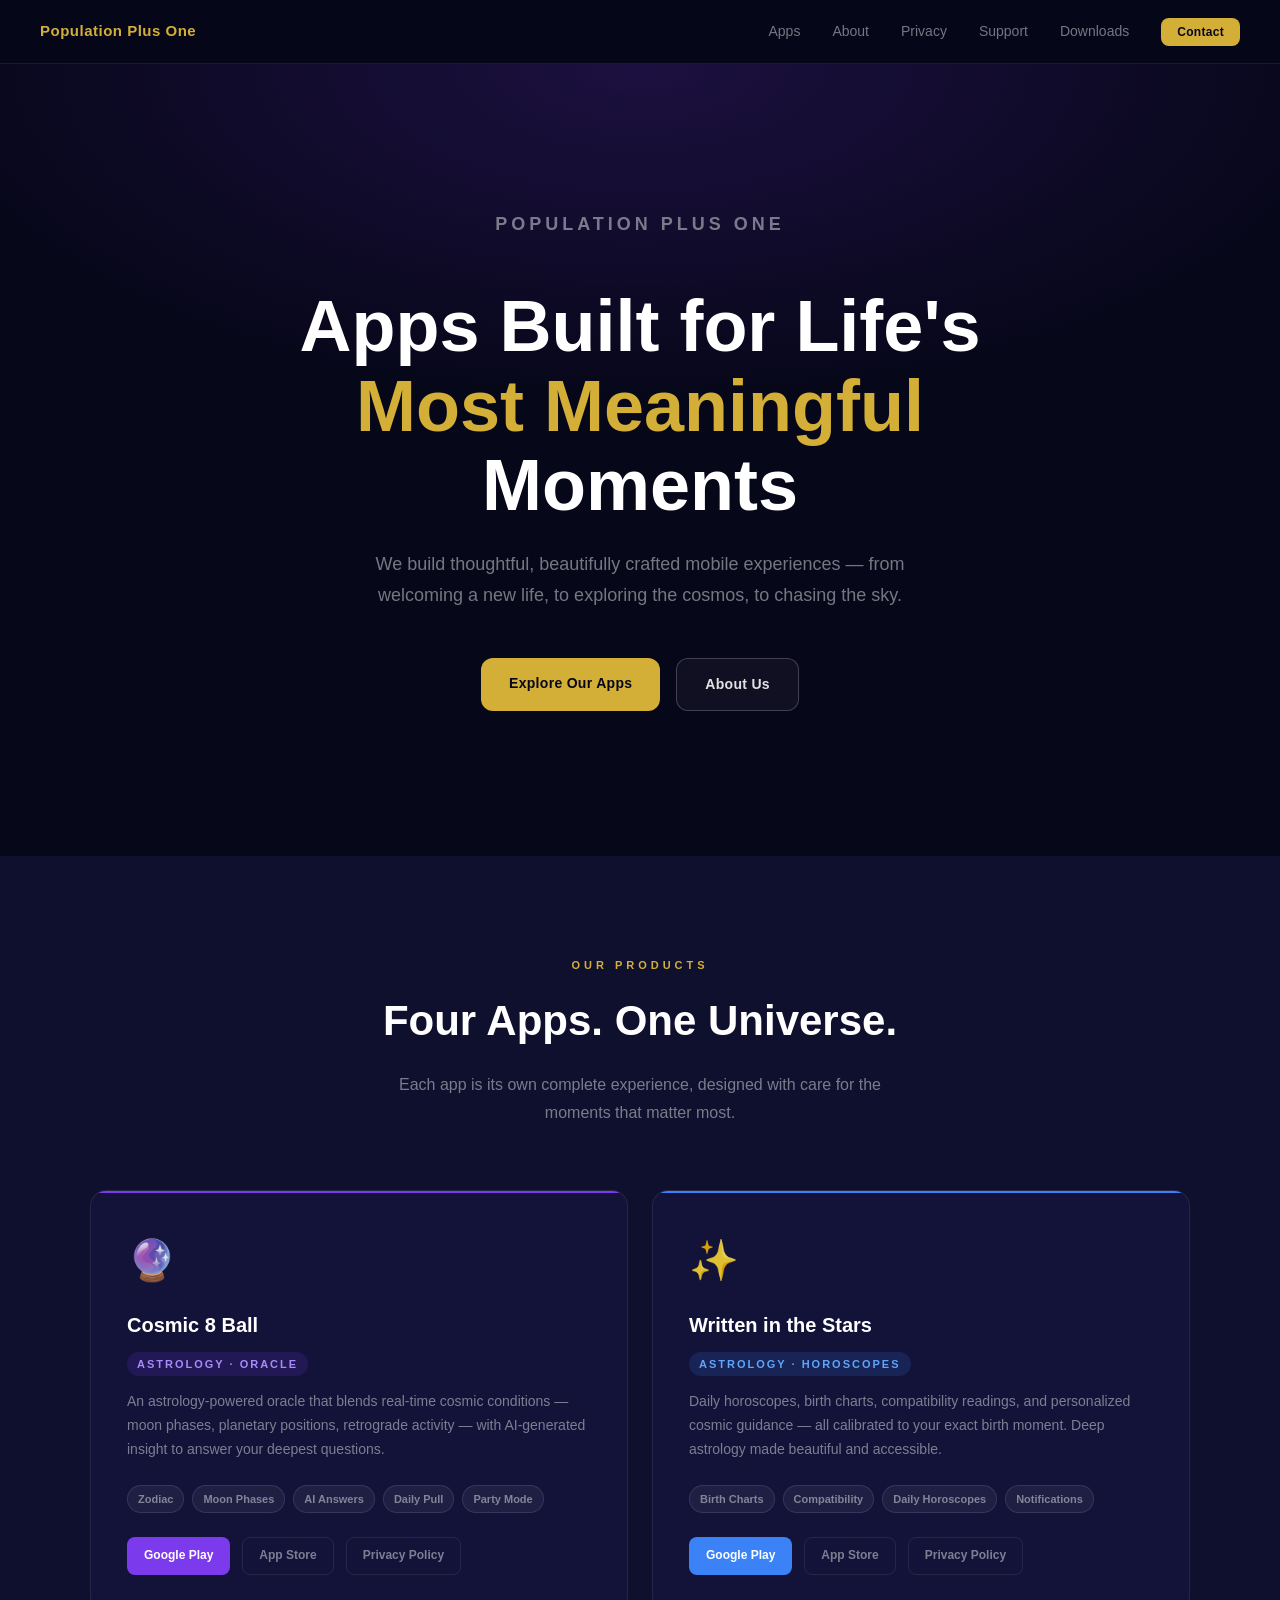
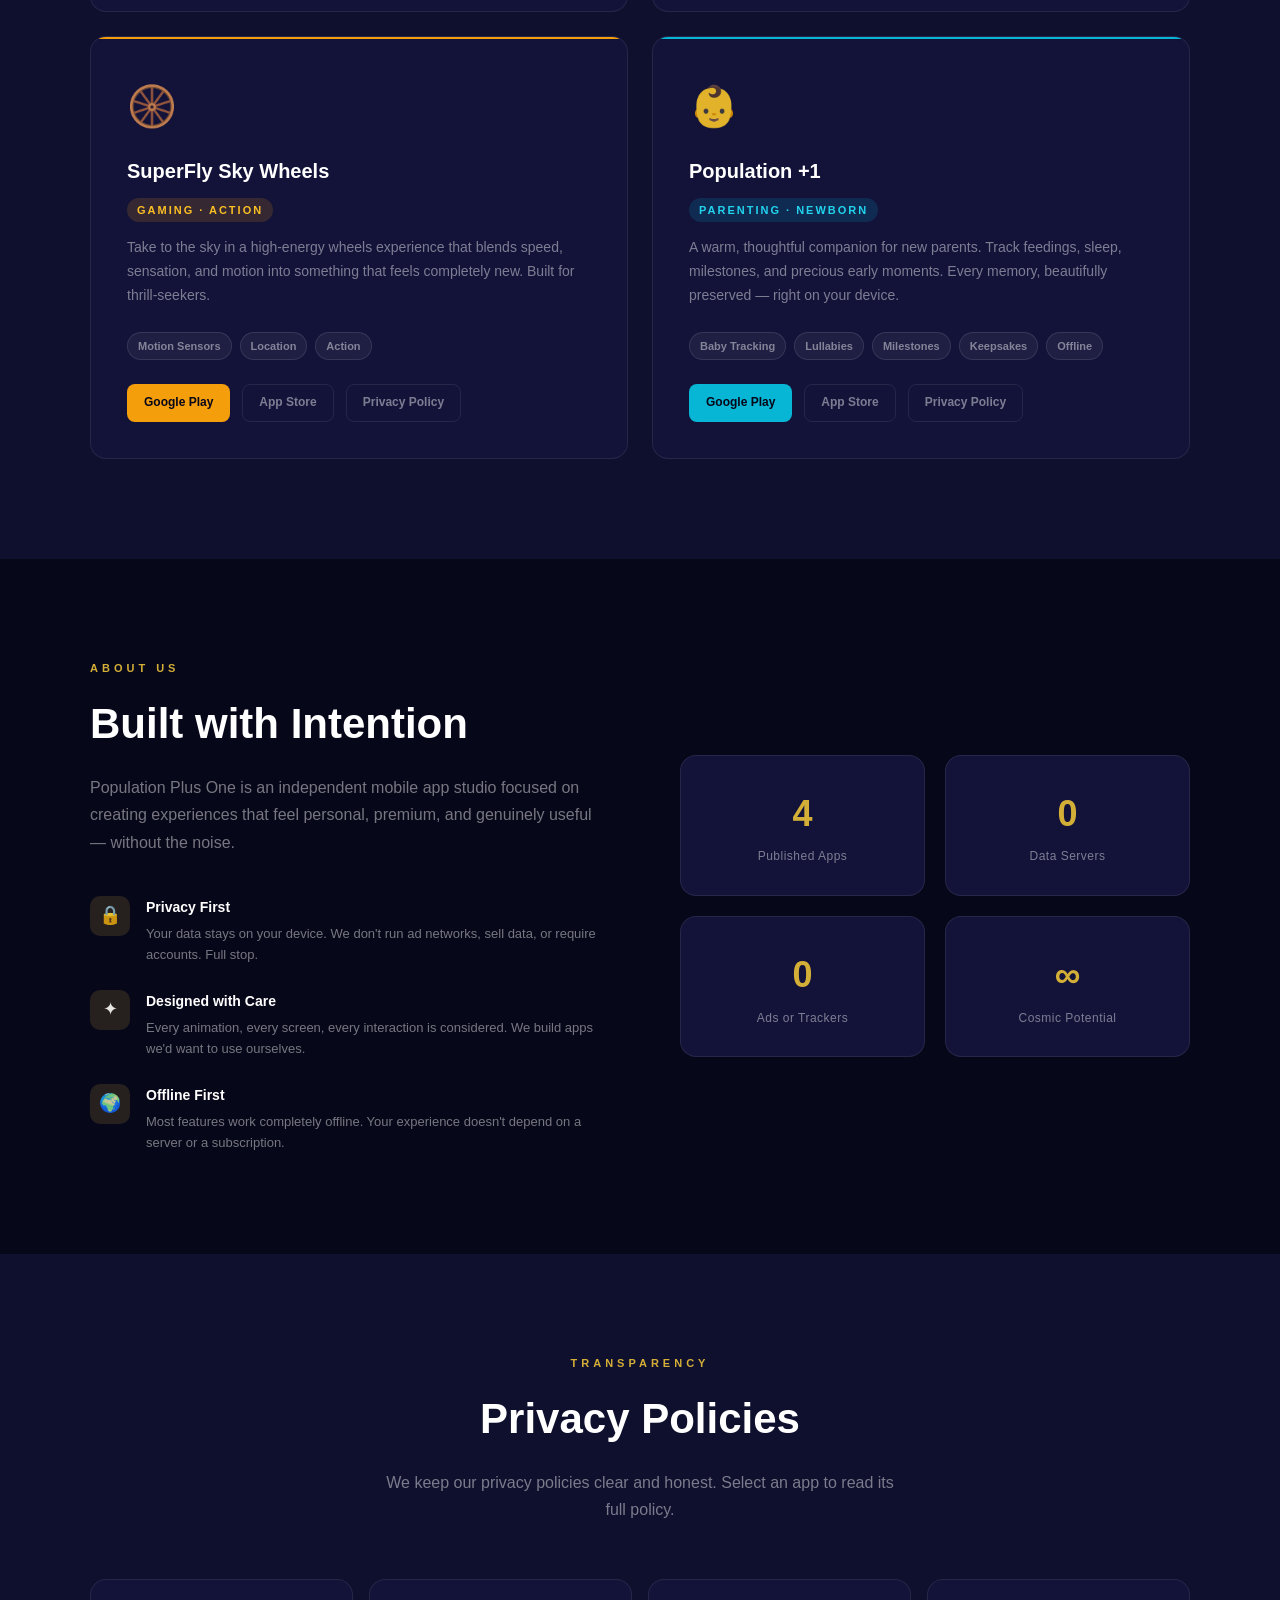
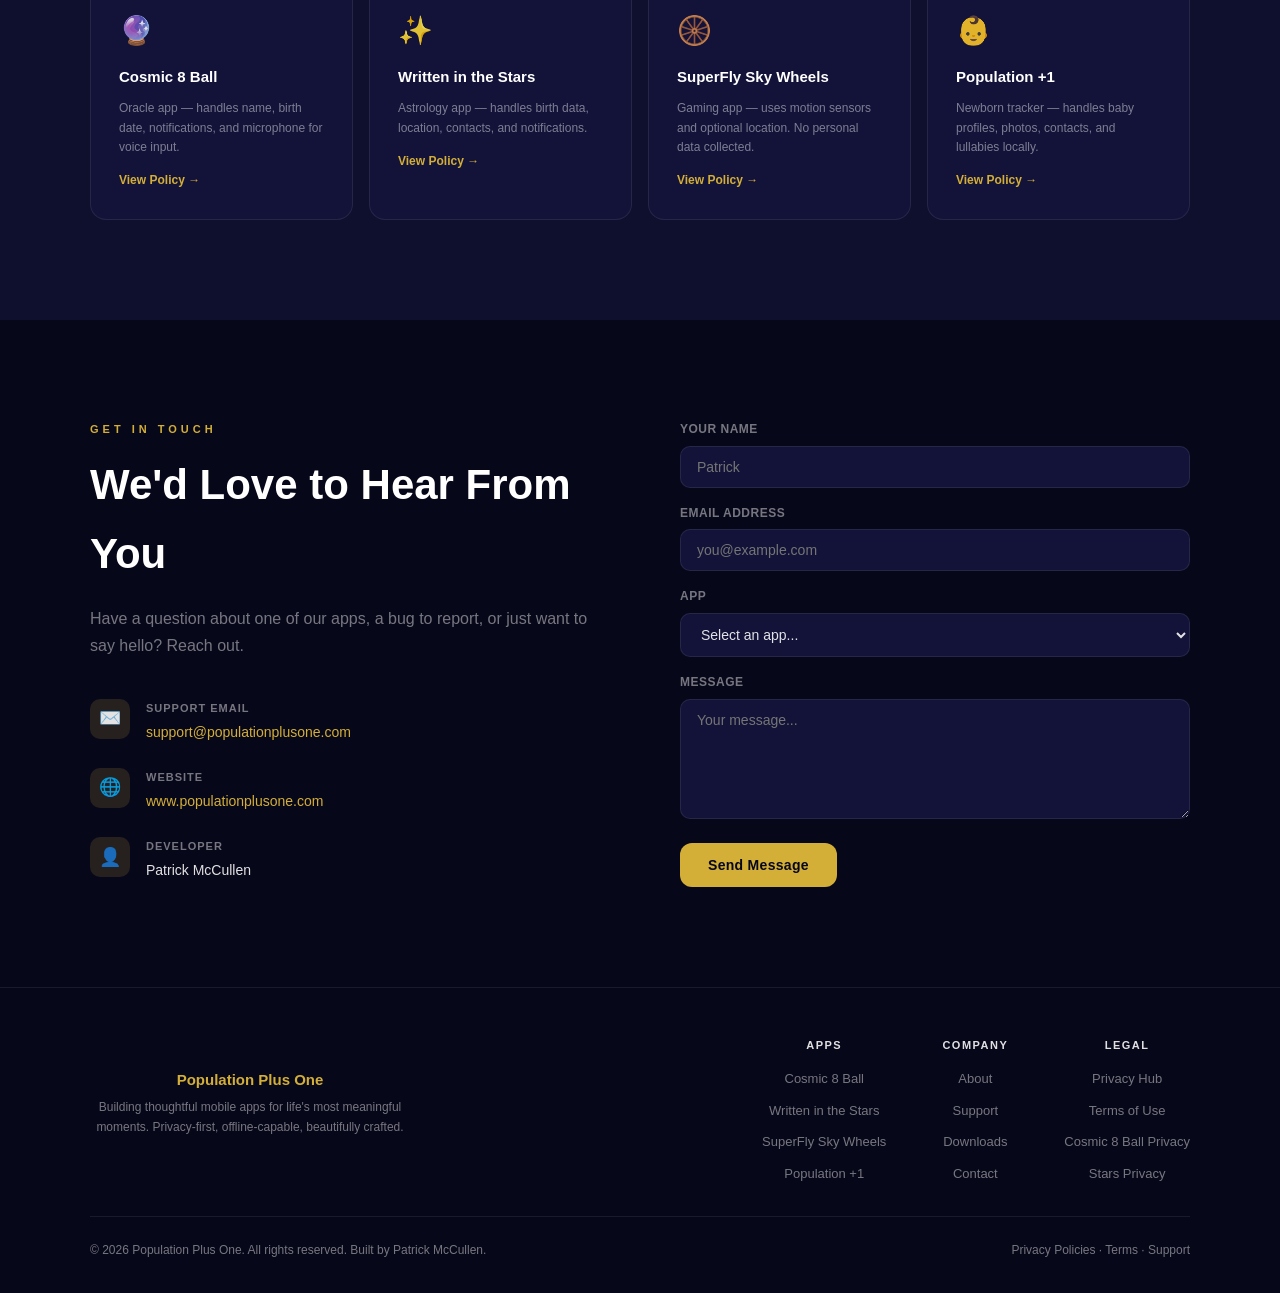
<file: index.html>
<!DOCTYPE html>
<html lang="en">
<head>
    <meta charset="UTF-8">
    <meta name="viewport" content="width=device-width, initial-scale=1.0">
    <title>Population Plus One — Mobile Apps for Life's Moments</title>
    <meta name="description" content="Population Plus One builds thoughtful mobile apps for life's most meaningful moments — from newborns to the cosmos.">
    <meta name="author" content="Patrick McCullen">
    <link rel="stylesheet" href="site.css">
    <style>
        *, *::before, *::after { box-sizing: border-box; margin: 0; padding: 0; }

        :root {
            --bg:          #07071a;
            --surface:     #0f0f2e;
            --card:        #13133a;
            --border:      rgba(255,255,255,0.08);
            --gold:        #d4af37;
            --gold-dim:    rgba(212,175,55,0.15);
            --purple:      #7c3aed;
            --purple-dim:  rgba(124,58,237,0.15);
            --text:        rgba(255,255,255,0.88);
            --muted:       rgba(255,255,255,0.45);
            --radius:      16px;
        }

        html { scroll-behavior: smooth; }

        body {
            font-family: -apple-system, BlinkMacSystemFont, 'Segoe UI', Roboto, sans-serif;
            background: var(--bg);
            color: var(--text);
            line-height: 1.65;
        }

        /* ── NAV ── */
        nav {
            position: sticky; top: 0; z-index: 100;
            display: flex; justify-content: space-between; align-items: center;
            padding: 0 40px; height: 64px;
            background: rgba(7,7,26,0.92);
            backdrop-filter: blur(12px);
            border-bottom: 1px solid var(--border);
        }
        .nav-logo { font-size: 15px; font-weight: 700; color: var(--gold); letter-spacing: 0.5px; }
        .nav-links { display: flex; gap: 32px; list-style: none; }
        .nav-links a { color: var(--muted); text-decoration: none; font-size: 14px; transition: color 0.2s; }
        .nav-links a:hover { color: var(--text); }

        /* ── HERO ── */
        .hero {
            min-height: 88vh;
            display: flex; flex-direction: column; align-items: center; justify-content: center;
            text-align: center; padding: 80px 24px;
            background: radial-gradient(ellipse 80% 60% at 50% 0%, rgba(124,58,237,0.18) 0%, transparent 70%);
        }
        .hero-eyebrow {
            font-size: 11px; font-weight: 700; letter-spacing: 4px; text-transform: uppercase;
            color: var(--gold); margin-bottom: 20px;
        }
        .hero h1 {
            font-size: clamp(36px, 6vw, 72px); font-weight: 800; line-height: 1.1;
            color: #fff; max-width: 800px; margin-bottom: 24px;
        }
        .hero h1 span { color: var(--gold); }
        .hero p {
            font-size: 18px; color: var(--muted); max-width: 560px; margin-bottom: 48px; line-height: 1.7;
        }
        .hero-cta {
            display: inline-flex; gap: 16px; flex-wrap: wrap; justify-content: center;
        }
        .btn {
            display: inline-block; padding: 14px 28px; border-radius: 12px;
            font-size: 14px; font-weight: 700; text-decoration: none; transition: all 0.2s; letter-spacing: 0.3px;
        }
        .btn-primary { background: var(--gold); color: #07071a; }
        .btn-primary:hover { background: #e8c547; transform: translateY(-1px); }
        .btn-ghost {
            border: 1px solid rgba(255,255,255,0.2); color: var(--text);
            background: rgba(255,255,255,0.04);
        }
        .btn-ghost:hover { border-color: rgba(255,255,255,0.4); background: rgba(255,255,255,0.08); }

        /* ── SECTION ── */
        section { padding: 100px 24px; }
        .container { max-width: 1100px; margin: 0 auto; }
        .section-label {
            font-size: 11px; font-weight: 700; letter-spacing: 4px; text-transform: uppercase;
            color: var(--gold); margin-bottom: 12px;
        }
        .section-title { font-size: clamp(28px, 4vw, 42px); font-weight: 800; color: #fff; margin-bottom: 16px; }
        .section-sub { font-size: 16px; color: var(--muted); max-width: 520px; line-height: 1.7; }

        /* ── APP CARDS ── */
        #apps { background: var(--surface); }
        .apps-header { text-align: center; margin-bottom: 64px; }
        .apps-header .section-sub { margin: 0 auto; }
        .app-grid {
            display: grid; grid-template-columns: repeat(auto-fill, minmax(480px, 1fr)); gap: 24px;
        }
        .app-card {
            background: var(--card); border-radius: var(--radius);
            border: 1px solid var(--border); padding: 36px;
            transition: border-color 0.25s, transform 0.2s;
            position: relative; overflow: hidden;
        }
        .app-card::before {
            content: ''; position: absolute; top: 0; left: 0; right: 0; height: 2px;
            background: var(--card-accent, var(--gold));
        }
        .app-card:hover { border-color: rgba(255,255,255,0.16); transform: translateY(-2px); }
        .app-icon { font-size: 40px; margin-bottom: 16px; }
        .app-name { font-size: 20px; font-weight: 800; color: #fff; margin-bottom: 8px; }
        .app-category {
            display: inline-block; font-size: 11px; font-weight: 700; letter-spacing: 2px;
            text-transform: uppercase; padding: 3px 10px; border-radius: 20px;
            background: var(--gold-dim); color: var(--gold); margin-bottom: 14px;
        }
        .app-desc { font-size: 14px; color: var(--muted); line-height: 1.7; margin-bottom: 24px; }
        .app-tags { display: flex; gap: 8px; flex-wrap: wrap; margin-bottom: 24px; }
        .tag {
            font-size: 11px; font-weight: 600; padding: 4px 10px; border-radius: 20px;
            background: rgba(255,255,255,0.05); border: 1px solid rgba(255,255,255,0.1); color: var(--muted);
        }
        .app-links { display: flex; gap: 12px; flex-wrap: wrap; }
        .app-link {
            font-size: 12px; font-weight: 700; text-decoration: none; padding: 8px 16px;
            border-radius: 8px; border: 1px solid var(--border); color: var(--muted);
            transition: all 0.2s;
        }
        .app-link:hover { color: var(--text); border-color: rgba(255,255,255,0.25); }
        .app-link.primary {
            background: var(--card-accent, var(--gold)); border-color: transparent;
            color: #07071a;
        }
        .app-link.primary:hover { opacity: 0.88; }

        /* App accent colors */
        .app-cosmic   { --card-accent: #7c3aed; }
        .app-stars    { --card-accent: #3b82f6; }
        .app-wheels   { --card-accent: #f59e0b; }
        .app-plusone  { --card-accent: #06b6d4; }
        .app-cosmic .app-category   { background: rgba(124,58,237,0.15); color: #a78bfa; }
        .app-stars .app-category    { background: rgba(59,130,246,0.15); color: #60a5fa; }
        .app-wheels .app-category   { background: rgba(245,158,11,0.15); color: #fbbf24; }
        .app-plusone .app-category  { background: rgba(6,182,212,0.15); color: #22d3ee; }
        .app-cosmic .app-link.primary   { background: #7c3aed; color: #fff; }
        .app-stars .app-link.primary    { background: #3b82f6; color: #fff; }
        .app-wheels .app-link.primary   { background: #f59e0b; color: #07071a; }
        .app-plusone .app-link.primary  { background: #06b6d4; color: #07071a; }

        /* ── ABOUT ── */
        .about-grid { display: grid; grid-template-columns: 1fr 1fr; gap: 80px; align-items: center; }
        .about-values { display: flex; flex-direction: column; gap: 24px; margin-top: 40px; }
        .value-item { display: flex; gap: 16px; align-items: flex-start; }
        .value-icon {
            width: 40px; height: 40px; border-radius: 10px;
            background: var(--gold-dim); display: flex; align-items: center; justify-content: center;
            font-size: 18px; flex-shrink: 0;
        }
        .value-title { font-size: 14px; font-weight: 700; color: #fff; margin-bottom: 4px; }
        .value-desc { font-size: 13px; color: var(--muted); }
        .about-stat-grid { display: grid; grid-template-columns: 1fr 1fr; gap: 20px; }
        .stat-card {
            background: var(--card); border: 1px solid var(--border); border-radius: var(--radius);
            padding: 28px; text-align: center;
        }
        .stat-num { font-size: 36px; font-weight: 800; color: var(--gold); }
        .stat-label { font-size: 12px; color: var(--muted); margin-top: 4px; letter-spacing: 0.5px; }

        /* ── PRIVACY ── */
        #privacy { background: var(--surface); }
        .privacy-header { text-align: center; margin-bottom: 56px; }
        .privacy-header .section-sub { margin: 0 auto; }
        .privacy-grid { display: grid; grid-template-columns: repeat(auto-fill, minmax(240px, 1fr)); gap: 16px; }
        .privacy-card {
            background: var(--card); border: 1px solid var(--border); border-radius: var(--radius);
            padding: 28px; text-decoration: none; color: var(--text);
            transition: all 0.2s; display: flex; flex-direction: column; gap: 10px;
        }
        .privacy-card:hover { border-color: rgba(255,255,255,0.2); transform: translateY(-2px); }
        .privacy-card-icon { font-size: 28px; }
        .privacy-card-name { font-size: 15px; font-weight: 700; color: #fff; }
        .privacy-card-desc { font-size: 12px; color: var(--muted); line-height: 1.6; }
        .privacy-card-link {
            display: inline-flex; align-items: center; gap: 4px;
            font-size: 12px; font-weight: 700; color: var(--gold); margin-top: 4px;
        }

        /* ── CONTACT ── */
        .contact-grid { display: grid; grid-template-columns: 1fr 1fr; gap: 80px; align-items: start; }
        .contact-form { display: flex; flex-direction: column; gap: 16px; }
        .form-group label { display: block; font-size: 12px; font-weight: 700; color: var(--muted); margin-bottom: 6px; letter-spacing: 0.5px; text-transform: uppercase; }
        .form-group input, .form-group textarea, .form-group select {
            width: 100%; background: var(--card); border: 1px solid var(--border);
            border-radius: 10px; padding: 12px 16px; color: var(--text);
            font-size: 14px; font-family: inherit; outline: none; transition: border-color 0.2s;
        }
        .form-group input:focus, .form-group textarea:focus, .form-group select:focus {
            border-color: rgba(212,175,55,0.5);
        }
        .form-group textarea { min-height: 120px; resize: vertical; }
        .contact-info { display: flex; flex-direction: column; gap: 24px; }
        .contact-item { display: flex; gap: 16px; align-items: flex-start; }
        .contact-item-icon {
            width: 40px; height: 40px; border-radius: 10px; background: var(--gold-dim);
            display: flex; align-items: center; justify-content: center; font-size: 18px; flex-shrink: 0;
        }
        .contact-item-label { font-size: 11px; font-weight: 700; color: var(--muted); text-transform: uppercase; letter-spacing: 1px; margin-bottom: 4px; }
        .contact-item-value { font-size: 14px; color: var(--text); }
        .contact-item-value a { color: var(--gold); text-decoration: none; }

        /* ── FOOTER ── */
        footer {
            border-top: 1px solid var(--border); padding: 40px 24px;
            text-align: center; color: var(--muted); font-size: 13px;
        }
        footer a { color: var(--muted); text-decoration: none; }
        footer a:hover { color: var(--text); }
        .footer-inner { max-width: 1100px; margin: 0 auto; display: flex; justify-content: space-between; align-items: center; flex-wrap: wrap; gap: 16px; }
        .footer-links { display: flex; gap: 24px; }

        /* ── RESPONSIVE ── */
        @media (max-width: 768px) {
            nav { padding: 0 20px; }
            .nav-links { display: none; }
            .app-grid { grid-template-columns: 1fr; }
            .about-grid, .contact-grid { grid-template-columns: 1fr; gap: 48px; }
            .about-stat-grid { grid-template-columns: 1fr 1fr; }
            .hero p { font-size: 16px; }
        }
    </style>
</head>
<body>

<!-- NAV -->
<nav class="site-nav">
    <a href="/" class="nav-logo">Population Plus One</a>
    <ul class="nav-links">
        <li><a href="apps/">Apps</a></li>
        <li><a href="about/">About</a></li>
        <li><a href="privacy/">Privacy</a></li>
        <li><a href="support/">Support</a></li>
        <li><a href="downloads/">Downloads</a></li>
        <li><a href="mailto:support@populationplusone.com" class="nav-cta">Contact</a></li>
    </ul>
</nav>

<!-- HERO -->
<section class="hero">
    <p class="hero-eyebrow">Population Plus One</p>
    <h1>Apps Built for Life's <span>Most Meaningful</span> Moments</h1>
    <p>We build thoughtful, beautifully crafted mobile experiences — from welcoming a new life, to exploring the cosmos, to chasing the sky.</p>
    <div class="hero-cta">
        <a href="#apps" class="btn btn-primary">Explore Our Apps</a>
        <a href="#about" class="btn btn-ghost">About Us</a>
    </div>
</section>

<!-- APPS -->
<section id="apps">
    <div class="container">
        <div class="apps-header">
            <p class="section-label">Our Products</p>
            <h2 class="section-title">Four Apps. One Universe.</h2>
            <p class="section-sub">Each app is its own complete experience, designed with care for the moments that matter most.</p>
        </div>
        <div class="app-grid">

            <!-- Cosmic 8 Ball -->
            <div class="app-card app-cosmic">
                <div class="app-icon">🔮</div>
                <div class="app-name">Cosmic 8 Ball</div>
                <span class="app-category">Astrology · Oracle</span>
                <p class="app-desc">An astrology-powered oracle that blends real-time cosmic conditions — moon phases, planetary positions, retrograde activity — with AI-generated insight to answer your deepest questions.</p>
                <div class="app-tags">
                    <span class="tag">Zodiac</span>
                    <span class="tag">Moon Phases</span>
                    <span class="tag">AI Answers</span>
                    <span class="tag">Daily Pull</span>
                    <span class="tag">Party Mode</span>
                </div>
                <div class="app-links">
                    <a href="https://play.google.com/store" class="app-link primary">Google Play</a>
                    <a href="https://apps.apple.com" class="app-link">App Store</a>
                    <a href="privacy/cosmic-8-ball.html" class="app-link">Privacy Policy</a>
                </div>
            </div>

            <!-- Written in the Stars -->
            <div class="app-card app-stars">
                <div class="app-icon">✨</div>
                <div class="app-name">Written in the Stars</div>
                <span class="app-category">Astrology · Horoscopes</span>
                <p class="app-desc">Daily horoscopes, birth charts, compatibility readings, and personalized cosmic guidance — all calibrated to your exact birth moment. Deep astrology made beautiful and accessible.</p>
                <div class="app-tags">
                    <span class="tag">Birth Charts</span>
                    <span class="tag">Compatibility</span>
                    <span class="tag">Daily Horoscopes</span>
                    <span class="tag">Notifications</span>
                </div>
                <div class="app-links">
                    <a href="https://play.google.com/store/apps/details?id=com.newearthling.writteninthestars" class="app-link primary">Google Play</a>
                    <a href="https://apps.apple.com" class="app-link">App Store</a>
                    <a href="privacy/written-in-the-stars.html" class="app-link">Privacy Policy</a>
                </div>
            </div>

            <!-- SuperFly Sky Wheels -->
            <div class="app-card app-wheels">
                <div class="app-icon">🛞</div>
                <div class="app-name">SuperFly Sky Wheels</div>
                <span class="app-category">Gaming · Action</span>
                <p class="app-desc">Take to the sky in a high-energy wheels experience that blends speed, sensation, and motion into something that feels completely new. Built for thrill-seekers.</p>
                <div class="app-tags">
                    <span class="tag">Motion Sensors</span>
                    <span class="tag">Location</span>
                    <span class="tag">Action</span>
                </div>
                <div class="app-links">
                    <a href="https://play.google.com/store" class="app-link primary">Google Play</a>
                    <a href="https://apps.apple.com" class="app-link">App Store</a>
                    <a href="privacy/superfly-sky-wheels.html" class="app-link">Privacy Policy</a>
                </div>
            </div>

            <!-- Population +1 -->
            <div class="app-card app-plusone">
                <div class="app-icon">👶</div>
                <div class="app-name">Population +1</div>
                <span class="app-category">Parenting · Newborn</span>
                <p class="app-desc">A warm, thoughtful companion for new parents. Track feedings, sleep, milestones, and precious early moments. Every memory, beautifully preserved — right on your device.</p>
                <div class="app-tags">
                    <span class="tag">Baby Tracking</span>
                    <span class="tag">Lullabies</span>
                    <span class="tag">Milestones</span>
                    <span class="tag">Keepsakes</span>
                    <span class="tag">Offline</span>
                </div>
                <div class="app-links">
                    <a href="https://play.google.com/store" class="app-link primary">Google Play</a>
                    <a href="https://apps.apple.com" class="app-link">App Store</a>
                    <a href="privacy/population-plus-one.html" class="app-link">Privacy Policy</a>
                </div>
            </div>

        </div>
    </div>
</section>

<!-- ABOUT -->
<section id="about">
    <div class="container">
        <div class="about-grid">
            <div>
                <p class="section-label">About Us</p>
                <h2 class="section-title">Built with Intention</h2>
                <p class="section-sub">Population Plus One is an independent mobile app studio focused on creating experiences that feel personal, premium, and genuinely useful — without the noise.</p>
                <div class="about-values">
                    <div class="value-item">
                        <div class="value-icon">🔒</div>
                        <div>
                            <div class="value-title">Privacy First</div>
                            <div class="value-desc">Your data stays on your device. We don't run ad networks, sell data, or require accounts. Full stop.</div>
                        </div>
                    </div>
                    <div class="value-item">
                        <div class="value-icon">✦</div>
                        <div>
                            <div class="value-title">Designed with Care</div>
                            <div class="value-desc">Every animation, every screen, every interaction is considered. We build apps we'd want to use ourselves.</div>
                        </div>
                    </div>
                    <div class="value-item">
                        <div class="value-icon">🌍</div>
                        <div>
                            <div class="value-title">Offline First</div>
                            <div class="value-desc">Most features work completely offline. Your experience doesn't depend on a server or a subscription.</div>
                        </div>
                    </div>
                </div>
            </div>
            <div class="about-stat-grid">
                <div class="stat-card">
                    <div class="stat-num">4</div>
                    <div class="stat-label">Published Apps</div>
                </div>
                <div class="stat-card">
                    <div class="stat-num">0</div>
                    <div class="stat-label">Data Servers</div>
                </div>
                <div class="stat-card">
                    <div class="stat-num">0</div>
                    <div class="stat-label">Ads or Trackers</div>
                </div>
                <div class="stat-card">
                    <div class="stat-num">∞</div>
                    <div class="stat-label">Cosmic Potential</div>
                </div>
            </div>
        </div>
    </div>
</section>

<!-- PRIVACY -->
<section id="privacy">
    <div class="container">
        <div class="privacy-header">
            <p class="section-label">Transparency</p>
            <h2 class="section-title">Privacy Policies</h2>
            <p class="section-sub">We keep our privacy policies clear and honest. Select an app to read its full policy.</p>
        </div>
        <div class="privacy-grid">
            <a href="privacy/cosmic-8-ball.html" class="privacy-card">
                <div class="privacy-card-icon">🔮</div>
                <div class="privacy-card-name">Cosmic 8 Ball</div>
                <div class="privacy-card-desc">Oracle app — handles name, birth date, notifications, and microphone for voice input.</div>
                <div class="privacy-card-link">View Policy →</div>
            </a>
            <a href="privacy/written-in-the-stars.html" class="privacy-card">
                <div class="privacy-card-icon">✨</div>
                <div class="privacy-card-name">Written in the Stars</div>
                <div class="privacy-card-desc">Astrology app — handles birth data, location, contacts, and notifications.</div>
                <div class="privacy-card-link">View Policy →</div>
            </a>
            <a href="privacy/superfly-sky-wheels.html" class="privacy-card">
                <div class="privacy-card-icon">🛞</div>
                <div class="privacy-card-name">SuperFly Sky Wheels</div>
                <div class="privacy-card-desc">Gaming app — uses motion sensors and optional location. No personal data collected.</div>
                <div class="privacy-card-link">View Policy →</div>
            </a>
            <a href="privacy/population-plus-one.html" class="privacy-card">
                <div class="privacy-card-icon">👶</div>
                <div class="privacy-card-name">Population +1</div>
                <div class="privacy-card-desc">Newborn tracker — handles baby profiles, photos, contacts, and lullabies locally.</div>
                <div class="privacy-card-link">View Policy →</div>
            </a>
        </div>
    </div>
</section>

<!-- CONTACT -->
<section id="contact">
    <div class="container">
        <div class="contact-grid">
            <div>
                <p class="section-label">Get in Touch</p>
                <h2 class="section-title">We'd Love to Hear From You</h2>
                <p class="section-sub">Have a question about one of our apps, a bug to report, or just want to say hello? Reach out.</p>
                <div class="contact-info" style="margin-top:40px;">
                    <div class="contact-item">
                        <div class="contact-item-icon">✉️</div>
                        <div>
                            <div class="contact-item-label">Support Email</div>
                            <div class="contact-item-value"><a href="mailto:support@populationplusone.com">support@populationplusone.com</a></div>
                        </div>
                    </div>
                    <div class="contact-item">
                        <div class="contact-item-icon">🌐</div>
                        <div>
                            <div class="contact-item-label">Website</div>
                            <div class="contact-item-value"><a href="https://www.populationplusone.com">www.populationplusone.com</a></div>
                        </div>
                    </div>
                    <div class="contact-item">
                        <div class="contact-item-icon">👤</div>
                        <div>
                            <div class="contact-item-label">Developer</div>
                            <div class="contact-item-value">Patrick McCullen</div>
                        </div>
                    </div>
                </div>
            </div>
            <form class="contact-form" onsubmit="return false;">
                <div class="form-group">
                    <label>Your Name</label>
                    <input type="text" placeholder="Patrick" />
                </div>
                <div class="form-group">
                    <label>Email Address</label>
                    <input type="email" placeholder="you@example.com" />
                </div>
                <div class="form-group">
                    <label>App</label>
                    <select>
                        <option value="">Select an app...</option>
                        <option>Cosmic 8 Ball</option>
                        <option>Written in the Stars</option>
                        <option>SuperFly Sky Wheels</option>
                        <option>Population +1</option>
                        <option>General / Other</option>
                    </select>
                </div>
                <div class="form-group">
                    <label>Message</label>
                    <textarea placeholder="Your message..."></textarea>
                </div>
                <button type="submit" class="btn btn-primary" style="align-self:flex-start;">Send Message</button>
            </form>
        </div>
    </div>
</section>

<!-- FOOTER -->
<footer class="site-footer">
    <div class="footer-inner">
        <div>
            <div class="footer-brand">
                <div class="footer-brand-name">Population Plus One</div>
                <div class="footer-brand-desc">Building thoughtful mobile apps for life's most meaningful moments. Privacy-first, offline-capable, beautifully crafted.</div>
            </div>
        </div>
        <div class="footer-cols">
            <div class="footer-col">
                <div class="footer-col-title">Apps</div>
                <ul>
                    <li><a href="apps/#cosmic">Cosmic 8 Ball</a></li>
                    <li><a href="apps/#stars">Written in the Stars</a></li>
                    <li><a href="apps/#wheels">SuperFly Sky Wheels</a></li>
                    <li><a href="apps/#plusone">Population +1</a></li>
                </ul>
            </div>
            <div class="footer-col">
                <div class="footer-col-title">Company</div>
                <ul>
                    <li><a href="about/">About</a></li>
                    <li><a href="support/">Support</a></li>
                    <li><a href="downloads/">Downloads</a></li>
                    <li><a href="mailto:support@populationplusone.com">Contact</a></li>
                </ul>
            </div>
            <div class="footer-col">
                <div class="footer-col-title">Legal</div>
                <ul>
                    <li><a href="privacy/">Privacy Hub</a></li>
                    <li><a href="terms/">Terms of Use</a></li>
                    <li><a href="privacy/cosmic-8-ball.html">Cosmic 8 Ball Privacy</a></li>
                    <li><a href="privacy/written-in-the-stars.html">Stars Privacy</a></li>
                </ul>
            </div>
        </div>
    </div>
    <div class="footer-bottom">
        <span>© 2026 Population Plus One. All rights reserved. Built by Patrick McCullen.</span>
        <span><a href="privacy/">Privacy Policies</a> · <a href="terms/">Terms</a> · <a href="support/">Support</a></span>
    </div>
</footer>

</body>
</html>
</file>
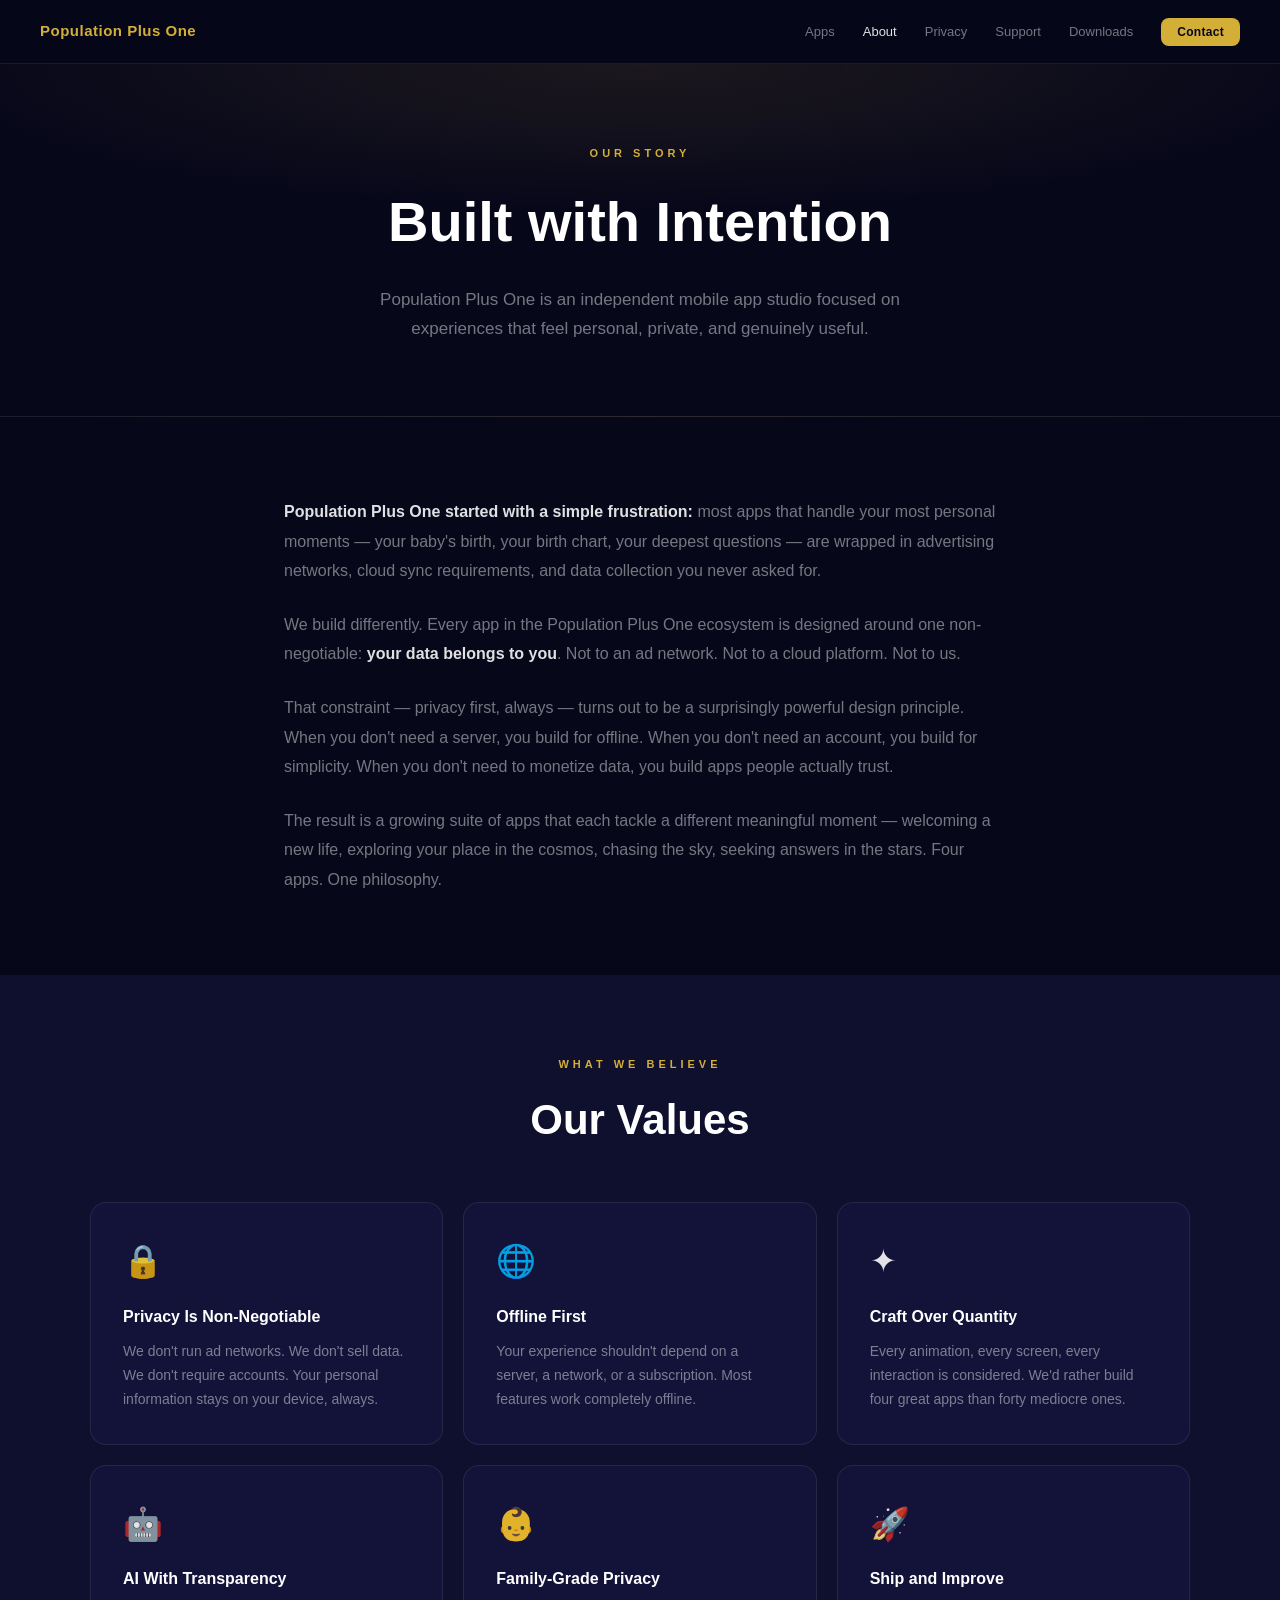
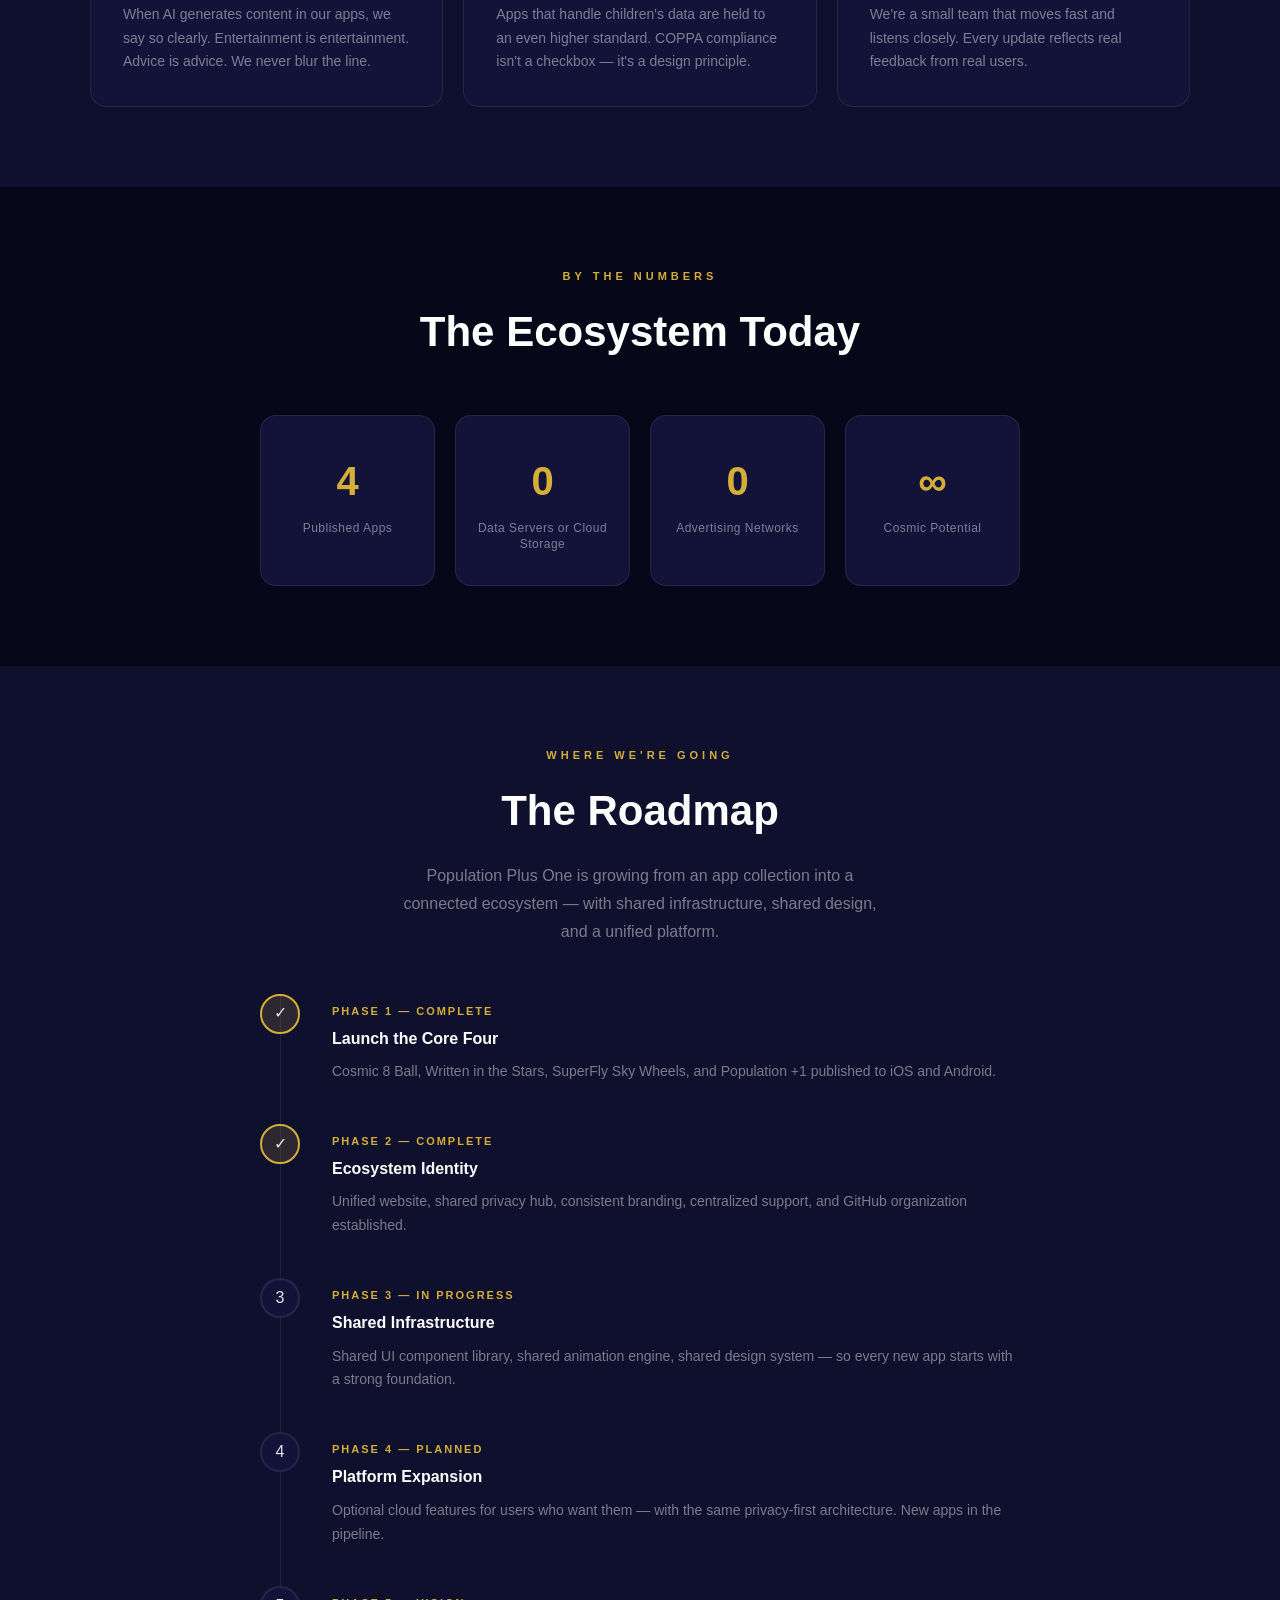
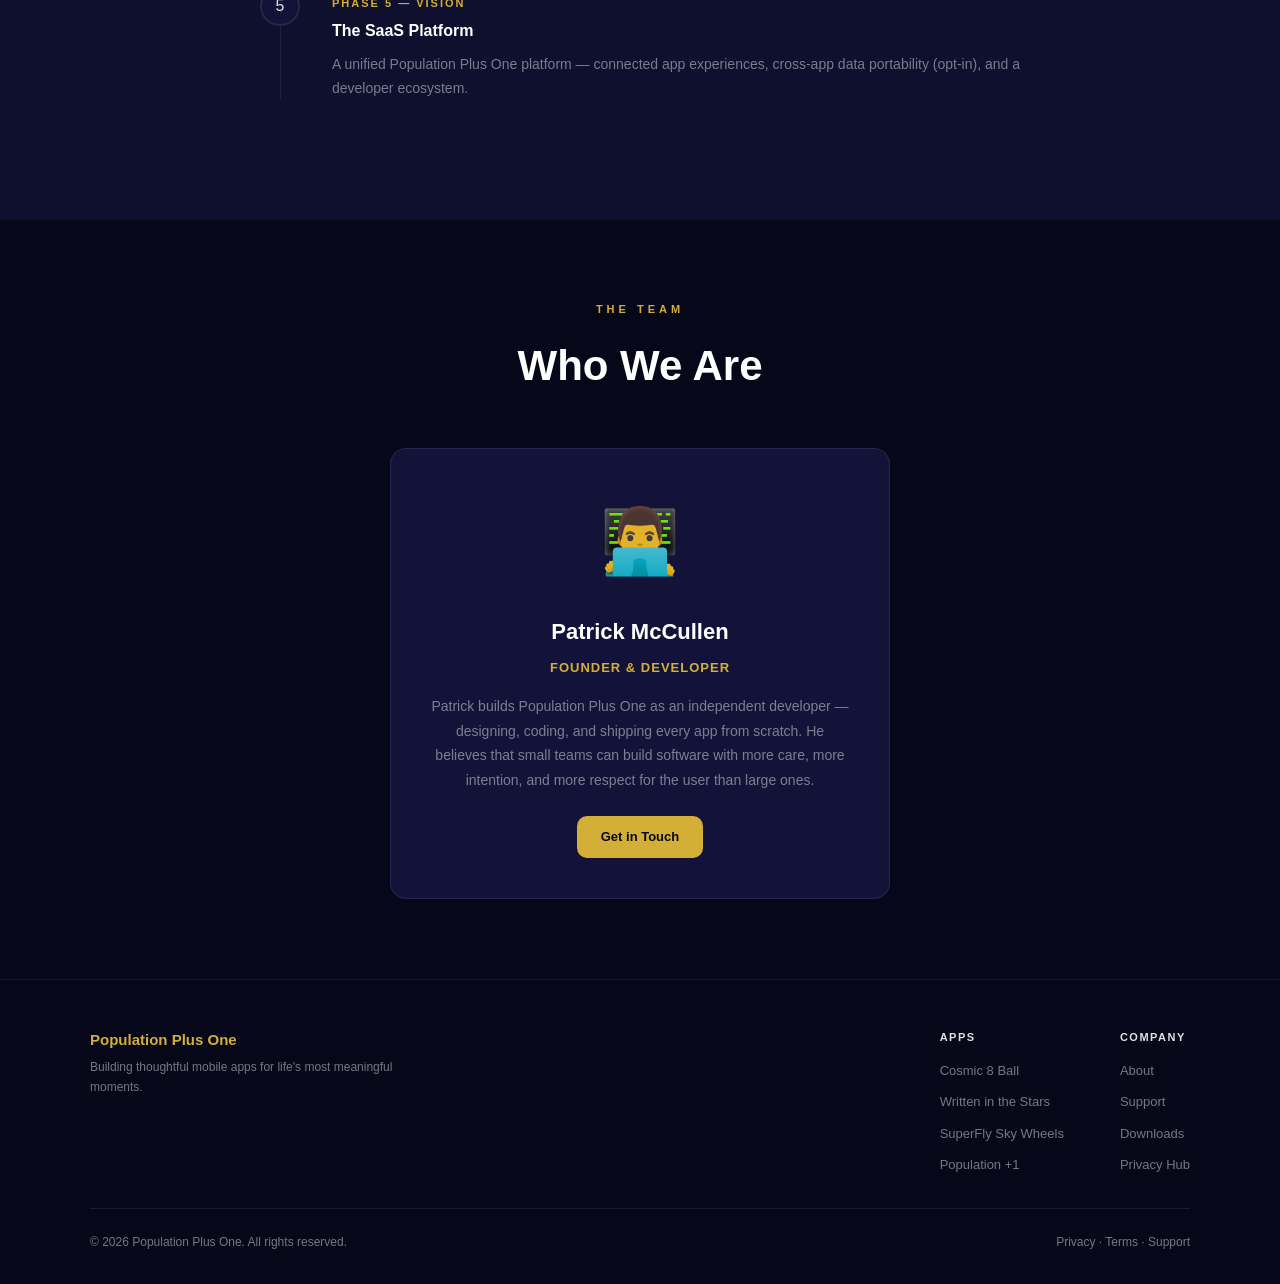
<file: about/index.html>
<!DOCTYPE html>
<html lang="en">
<head>
<meta charset="UTF-8">
<meta name="viewport" content="width=device-width, initial-scale=1.0">
<title>About — Population Plus One</title>
<meta name="description" content="Population Plus One is an independent mobile app studio building privacy-first apps for life's most meaningful moments.">
<link rel="stylesheet" href="../site.css">
<style>
    .about-hero {
        padding: 80px 24px 72px; text-align: center;
        background: radial-gradient(ellipse 80% 60% at 50% 0%, rgba(212,175,55,0.1) 0%, transparent 70%);
        border-bottom: 1px solid var(--border);
    }
    .story-section { max-width: 760px; margin: 0 auto; padding: 80px 24px; }
    .story-section p { font-size: 16px; color: var(--muted); line-height: 1.85; margin-bottom: 24px; }
    .story-section p:last-child { margin-bottom: 0; }
    .story-section .highlight { color: var(--text); font-weight: 600; }

    .values-section { padding: 80px 24px; background: var(--surface); }
    .values-grid {
        max-width: 1100px; margin: 48px auto 0;
        display: grid; grid-template-columns: repeat(auto-fill, minmax(280px, 1fr)); gap: 20px;
    }
    .value-card {
        background: var(--card); border: 1px solid var(--border);
        border-radius: var(--radius); padding: 32px;
    }
    .value-card-icon { font-size: 32px; margin-bottom: 16px; display: block; }
    .value-card-title { font-size: 16px; font-weight: 800; color: #fff; margin-bottom: 10px; }
    .value-card-desc { font-size: 14px; color: var(--muted); line-height: 1.7; }

    .stats-section { padding: 80px 24px; }
    .stats-grid {
        max-width: 760px; margin: 48px auto 0;
        display: grid; grid-template-columns: repeat(4, 1fr); gap: 20px;
    }
    .stat-block {
        background: var(--card); border: 1px solid var(--border);
        border-radius: var(--radius); padding: 32px 20px; text-align: center;
    }
    .stat-block .stat-num { font-size: 40px; font-weight: 800; color: var(--gold); }
    .stat-block .stat-label { font-size: 12px; color: var(--muted); margin-top: 6px; letter-spacing: 0.5px; line-height: 1.4; }

    .vision-section { padding: 80px 24px; background: var(--surface); }
    .vision-content { max-width: 760px; margin: 0 auto; }
    .vision-content .timeline { margin-top: 48px; position: relative; }
    .timeline::before {
        content: ''; position: absolute; left: 20px; top: 0; bottom: 0; width: 1px;
        background: var(--border);
    }
    .timeline-item { display: flex; gap: 32px; margin-bottom: 40px; position: relative; }
    .timeline-dot {
        width: 40px; height: 40px; border-radius: 50%; flex-shrink: 0;
        background: var(--card); border: 2px solid var(--border);
        display: flex; align-items: center; justify-content: center; font-size: 16px;
        position: relative; z-index: 1;
    }
    .timeline-dot.active { border-color: var(--gold); background: var(--gold-dim); }
    .timeline-body { padding-top: 8px; }
    .timeline-phase { font-size: 11px; font-weight: 700; text-transform: uppercase; letter-spacing: 2px; color: var(--gold); margin-bottom: 6px; }
    .timeline-title { font-size: 16px; font-weight: 700; color: #fff; margin-bottom: 8px; }
    .timeline-desc { font-size: 14px; color: var(--muted); line-height: 1.7; }

    .team-section { padding: 80px 24px; }
    .team-card {
        max-width: 500px; margin: 48px auto 0;
        background: var(--card); border: 1px solid var(--border);
        border-radius: var(--radius); padding: 40px; text-align: center;
    }
    .team-avatar { font-size: 64px; margin-bottom: 20px; display: block; }
    .team-name { font-size: 22px; font-weight: 800; color: #fff; margin-bottom: 6px; }
    .team-role { font-size: 13px; color: var(--gold); font-weight: 700; letter-spacing: 1px; text-transform: uppercase; margin-bottom: 16px; }
    .team-bio { font-size: 14px; color: var(--muted); line-height: 1.75; margin-bottom: 24px; }
    .team-contact a {
        display: inline-block; padding: 10px 24px; border-radius: 10px;
        background: var(--gold); color: #07071a; font-size: 13px; font-weight: 700;
        text-decoration: none; transition: opacity 0.2s;
    }
    .team-contact a:hover { opacity: 0.85; }

    @media (max-width: 768px) {
        .stats-grid { grid-template-columns: repeat(2, 1fr); }
        .timeline::before { left: 16px; }
    }
</style>
</head>
<body>

<nav class="site-nav">
    <a href="../" class="nav-logo">Population Plus One</a>
    <ul class="nav-links">
        <li><a href="../apps/">Apps</a></li>
        <li><a href="../about/" class="active">About</a></li>
        <li><a href="../privacy/">Privacy</a></li>
        <li><a href="../support/">Support</a></li>
        <li><a href="../downloads/">Downloads</a></li>
        <li><a href="mailto:support@populationplusone.com" class="nav-cta">Contact</a></li>
    </ul>
</nav>

<div class="about-hero">
    <span class="page-eyebrow">Our Story</span>
    <h1 class="section-title" style="font-size:clamp(32px,5vw,56px); margin-bottom:16px;">Built with Intention</h1>
    <p class="section-sub" style="max-width:540px; margin:0 auto; font-size:17px;">
        Population Plus One is an independent mobile app studio focused on experiences that feel personal, private, and genuinely useful.
    </p>
</div>

<div class="story-section">
    <p>
        <span class="highlight">Population Plus One started with a simple frustration:</span> most apps that handle your most personal moments — your baby's birth, your birth chart, your deepest questions — are wrapped in advertising networks, cloud sync requirements, and data collection you never asked for.
    </p>
    <p>
        We build differently. Every app in the Population Plus One ecosystem is designed around one non-negotiable: <span class="highlight">your data belongs to you</span>. Not to an ad network. Not to a cloud platform. Not to us.
    </p>
    <p>
        That constraint — privacy first, always — turns out to be a surprisingly powerful design principle. When you don't need a server, you build for offline. When you don't need an account, you build for simplicity. When you don't need to monetize data, you build apps people actually trust.
    </p>
    <p>
        The result is a growing suite of apps that each tackle a different meaningful moment — welcoming a new life, exploring your place in the cosmos, chasing the sky, seeking answers in the stars. Four apps. One philosophy.
    </p>
</div>

<section class="values-section">
    <div class="container">
        <div class="section-header-center">
            <p class="section-label">What We Believe</p>
            <h2 class="section-title">Our Values</h2>
        </div>
        <div class="values-grid">
            <div class="value-card">
                <span class="value-card-icon">🔒</span>
                <div class="value-card-title">Privacy Is Non-Negotiable</div>
                <div class="value-card-desc">We don't run ad networks. We don't sell data. We don't require accounts. Your personal information stays on your device, always.</div>
            </div>
            <div class="value-card">
                <span class="value-card-icon">🌐</span>
                <div class="value-card-title">Offline First</div>
                <div class="value-card-desc">Your experience shouldn't depend on a server, a network, or a subscription. Most features work completely offline.</div>
            </div>
            <div class="value-card">
                <span class="value-card-icon">✦</span>
                <div class="value-card-title">Craft Over Quantity</div>
                <div class="value-card-desc">Every animation, every screen, every interaction is considered. We'd rather build four great apps than forty mediocre ones.</div>
            </div>
            <div class="value-card">
                <span class="value-card-icon">🤖</span>
                <div class="value-card-title">AI With Transparency</div>
                <div class="value-card-desc">When AI generates content in our apps, we say so clearly. Entertainment is entertainment. Advice is advice. We never blur the line.</div>
            </div>
            <div class="value-card">
                <span class="value-card-icon">👶</span>
                <div class="value-card-title">Family-Grade Privacy</div>
                <div class="value-card-desc">Apps that handle children's data are held to an even higher standard. COPPA compliance isn't a checkbox — it's a design principle.</div>
            </div>
            <div class="value-card">
                <span class="value-card-icon">🚀</span>
                <div class="value-card-title">Ship and Improve</div>
                <div class="value-card-desc">We're a small team that moves fast and listens closely. Every update reflects real feedback from real users.</div>
            </div>
        </div>
    </div>
</section>

<section class="stats-section">
    <div class="container section-header-center">
        <p class="section-label">By the Numbers</p>
        <h2 class="section-title">The Ecosystem Today</h2>
    </div>
    <div class="stats-grid">
        <div class="stat-block">
            <div class="stat-num">4</div>
            <div class="stat-label">Published Apps</div>
        </div>
        <div class="stat-block">
            <div class="stat-num">0</div>
            <div class="stat-label">Data Servers or Cloud Storage</div>
        </div>
        <div class="stat-block">
            <div class="stat-num">0</div>
            <div class="stat-label">Advertising Networks</div>
        </div>
        <div class="stat-block">
            <div class="stat-num">∞</div>
            <div class="stat-label">Cosmic Potential</div>
        </div>
    </div>
</section>

<section class="vision-section">
    <div class="vision-content">
        <div class="container section-header-center">
            <p class="section-label" style="text-align:center;">Where We're Going</p>
            <h2 class="section-title" style="text-align:center;">The Roadmap</h2>
            <p class="section-sub" style="text-align:center; max-width:480px; margin:0 auto;">Population Plus One is growing from an app collection into a connected ecosystem — with shared infrastructure, shared design, and a unified platform.</p>
        </div>
        <div class="timeline">
            <div class="timeline-item">
                <div class="timeline-dot active">✓</div>
                <div class="timeline-body">
                    <div class="timeline-phase">Phase 1 — Complete</div>
                    <div class="timeline-title">Launch the Core Four</div>
                    <div class="timeline-desc">Cosmic 8 Ball, Written in the Stars, SuperFly Sky Wheels, and Population +1 published to iOS and Android.</div>
                </div>
            </div>
            <div class="timeline-item">
                <div class="timeline-dot active">✓</div>
                <div class="timeline-body">
                    <div class="timeline-phase">Phase 2 — Complete</div>
                    <div class="timeline-title">Ecosystem Identity</div>
                    <div class="timeline-desc">Unified website, shared privacy hub, consistent branding, centralized support, and GitHub organization established.</div>
                </div>
            </div>
            <div class="timeline-item">
                <div class="timeline-dot">3</div>
                <div class="timeline-body">
                    <div class="timeline-phase">Phase 3 — In Progress</div>
                    <div class="timeline-title">Shared Infrastructure</div>
                    <div class="timeline-desc">Shared UI component library, shared animation engine, shared design system — so every new app starts with a strong foundation.</div>
                </div>
            </div>
            <div class="timeline-item">
                <div class="timeline-dot">4</div>
                <div class="timeline-body">
                    <div class="timeline-phase">Phase 4 — Planned</div>
                    <div class="timeline-title">Platform Expansion</div>
                    <div class="timeline-desc">Optional cloud features for users who want them — with the same privacy-first architecture. New apps in the pipeline.</div>
                </div>
            </div>
            <div class="timeline-item">
                <div class="timeline-dot">5</div>
                <div class="timeline-body">
                    <div class="timeline-phase">Phase 5 — Vision</div>
                    <div class="timeline-title">The SaaS Platform</div>
                    <div class="timeline-desc">A unified Population Plus One platform — connected app experiences, cross-app data portability (opt-in), and a developer ecosystem.</div>
                </div>
            </div>
        </div>
    </div>
</section>

<section class="team-section">
    <div class="container section-header-center">
        <p class="section-label">The Team</p>
        <h2 class="section-title">Who We Are</h2>
    </div>
    <div class="team-card">
        <span class="team-avatar">👨‍💻</span>
        <div class="team-name">Patrick McCullen</div>
        <div class="team-role">Founder &amp; Developer</div>
        <div class="team-bio">
            Patrick builds Population Plus One as an independent developer — designing, coding, and shipping every app from scratch. He believes that small teams can build software with more care, more intention, and more respect for the user than large ones.
        </div>
        <div class="team-contact">
            <a href="mailto:support@populationplusone.com">Get in Touch</a>
        </div>
    </div>
</section>

<footer class="site-footer">
    <div class="footer-inner">
        <div>
            <div class="footer-brand">
                <div class="footer-brand-name">Population Plus One</div>
                <div class="footer-brand-desc">Building thoughtful mobile apps for life's most meaningful moments.</div>
            </div>
        </div>
        <div class="footer-cols">
            <div class="footer-col">
                <div class="footer-col-title">Apps</div>
                <ul>
                    <li><a href="../apps/#cosmic">Cosmic 8 Ball</a></li>
                    <li><a href="../apps/#stars">Written in the Stars</a></li>
                    <li><a href="../apps/#wheels">SuperFly Sky Wheels</a></li>
                    <li><a href="../apps/#plusone">Population +1</a></li>
                </ul>
            </div>
            <div class="footer-col">
                <div class="footer-col-title">Company</div>
                <ul>
                    <li><a href="../about/">About</a></li>
                    <li><a href="../support/">Support</a></li>
                    <li><a href="../downloads/">Downloads</a></li>
                    <li><a href="../privacy/">Privacy Hub</a></li>
                </ul>
            </div>
        </div>
    </div>
    <div class="footer-bottom">
        <span>© 2026 Population Plus One. All rights reserved.</span>
        <span><a href="../privacy/">Privacy</a> · <a href="../terms/">Terms</a> · <a href="../support/">Support</a></span>
    </div>
</footer>

</body>
</html>
</file>
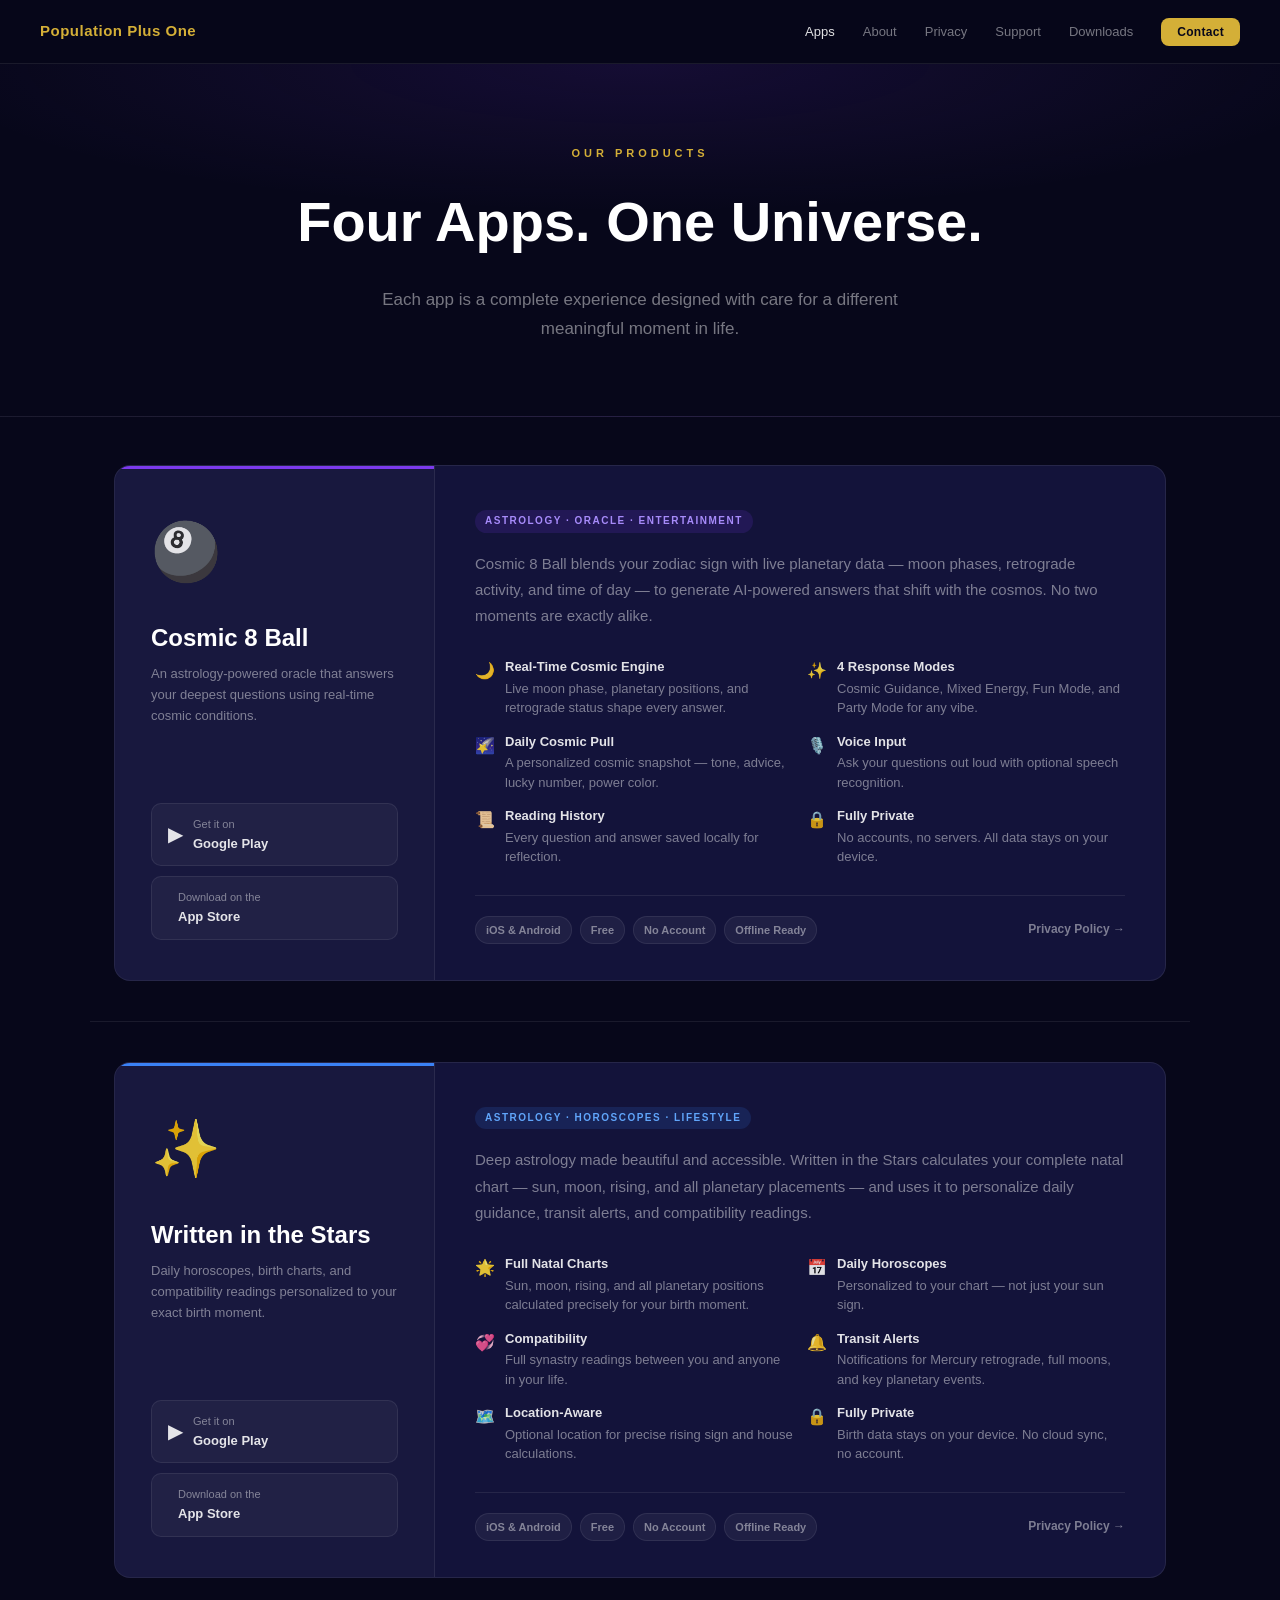
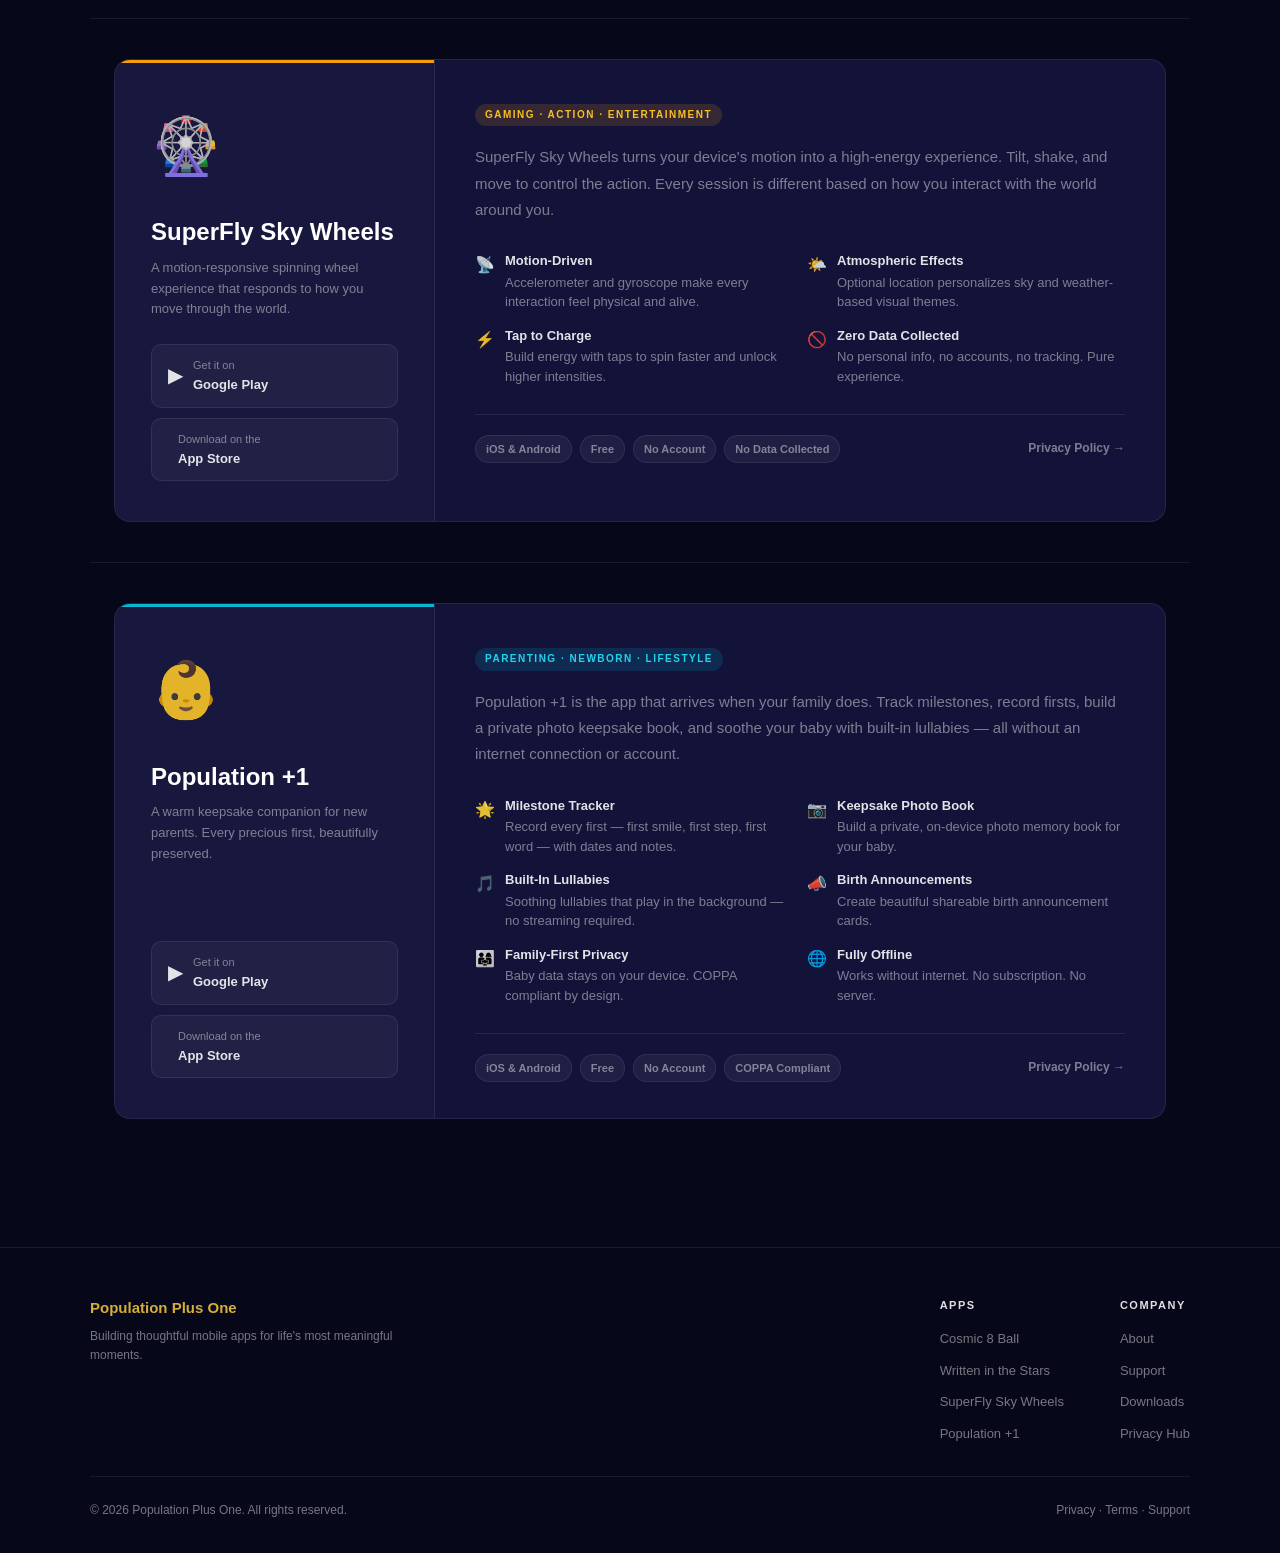
<file: apps/index.html>
<!DOCTYPE html>
<html lang="en">
<head>
<meta charset="UTF-8">
<meta name="viewport" content="width=device-width, initial-scale=1.0">
<title>Our Apps — Population Plus One</title>
<meta name="description" content="Four thoughtfully crafted mobile apps from Population Plus One — each one built for a different meaningful moment.">
<link rel="stylesheet" href="../site.css">
<style>
    .apps-hero {
        padding: 80px 24px 72px; text-align: center;
        background: radial-gradient(ellipse 80% 60% at 50% 0%, rgba(124,58,237,0.12) 0%, transparent 70%);
        border-bottom: 1px solid var(--border);
    }
    .filter-bar {
        max-width: 1100px; margin: 0 auto 48px; padding: 0 24px;
        display: flex; gap: 10px; flex-wrap: wrap; justify-content: center;
    }
    .filter-chip {
        font-size: 12px; font-weight: 700; letter-spacing: 0.5px; padding: 7px 18px;
        border-radius: 20px; border: 1px solid var(--border); background: var(--card);
        color: var(--muted); cursor: pointer; text-decoration: none; transition: all 0.2s;
    }
    .filter-chip:hover, .filter-chip.active { color: var(--text); border-color: rgba(255,255,255,0.25); }

    /* Full app cards */
    .full-app-grid {
        max-width: 1100px; margin: 0 auto; padding: 0 24px;
        display: flex; flex-direction: column; gap: 48px;
    }
    .full-app-card {
        background: var(--card); border: 1px solid var(--border);
        border-radius: var(--radius); overflow: hidden;
        display: grid; grid-template-columns: 320px 1fr; min-height: 320px;
        transition: border-color 0.2s;
    }
    .full-app-card:hover { border-color: rgba(255,255,255,0.14); }
    .full-app-sidebar {
        padding: 40px 36px; background: rgba(255,255,255,0.02);
        border-right: 1px solid var(--border);
        display: flex; flex-direction: column; justify-content: space-between;
        position: relative; overflow: hidden;
    }
    .full-app-sidebar::before {
        content: ''; position: absolute; top: 0; left: 0; right: 0; height: 3px;
        background: var(--card-accent);
    }
    .full-app-icon { font-size: 56px; margin-bottom: 20px; display: block; }
    .full-app-name { font-size: 24px; font-weight: 800; color: #fff; margin-bottom: 6px; }
    .full-app-tagline { font-size: 13px; color: var(--muted); line-height: 1.6; margin-bottom: 24px; }
    .full-app-store-btns { display: flex; flex-direction: column; gap: 10px; }
    .store-btn {
        display: flex; align-items: center; gap: 10px;
        padding: 11px 16px; border-radius: 10px; text-decoration: none;
        border: 1px solid var(--border); background: rgba(255,255,255,0.04);
        transition: all 0.2s; color: var(--text);
    }
    .store-btn:hover { border-color: rgba(255,255,255,0.2); background: rgba(255,255,255,0.07); }
    .store-btn-icon { font-size: 20px; }
    .store-btn-text { font-size: 11px; color: var(--muted); }
    .store-btn-name { font-size: 13px; font-weight: 700; color: var(--text); }

    .full-app-body { padding: 40px 40px 36px; }
    .full-app-category { margin-bottom: 18px; }
    .full-app-desc { font-size: 15px; color: var(--muted); line-height: 1.75; margin-bottom: 28px; }
    .features-grid {
        display: grid; grid-template-columns: 1fr 1fr; gap: 14px; margin-bottom: 28px;
    }
    .feature-item { display: flex; gap: 10px; align-items: flex-start; }
    .feature-icon { font-size: 16px; margin-top: 1px; flex-shrink: 0; }
    .feature-text { font-size: 13px; color: var(--muted); line-height: 1.5; }
    .feature-text strong { color: var(--text); display: block; font-size: 13px; margin-bottom: 2px; }
    .full-app-footer {
        display: flex; align-items: center; justify-content: space-between;
        padding-top: 20px; border-top: 1px solid var(--border); flex-wrap: wrap; gap: 12px;
    }
    .app-meta-chips { display: flex; gap: 8px; flex-wrap: wrap; }
    .meta-chip {
        font-size: 11px; font-weight: 600; padding: 4px 10px; border-radius: 20px;
        background: rgba(255,255,255,0.05); border: 1px solid rgba(255,255,255,0.08); color: var(--muted);
    }
    .app-policy-link {
        font-size: 12px; font-weight: 700; color: var(--muted); text-decoration: none; transition: color 0.2s;
    }
    .app-policy-link:hover { color: var(--text); }

    .divider-section { height: 1px; background: var(--border); max-width: 1100px; margin: 0 auto; }

    @media (max-width: 900px) {
        .full-app-card { grid-template-columns: 1fr; }
        .full-app-sidebar { border-right: none; border-bottom: 1px solid var(--border); padding: 32px; }
        .full-app-store-btns { flex-direction: row; }
        .full-app-body { padding: 28px; }
        .features-grid { grid-template-columns: 1fr; }
    }
</style>
</head>
<body>

<nav class="site-nav">
    <a href="../" class="nav-logo">Population Plus One</a>
    <ul class="nav-links">
        <li><a href="../apps/" class="active">Apps</a></li>
        <li><a href="../about/">About</a></li>
        <li><a href="../privacy/">Privacy</a></li>
        <li><a href="../support/">Support</a></li>
        <li><a href="../downloads/">Downloads</a></li>
        <li><a href="mailto:support@populationplusone.com" class="nav-cta">Contact</a></li>
    </ul>
</nav>

<div class="apps-hero">
    <span class="page-eyebrow">Our Products</span>
    <h1 class="section-title" style="font-size: clamp(32px,5vw,56px); margin-bottom:16px;">Four Apps. One Universe.</h1>
    <p class="section-sub" style="max-width:520px; margin:0 auto; font-size:17px;">
        Each app is a complete experience designed with care for a different meaningful moment in life.
    </p>
</div>

<div style="padding: 48px 0;">

    <!-- Cosmic 8 Ball -->
    <div class="full-app-grid" style="margin-bottom:0;">
        <div class="full-app-card app-cosmic" id="cosmic" style="--card-accent:#7c3aed;">
            <div class="full-app-sidebar">
                <div>
                    <span class="full-app-icon">🎱</span>
                    <div class="full-app-name">Cosmic 8 Ball</div>
                    <div class="full-app-tagline">An astrology-powered oracle that answers your deepest questions using real-time cosmic conditions.</div>
                </div>
                <div class="full-app-store-btns">
                    <a href="https://play.google.com/store/apps/details?id=com.newearthling.cosmic8ball" class="store-btn" target="_blank" rel="noopener">
                        <span class="store-btn-icon">▶</span>
                        <div><div class="store-btn-text">Get it on</div><div class="store-btn-name">Google Play</div></div>
                    </a>
                    <a href="https://apps.apple.com" class="store-btn" target="_blank" rel="noopener">
                        <span class="store-btn-icon"></span>
                        <div><div class="store-btn-text">Download on the</div><div class="store-btn-name">App Store</div></div>
                    </a>
                </div>
            </div>
            <div class="full-app-body">
                <div class="full-app-category">
                    <span class="badge badge-cosmic">Astrology · Oracle · Entertainment</span>
                </div>
                <p class="full-app-desc">
                    Cosmic 8 Ball blends your zodiac sign with live planetary data — moon phases, retrograde activity, and time of day — to generate AI-powered answers that shift with the cosmos. No two moments are exactly alike.
                </p>
                <div class="features-grid">
                    <div class="feature-item">
                        <span class="feature-icon">🌙</span>
                        <div class="feature-text"><strong>Real-Time Cosmic Engine</strong>Live moon phase, planetary positions, and retrograde status shape every answer.</div>
                    </div>
                    <div class="feature-item">
                        <span class="feature-icon">✨</span>
                        <div class="feature-text"><strong>4 Response Modes</strong>Cosmic Guidance, Mixed Energy, Fun Mode, and Party Mode for any vibe.</div>
                    </div>
                    <div class="feature-item">
                        <span class="feature-icon">🌠</span>
                        <div class="feature-text"><strong>Daily Cosmic Pull</strong>A personalized cosmic snapshot — tone, advice, lucky number, power color.</div>
                    </div>
                    <div class="feature-item">
                        <span class="feature-icon">🎙️</span>
                        <div class="feature-text"><strong>Voice Input</strong>Ask your questions out loud with optional speech recognition.</div>
                    </div>
                    <div class="feature-item">
                        <span class="feature-icon">📜</span>
                        <div class="feature-text"><strong>Reading History</strong>Every question and answer saved locally for reflection.</div>
                    </div>
                    <div class="feature-item">
                        <span class="feature-icon">🔒</span>
                        <div class="feature-text"><strong>Fully Private</strong>No accounts, no servers. All data stays on your device.</div>
                    </div>
                </div>
                <div class="full-app-footer">
                    <div class="app-meta-chips">
                        <span class="meta-chip">iOS &amp; Android</span>
                        <span class="meta-chip">Free</span>
                        <span class="meta-chip">No Account</span>
                        <span class="meta-chip">Offline Ready</span>
                    </div>
                    <a href="../privacy/cosmic-8-ball.html" class="app-policy-link">Privacy Policy →</a>
                </div>
            </div>
        </div>
    </div>

    <div style="height:40px;"></div>
    <div class="divider-section"></div>
    <div style="height:40px;"></div>

    <!-- Written in the Stars -->
    <div class="full-app-grid" style="margin-bottom:0;">
        <div class="full-app-card" id="stars" style="--card-accent:#3b82f6;">
            <div class="full-app-sidebar">
                <div>
                    <span class="full-app-icon">✨</span>
                    <div class="full-app-name">Written in the Stars</div>
                    <div class="full-app-tagline">Daily horoscopes, birth charts, and compatibility readings personalized to your exact birth moment.</div>
                </div>
                <div class="full-app-store-btns">
                    <a href="https://play.google.com/store/apps/details?id=com.newearthling.writteninthestars" class="store-btn" target="_blank" rel="noopener">
                        <span class="store-btn-icon">▶</span>
                        <div><div class="store-btn-text">Get it on</div><div class="store-btn-name">Google Play</div></div>
                    </a>
                    <a href="https://apps.apple.com" class="store-btn" target="_blank" rel="noopener">
                        <span class="store-btn-icon"></span>
                        <div><div class="store-btn-text">Download on the</div><div class="store-btn-name">App Store</div></div>
                    </a>
                </div>
            </div>
            <div class="full-app-body">
                <div class="full-app-category">
                    <span class="badge badge-stars">Astrology · Horoscopes · Lifestyle</span>
                </div>
                <p class="full-app-desc">
                    Deep astrology made beautiful and accessible. Written in the Stars calculates your complete natal chart — sun, moon, rising, and all planetary placements — and uses it to personalize daily guidance, transit alerts, and compatibility readings.
                </p>
                <div class="features-grid">
                    <div class="feature-item">
                        <span class="feature-icon">🌟</span>
                        <div class="feature-text"><strong>Full Natal Charts</strong>Sun, moon, rising, and all planetary positions calculated precisely for your birth moment.</div>
                    </div>
                    <div class="feature-item">
                        <span class="feature-icon">📅</span>
                        <div class="feature-text"><strong>Daily Horoscopes</strong>Personalized to your chart — not just your sun sign.</div>
                    </div>
                    <div class="feature-item">
                        <span class="feature-icon">💞</span>
                        <div class="feature-text"><strong>Compatibility</strong>Full synastry readings between you and anyone in your life.</div>
                    </div>
                    <div class="feature-item">
                        <span class="feature-icon">🔔</span>
                        <div class="feature-text"><strong>Transit Alerts</strong>Notifications for Mercury retrograde, full moons, and key planetary events.</div>
                    </div>
                    <div class="feature-item">
                        <span class="feature-icon">🗺️</span>
                        <div class="feature-text"><strong>Location-Aware</strong>Optional location for precise rising sign and house calculations.</div>
                    </div>
                    <div class="feature-item">
                        <span class="feature-icon">🔒</span>
                        <div class="feature-text"><strong>Fully Private</strong>Birth data stays on your device. No cloud sync, no account.</div>
                    </div>
                </div>
                <div class="full-app-footer">
                    <div class="app-meta-chips">
                        <span class="meta-chip">iOS &amp; Android</span>
                        <span class="meta-chip">Free</span>
                        <span class="meta-chip">No Account</span>
                        <span class="meta-chip">Offline Ready</span>
                    </div>
                    <a href="../privacy/written-in-the-stars.html" class="app-policy-link">Privacy Policy →</a>
                </div>
            </div>
        </div>
    </div>

    <div style="height:40px;"></div>
    <div class="divider-section"></div>
    <div style="height:40px;"></div>

    <!-- SuperFly Sky Wheels -->
    <div class="full-app-grid" style="margin-bottom:0;">
        <div class="full-app-card" id="wheels" style="--card-accent:#f59e0b;">
            <div class="full-app-sidebar">
                <div>
                    <span class="full-app-icon">🎡</span>
                    <div class="full-app-name">SuperFly Sky Wheels</div>
                    <div class="full-app-tagline">A motion-responsive spinning wheel experience that responds to how you move through the world.</div>
                </div>
                <div class="full-app-store-btns">
                    <a href="https://play.google.com/store/apps/details?id=com.newearthling.SuperFlySkyWheels" class="store-btn" target="_blank" rel="noopener">
                        <span class="store-btn-icon">▶</span>
                        <div><div class="store-btn-text">Get it on</div><div class="store-btn-name">Google Play</div></div>
                    </a>
                    <a href="https://apps.apple.com" class="store-btn" target="_blank" rel="noopener">
                        <span class="store-btn-icon"></span>
                        <div><div class="store-btn-text">Download on the</div><div class="store-btn-name">App Store</div></div>
                    </a>
                </div>
            </div>
            <div class="full-app-body">
                <div class="full-app-category">
                    <span class="badge badge-wheels">Gaming · Action · Entertainment</span>
                </div>
                <p class="full-app-desc">
                    SuperFly Sky Wheels turns your device's motion into a high-energy experience. Tilt, shake, and move to control the action. Every session is different based on how you interact with the world around you.
                </p>
                <div class="features-grid">
                    <div class="feature-item">
                        <span class="feature-icon">📡</span>
                        <div class="feature-text"><strong>Motion-Driven</strong>Accelerometer and gyroscope make every interaction feel physical and alive.</div>
                    </div>
                    <div class="feature-item">
                        <span class="feature-icon">🌤️</span>
                        <div class="feature-text"><strong>Atmospheric Effects</strong>Optional location personalizes sky and weather-based visual themes.</div>
                    </div>
                    <div class="feature-item">
                        <span class="feature-icon">⚡</span>
                        <div class="feature-text"><strong>Tap to Charge</strong>Build energy with taps to spin faster and unlock higher intensities.</div>
                    </div>
                    <div class="feature-item">
                        <span class="feature-icon">🚫</span>
                        <div class="feature-text"><strong>Zero Data Collected</strong>No personal info, no accounts, no tracking. Pure experience.</div>
                    </div>
                </div>
                <div class="full-app-footer">
                    <div class="app-meta-chips">
                        <span class="meta-chip">iOS &amp; Android</span>
                        <span class="meta-chip">Free</span>
                        <span class="meta-chip">No Account</span>
                        <span class="meta-chip">No Data Collected</span>
                    </div>
                    <a href="../privacy/superfly-sky-wheels.html" class="app-policy-link">Privacy Policy →</a>
                </div>
            </div>
        </div>
    </div>

    <div style="height:40px;"></div>
    <div class="divider-section"></div>
    <div style="height:40px;"></div>

    <!-- Population +1 -->
    <div class="full-app-grid" style="margin-bottom:0;">
        <div class="full-app-card" id="plusone" style="--card-accent:#06b6d4;">
            <div class="full-app-sidebar">
                <div>
                    <span class="full-app-icon">👶</span>
                    <div class="full-app-name">Population +1</div>
                    <div class="full-app-tagline">A warm keepsake companion for new parents. Every precious first, beautifully preserved.</div>
                </div>
                <div class="full-app-store-btns">
                    <a href="https://play.google.com/store/apps/details?id=com.newearthling.NewbornApp" class="store-btn" target="_blank" rel="noopener">
                        <span class="store-btn-icon">▶</span>
                        <div><div class="store-btn-text">Get it on</div><div class="store-btn-name">Google Play</div></div>
                    </a>
                    <a href="https://apps.apple.com" class="store-btn" target="_blank" rel="noopener">
                        <span class="store-btn-icon"></span>
                        <div><div class="store-btn-text">Download on the</div><div class="store-btn-name">App Store</div></div>
                    </a>
                </div>
            </div>
            <div class="full-app-body">
                <div class="full-app-category">
                    <span class="badge badge-plusone">Parenting · Newborn · Lifestyle</span>
                </div>
                <p class="full-app-desc">
                    Population +1 is the app that arrives when your family does. Track milestones, record firsts, build a private photo keepsake book, and soothe your baby with built-in lullabies — all without an internet connection or account.
                </p>
                <div class="features-grid">
                    <div class="feature-item">
                        <span class="feature-icon">🌟</span>
                        <div class="feature-text"><strong>Milestone Tracker</strong>Record every first — first smile, first step, first word — with dates and notes.</div>
                    </div>
                    <div class="feature-item">
                        <span class="feature-icon">📷</span>
                        <div class="feature-text"><strong>Keepsake Photo Book</strong>Build a private, on-device photo memory book for your baby.</div>
                    </div>
                    <div class="feature-item">
                        <span class="feature-icon">🎵</span>
                        <div class="feature-text"><strong>Built-In Lullabies</strong>Soothing lullabies that play in the background — no streaming required.</div>
                    </div>
                    <div class="feature-item">
                        <span class="feature-icon">📣</span>
                        <div class="feature-text"><strong>Birth Announcements</strong>Create beautiful shareable birth announcement cards.</div>
                    </div>
                    <div class="feature-item">
                        <span class="feature-icon">👨‍👩‍👧</span>
                        <div class="feature-text"><strong>Family-First Privacy</strong>Baby data stays on your device. COPPA compliant by design.</div>
                    </div>
                    <div class="feature-item">
                        <span class="feature-icon">🌐</span>
                        <div class="feature-text"><strong>Fully Offline</strong>Works without internet. No subscription. No server.</div>
                    </div>
                </div>
                <div class="full-app-footer">
                    <div class="app-meta-chips">
                        <span class="meta-chip">iOS &amp; Android</span>
                        <span class="meta-chip">Free</span>
                        <span class="meta-chip">No Account</span>
                        <span class="meta-chip">COPPA Compliant</span>
                    </div>
                    <a href="../privacy/population-plus-one.html" class="app-policy-link">Privacy Policy →</a>
                </div>
            </div>
        </div>
    </div>

    <div style="height:80px;"></div>
</div>

<footer class="site-footer">
    <div class="footer-inner">
        <div>
            <div class="footer-brand">
                <div class="footer-brand-name">Population Plus One</div>
                <div class="footer-brand-desc">Building thoughtful mobile apps for life's most meaningful moments.</div>
            </div>
        </div>
        <div class="footer-cols">
            <div class="footer-col">
                <div class="footer-col-title">Apps</div>
                <ul>
                    <li><a href="#cosmic">Cosmic 8 Ball</a></li>
                    <li><a href="#stars">Written in the Stars</a></li>
                    <li><a href="#wheels">SuperFly Sky Wheels</a></li>
                    <li><a href="#plusone">Population +1</a></li>
                </ul>
            </div>
            <div class="footer-col">
                <div class="footer-col-title">Company</div>
                <ul>
                    <li><a href="../about/">About</a></li>
                    <li><a href="../support/">Support</a></li>
                    <li><a href="../downloads/">Downloads</a></li>
                    <li><a href="../privacy/">Privacy Hub</a></li>
                </ul>
            </div>
        </div>
    </div>
    <div class="footer-bottom">
        <span>© 2026 Population Plus One. All rights reserved.</span>
        <span><a href="../privacy/">Privacy</a> · <a href="../terms/">Terms</a> · <a href="../support/">Support</a></span>
    </div>
</footer>

</body>
</html>
</file>
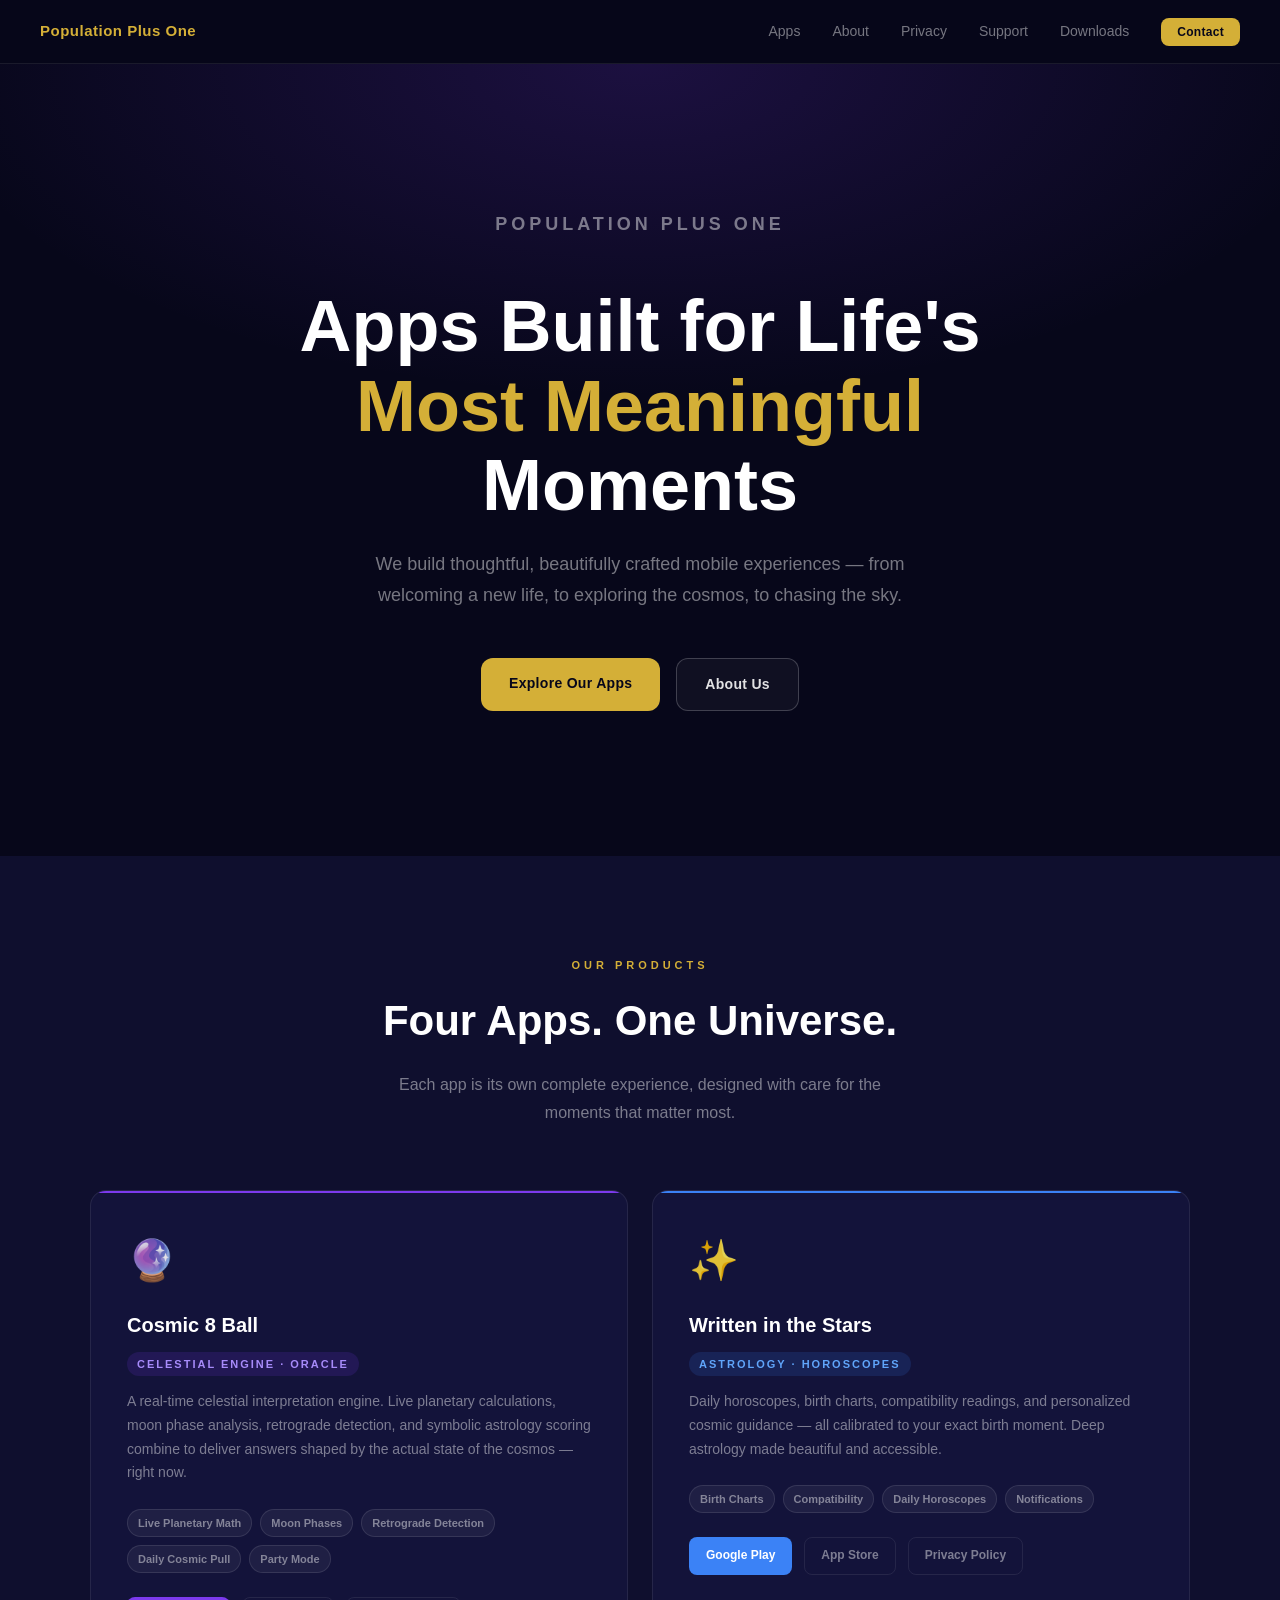
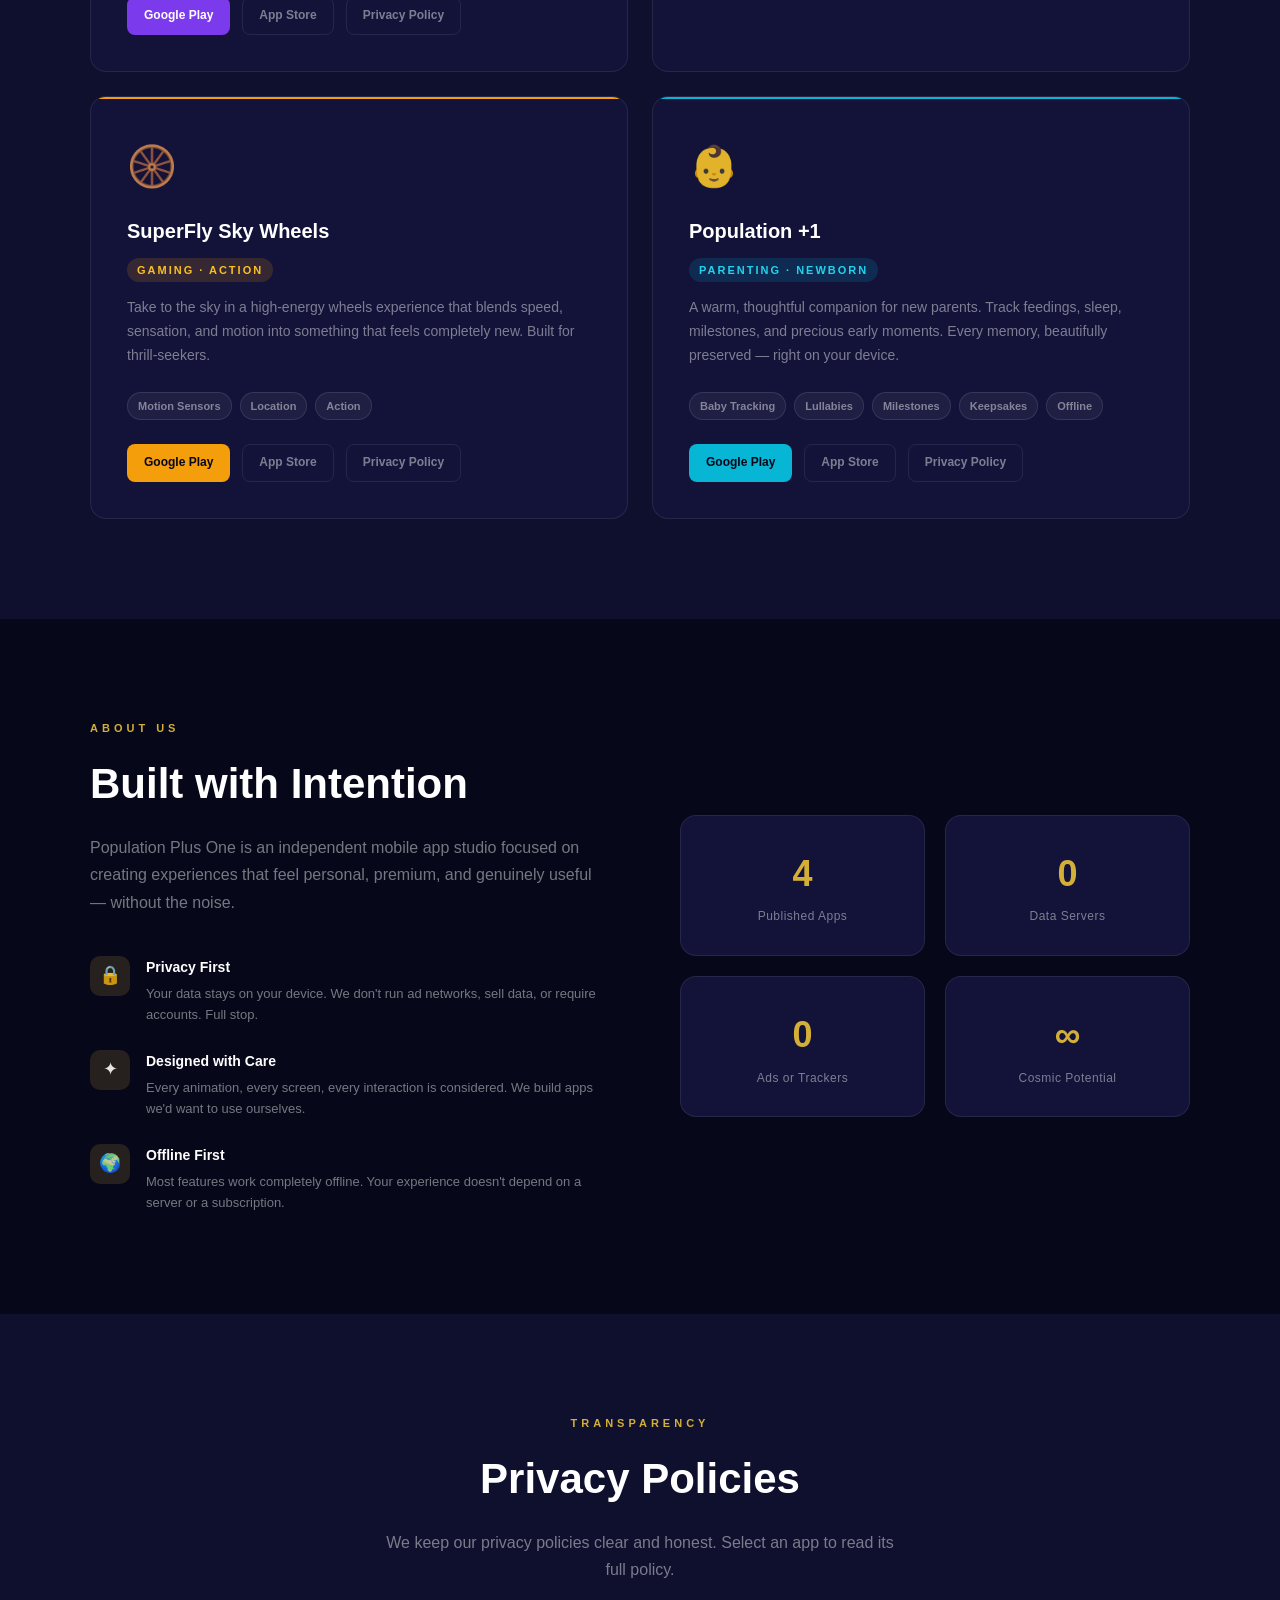
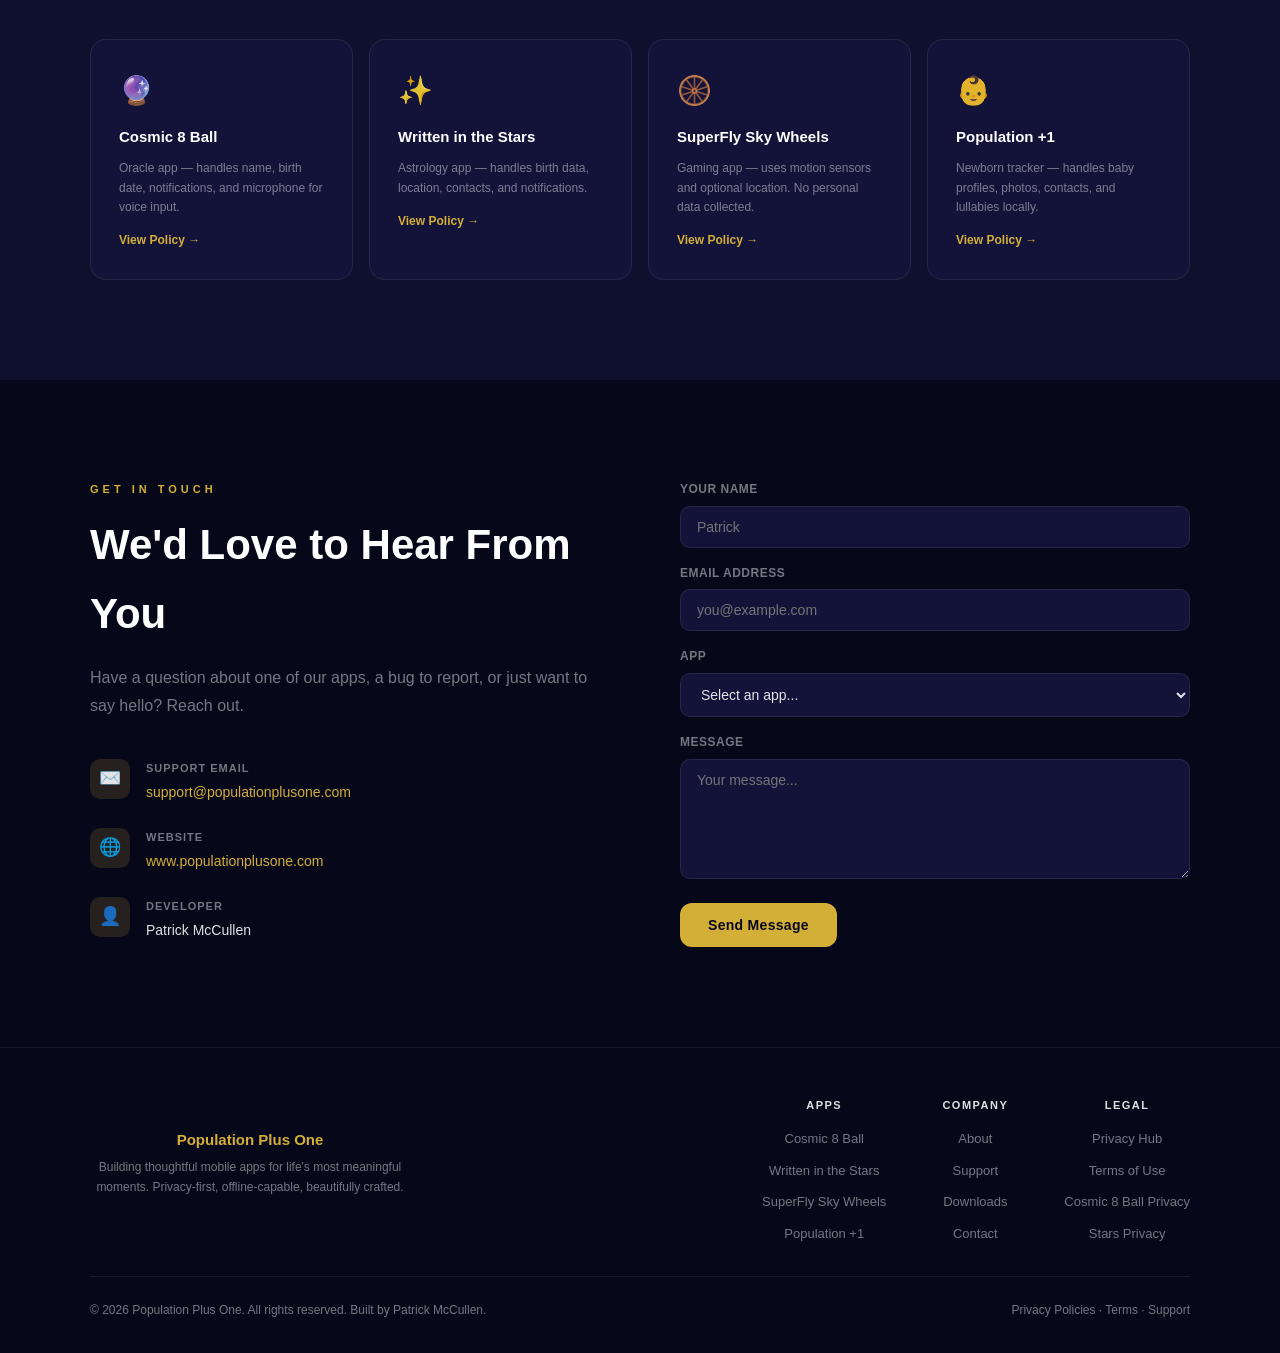
<file: docs/index.html>
<!DOCTYPE html>
<html lang="en">
<head>
    <meta charset="UTF-8">
    <meta name="viewport" content="width=device-width, initial-scale=1.0">
    <title>Population Plus One — Mobile Apps for Life's Moments</title>
    <meta name="description" content="Population Plus One builds thoughtful mobile apps for life's most meaningful moments — from newborns to the cosmos.">
    <meta name="author" content="Patrick McCullen">
    <link rel="stylesheet" href="site.css">
    <style>
        *, *::before, *::after { box-sizing: border-box; margin: 0; padding: 0; }

        :root {
            --bg:          #07071a;
            --surface:     #0f0f2e;
            --card:        #13133a;
            --border:      rgba(255,255,255,0.08);
            --gold:        #d4af37;
            --gold-dim:    rgba(212,175,55,0.15);
            --purple:      #7c3aed;
            --purple-dim:  rgba(124,58,237,0.15);
            --text:        rgba(255,255,255,0.88);
            --muted:       rgba(255,255,255,0.45);
            --radius:      16px;
        }

        html { scroll-behavior: smooth; }

        body {
            font-family: -apple-system, BlinkMacSystemFont, 'Segoe UI', Roboto, sans-serif;
            background: var(--bg);
            color: var(--text);
            line-height: 1.65;
        }

        /* ── NAV ── */
        nav {
            position: sticky; top: 0; z-index: 100;
            display: flex; justify-content: space-between; align-items: center;
            padding: 0 40px; height: 64px;
            background: rgba(7,7,26,0.92);
            backdrop-filter: blur(12px);
            border-bottom: 1px solid var(--border);
        }
        .nav-logo { font-size: 15px; font-weight: 700; color: var(--gold); letter-spacing: 0.5px; }
        .nav-links { display: flex; gap: 32px; list-style: none; }
        .nav-links a { color: var(--muted); text-decoration: none; font-size: 14px; transition: color 0.2s; }
        .nav-links a:hover { color: var(--text); }

        /* ── HERO ── */
        .hero {
            min-height: 88vh;
            display: flex; flex-direction: column; align-items: center; justify-content: center;
            text-align: center; padding: 80px 24px;
            background: radial-gradient(ellipse 80% 60% at 50% 0%, rgba(124,58,237,0.18) 0%, transparent 70%);
        }
        .hero-eyebrow {
            font-size: 11px; font-weight: 700; letter-spacing: 4px; text-transform: uppercase;
            color: var(--gold); margin-bottom: 20px;
        }
        .hero h1 {
            font-size: clamp(36px, 6vw, 72px); font-weight: 800; line-height: 1.1;
            color: #fff; max-width: 800px; margin-bottom: 24px;
        }
        .hero h1 span { color: var(--gold); }
        .hero p {
            font-size: 18px; color: var(--muted); max-width: 560px; margin-bottom: 48px; line-height: 1.7;
        }
        .hero-cta {
            display: inline-flex; gap: 16px; flex-wrap: wrap; justify-content: center;
        }
        .btn {
            display: inline-block; padding: 14px 28px; border-radius: 12px;
            font-size: 14px; font-weight: 700; text-decoration: none; transition: all 0.2s; letter-spacing: 0.3px;
        }
        .btn-primary { background: var(--gold); color: #07071a; }
        .btn-primary:hover { background: #e8c547; transform: translateY(-1px); }
        .btn-ghost {
            border: 1px solid rgba(255,255,255,0.2); color: var(--text);
            background: rgba(255,255,255,0.04);
        }
        .btn-ghost:hover { border-color: rgba(255,255,255,0.4); background: rgba(255,255,255,0.08); }

        /* ── SECTION ── */
        section { padding: 100px 24px; }
        .container { max-width: 1100px; margin: 0 auto; }
        .section-label {
            font-size: 11px; font-weight: 700; letter-spacing: 4px; text-transform: uppercase;
            color: var(--gold); margin-bottom: 12px;
        }
        .section-title { font-size: clamp(28px, 4vw, 42px); font-weight: 800; color: #fff; margin-bottom: 16px; }
        .section-sub { font-size: 16px; color: var(--muted); max-width: 520px; line-height: 1.7; }

        /* ── APP CARDS ── */
        #apps { background: var(--surface); }
        .apps-header { text-align: center; margin-bottom: 64px; }
        .apps-header .section-sub { margin: 0 auto; }
        .app-grid {
            display: grid; grid-template-columns: repeat(auto-fill, minmax(480px, 1fr)); gap: 24px;
        }
        .app-card {
            background: var(--card); border-radius: var(--radius);
            border: 1px solid var(--border); padding: 36px;
            transition: border-color 0.25s, transform 0.2s;
            position: relative; overflow: hidden;
        }
        .app-card::before {
            content: ''; position: absolute; top: 0; left: 0; right: 0; height: 2px;
            background: var(--card-accent, var(--gold));
        }
        .app-card:hover { border-color: rgba(255,255,255,0.16); transform: translateY(-2px); }
        .app-icon { font-size: 40px; margin-bottom: 16px; }
        .app-name { font-size: 20px; font-weight: 800; color: #fff; margin-bottom: 8px; }
        .app-category {
            display: inline-block; font-size: 11px; font-weight: 700; letter-spacing: 2px;
            text-transform: uppercase; padding: 3px 10px; border-radius: 20px;
            background: var(--gold-dim); color: var(--gold); margin-bottom: 14px;
        }
        .app-desc { font-size: 14px; color: var(--muted); line-height: 1.7; margin-bottom: 24px; }
        .app-tags { display: flex; gap: 8px; flex-wrap: wrap; margin-bottom: 24px; }
        .tag {
            font-size: 11px; font-weight: 600; padding: 4px 10px; border-radius: 20px;
            background: rgba(255,255,255,0.05); border: 1px solid rgba(255,255,255,0.1); color: var(--muted);
        }
        .app-links { display: flex; gap: 12px; flex-wrap: wrap; }
        .app-link {
            font-size: 12px; font-weight: 700; text-decoration: none; padding: 8px 16px;
            border-radius: 8px; border: 1px solid var(--border); color: var(--muted);
            transition: all 0.2s;
        }
        .app-link:hover { color: var(--text); border-color: rgba(255,255,255,0.25); }
        .app-link.primary {
            background: var(--card-accent, var(--gold)); border-color: transparent;
            color: #07071a;
        }
        .app-link.primary:hover { opacity: 0.88; }

        /* App accent colors */
        .app-cosmic   { --card-accent: #7c3aed; }
        .app-stars    { --card-accent: #3b82f6; }
        .app-wheels   { --card-accent: #f59e0b; }
        .app-plusone  { --card-accent: #06b6d4; }
        .app-cosmic .app-category   { background: rgba(124,58,237,0.15); color: #a78bfa; }
        .app-stars .app-category    { background: rgba(59,130,246,0.15); color: #60a5fa; }
        .app-wheels .app-category   { background: rgba(245,158,11,0.15); color: #fbbf24; }
        .app-plusone .app-category  { background: rgba(6,182,212,0.15); color: #22d3ee; }
        .app-cosmic .app-link.primary   { background: #7c3aed; color: #fff; }
        .app-stars .app-link.primary    { background: #3b82f6; color: #fff; }
        .app-wheels .app-link.primary   { background: #f59e0b; color: #07071a; }
        .app-plusone .app-link.primary  { background: #06b6d4; color: #07071a; }

        /* ── ABOUT ── */
        .about-grid { display: grid; grid-template-columns: 1fr 1fr; gap: 80px; align-items: center; }
        .about-values { display: flex; flex-direction: column; gap: 24px; margin-top: 40px; }
        .value-item { display: flex; gap: 16px; align-items: flex-start; }
        .value-icon {
            width: 40px; height: 40px; border-radius: 10px;
            background: var(--gold-dim); display: flex; align-items: center; justify-content: center;
            font-size: 18px; flex-shrink: 0;
        }
        .value-title { font-size: 14px; font-weight: 700; color: #fff; margin-bottom: 4px; }
        .value-desc { font-size: 13px; color: var(--muted); }
        .about-stat-grid { display: grid; grid-template-columns: 1fr 1fr; gap: 20px; }
        .stat-card {
            background: var(--card); border: 1px solid var(--border); border-radius: var(--radius);
            padding: 28px; text-align: center;
        }
        .stat-num { font-size: 36px; font-weight: 800; color: var(--gold); }
        .stat-label { font-size: 12px; color: var(--muted); margin-top: 4px; letter-spacing: 0.5px; }

        /* ── PRIVACY ── */
        #privacy { background: var(--surface); }
        .privacy-header { text-align: center; margin-bottom: 56px; }
        .privacy-header .section-sub { margin: 0 auto; }
        .privacy-grid { display: grid; grid-template-columns: repeat(auto-fill, minmax(240px, 1fr)); gap: 16px; }
        .privacy-card {
            background: var(--card); border: 1px solid var(--border); border-radius: var(--radius);
            padding: 28px; text-decoration: none; color: var(--text);
            transition: all 0.2s; display: flex; flex-direction: column; gap: 10px;
        }
        .privacy-card:hover { border-color: rgba(255,255,255,0.2); transform: translateY(-2px); }
        .privacy-card-icon { font-size: 28px; }
        .privacy-card-name { font-size: 15px; font-weight: 700; color: #fff; }
        .privacy-card-desc { font-size: 12px; color: var(--muted); line-height: 1.6; }
        .privacy-card-link {
            display: inline-flex; align-items: center; gap: 4px;
            font-size: 12px; font-weight: 700; color: var(--gold); margin-top: 4px;
        }

        /* ── CONTACT ── */
        .contact-grid { display: grid; grid-template-columns: 1fr 1fr; gap: 80px; align-items: start; }
        .contact-form { display: flex; flex-direction: column; gap: 16px; }
        .form-group label { display: block; font-size: 12px; font-weight: 700; color: var(--muted); margin-bottom: 6px; letter-spacing: 0.5px; text-transform: uppercase; }
        .form-group input, .form-group textarea, .form-group select {
            width: 100%; background: var(--card); border: 1px solid var(--border);
            border-radius: 10px; padding: 12px 16px; color: var(--text);
            font-size: 14px; font-family: inherit; outline: none; transition: border-color 0.2s;
        }
        .form-group input:focus, .form-group textarea:focus, .form-group select:focus {
            border-color: rgba(212,175,55,0.5);
        }
        .form-group textarea { min-height: 120px; resize: vertical; }
        .contact-info { display: flex; flex-direction: column; gap: 24px; }
        .contact-item { display: flex; gap: 16px; align-items: flex-start; }
        .contact-item-icon {
            width: 40px; height: 40px; border-radius: 10px; background: var(--gold-dim);
            display: flex; align-items: center; justify-content: center; font-size: 18px; flex-shrink: 0;
        }
        .contact-item-label { font-size: 11px; font-weight: 700; color: var(--muted); text-transform: uppercase; letter-spacing: 1px; margin-bottom: 4px; }
        .contact-item-value { font-size: 14px; color: var(--text); }
        .contact-item-value a { color: var(--gold); text-decoration: none; }

        /* ── FOOTER ── */
        footer {
            border-top: 1px solid var(--border); padding: 40px 24px;
            text-align: center; color: var(--muted); font-size: 13px;
        }
        footer a { color: var(--muted); text-decoration: none; }
        footer a:hover { color: var(--text); }
        .footer-inner { max-width: 1100px; margin: 0 auto; display: flex; justify-content: space-between; align-items: center; flex-wrap: wrap; gap: 16px; }
        .footer-links { display: flex; gap: 24px; }

        /* ── RESPONSIVE ── */
        @media (max-width: 768px) {
            nav { padding: 0 20px; }
            .nav-links { display: none; }
            .app-grid { grid-template-columns: 1fr; }
            .about-grid, .contact-grid { grid-template-columns: 1fr; gap: 48px; }
            .about-stat-grid { grid-template-columns: 1fr 1fr; }
            .hero p { font-size: 16px; }
        }
    </style>
</head>
<body>

<!-- NAV -->
<nav class="site-nav">
    <a href="/" class="nav-logo">Population Plus One</a>
    <ul class="nav-links">
        <li><a href="apps/">Apps</a></li>
        <li><a href="about/">About</a></li>
        <li><a href="privacy/">Privacy</a></li>
        <li><a href="support/">Support</a></li>
        <li><a href="downloads/">Downloads</a></li>
        <li><a href="mailto:support@populationplusone.com" class="nav-cta">Contact</a></li>
    </ul>
</nav>

<!-- HERO -->
<section class="hero">
    <p class="hero-eyebrow">Population Plus One</p>
    <h1>Apps Built for Life's <span>Most Meaningful</span> Moments</h1>
    <p>We build thoughtful, beautifully crafted mobile experiences — from welcoming a new life, to exploring the cosmos, to chasing the sky.</p>
    <div class="hero-cta">
        <a href="#apps" class="btn btn-primary">Explore Our Apps</a>
        <a href="#about" class="btn btn-ghost">About Us</a>
    </div>
</section>

<!-- APPS -->
<section id="apps">
    <div class="container">
        <div class="apps-header">
            <p class="section-label">Our Products</p>
            <h2 class="section-title">Four Apps. One Universe.</h2>
            <p class="section-sub">Each app is its own complete experience, designed with care for the moments that matter most.</p>
        </div>
        <div class="app-grid">

            <!-- Cosmic 8 Ball -->
            <div class="app-card app-cosmic">
                <div class="app-icon">🔮</div>
                <div class="app-name">Cosmic 8 Ball</div>
                <span class="app-category">Celestial Engine · Oracle</span>
                <p class="app-desc">A real-time celestial interpretation engine. Live planetary calculations, moon phase analysis, retrograde detection, and symbolic astrology scoring combine to deliver answers shaped by the actual state of the cosmos — right now.</p>
                <div class="app-tags">
                    <span class="tag">Live Planetary Math</span>
                    <span class="tag">Moon Phases</span>
                    <span class="tag">Retrograde Detection</span>
                    <span class="tag">Daily Cosmic Pull</span>
                    <span class="tag">Party Mode</span>
                </div>
                <div class="app-links">
                    <a href="https://play.google.com/store" class="app-link primary">Google Play</a>
                    <a href="https://apps.apple.com" class="app-link">App Store</a>
                    <a href="privacy/cosmic-8-ball.html" class="app-link">Privacy Policy</a>
                </div>
            </div>

            <!-- Written in the Stars -->
            <div class="app-card app-stars">
                <div class="app-icon">✨</div>
                <div class="app-name">Written in the Stars</div>
                <span class="app-category">Astrology · Horoscopes</span>
                <p class="app-desc">Daily horoscopes, birth charts, compatibility readings, and personalized cosmic guidance — all calibrated to your exact birth moment. Deep astrology made beautiful and accessible.</p>
                <div class="app-tags">
                    <span class="tag">Birth Charts</span>
                    <span class="tag">Compatibility</span>
                    <span class="tag">Daily Horoscopes</span>
                    <span class="tag">Notifications</span>
                </div>
                <div class="app-links">
                    <a href="https://play.google.com/store/apps/details?id=com.newearthling.writteninthestars" class="app-link primary">Google Play</a>
                    <a href="https://apps.apple.com" class="app-link">App Store</a>
                    <a href="privacy/written-in-the-stars.html" class="app-link">Privacy Policy</a>
                </div>
            </div>

            <!-- SuperFly Sky Wheels -->
            <div class="app-card app-wheels">
                <div class="app-icon">🛞</div>
                <div class="app-name">SuperFly Sky Wheels</div>
                <span class="app-category">Gaming · Action</span>
                <p class="app-desc">Take to the sky in a high-energy wheels experience that blends speed, sensation, and motion into something that feels completely new. Built for thrill-seekers.</p>
                <div class="app-tags">
                    <span class="tag">Motion Sensors</span>
                    <span class="tag">Location</span>
                    <span class="tag">Action</span>
                </div>
                <div class="app-links">
                    <a href="https://play.google.com/store" class="app-link primary">Google Play</a>
                    <a href="https://apps.apple.com" class="app-link">App Store</a>
                    <a href="privacy/superfly-sky-wheels.html" class="app-link">Privacy Policy</a>
                </div>
            </div>

            <!-- Population +1 -->
            <div class="app-card app-plusone">
                <div class="app-icon">👶</div>
                <div class="app-name">Population +1</div>
                <span class="app-category">Parenting · Newborn</span>
                <p class="app-desc">A warm, thoughtful companion for new parents. Track feedings, sleep, milestones, and precious early moments. Every memory, beautifully preserved — right on your device.</p>
                <div class="app-tags">
                    <span class="tag">Baby Tracking</span>
                    <span class="tag">Lullabies</span>
                    <span class="tag">Milestones</span>
                    <span class="tag">Keepsakes</span>
                    <span class="tag">Offline</span>
                </div>
                <div class="app-links">
                    <a href="https://play.google.com/store" class="app-link primary">Google Play</a>
                    <a href="https://apps.apple.com" class="app-link">App Store</a>
                    <a href="privacy/population-plus-one.html" class="app-link">Privacy Policy</a>
                </div>
            </div>

        </div>
    </div>
</section>

<!-- ABOUT -->
<section id="about">
    <div class="container">
        <div class="about-grid">
            <div>
                <p class="section-label">About Us</p>
                <h2 class="section-title">Built with Intention</h2>
                <p class="section-sub">Population Plus One is an independent mobile app studio focused on creating experiences that feel personal, premium, and genuinely useful — without the noise.</p>
                <div class="about-values">
                    <div class="value-item">
                        <div class="value-icon">🔒</div>
                        <div>
                            <div class="value-title">Privacy First</div>
                            <div class="value-desc">Your data stays on your device. We don't run ad networks, sell data, or require accounts. Full stop.</div>
                        </div>
                    </div>
                    <div class="value-item">
                        <div class="value-icon">✦</div>
                        <div>
                            <div class="value-title">Designed with Care</div>
                            <div class="value-desc">Every animation, every screen, every interaction is considered. We build apps we'd want to use ourselves.</div>
                        </div>
                    </div>
                    <div class="value-item">
                        <div class="value-icon">🌍</div>
                        <div>
                            <div class="value-title">Offline First</div>
                            <div class="value-desc">Most features work completely offline. Your experience doesn't depend on a server or a subscription.</div>
                        </div>
                    </div>
                </div>
            </div>
            <div class="about-stat-grid">
                <div class="stat-card">
                    <div class="stat-num">4</div>
                    <div class="stat-label">Published Apps</div>
                </div>
                <div class="stat-card">
                    <div class="stat-num">0</div>
                    <div class="stat-label">Data Servers</div>
                </div>
                <div class="stat-card">
                    <div class="stat-num">0</div>
                    <div class="stat-label">Ads or Trackers</div>
                </div>
                <div class="stat-card">
                    <div class="stat-num">∞</div>
                    <div class="stat-label">Cosmic Potential</div>
                </div>
            </div>
        </div>
    </div>
</section>

<!-- PRIVACY -->
<section id="privacy">
    <div class="container">
        <div class="privacy-header">
            <p class="section-label">Transparency</p>
            <h2 class="section-title">Privacy Policies</h2>
            <p class="section-sub">We keep our privacy policies clear and honest. Select an app to read its full policy.</p>
        </div>
        <div class="privacy-grid">
            <a href="privacy/cosmic-8-ball.html" class="privacy-card">
                <div class="privacy-card-icon">🔮</div>
                <div class="privacy-card-name">Cosmic 8 Ball</div>
                <div class="privacy-card-desc">Oracle app — handles name, birth date, notifications, and microphone for voice input.</div>
                <div class="privacy-card-link">View Policy →</div>
            </a>
            <a href="privacy/written-in-the-stars.html" class="privacy-card">
                <div class="privacy-card-icon">✨</div>
                <div class="privacy-card-name">Written in the Stars</div>
                <div class="privacy-card-desc">Astrology app — handles birth data, location, contacts, and notifications.</div>
                <div class="privacy-card-link">View Policy →</div>
            </a>
            <a href="privacy/superfly-sky-wheels.html" class="privacy-card">
                <div class="privacy-card-icon">🛞</div>
                <div class="privacy-card-name">SuperFly Sky Wheels</div>
                <div class="privacy-card-desc">Gaming app — uses motion sensors and optional location. No personal data collected.</div>
                <div class="privacy-card-link">View Policy →</div>
            </a>
            <a href="privacy/population-plus-one.html" class="privacy-card">
                <div class="privacy-card-icon">👶</div>
                <div class="privacy-card-name">Population +1</div>
                <div class="privacy-card-desc">Newborn tracker — handles baby profiles, photos, contacts, and lullabies locally.</div>
                <div class="privacy-card-link">View Policy →</div>
            </a>
        </div>
    </div>
</section>

<!-- CONTACT -->
<section id="contact">
    <div class="container">
        <div class="contact-grid">
            <div>
                <p class="section-label">Get in Touch</p>
                <h2 class="section-title">We'd Love to Hear From You</h2>
                <p class="section-sub">Have a question about one of our apps, a bug to report, or just want to say hello? Reach out.</p>
                <div class="contact-info" style="margin-top:40px;">
                    <div class="contact-item">
                        <div class="contact-item-icon">✉️</div>
                        <div>
                            <div class="contact-item-label">Support Email</div>
                            <div class="contact-item-value"><a href="mailto:support@populationplusone.com">support@populationplusone.com</a></div>
                        </div>
                    </div>
                    <div class="contact-item">
                        <div class="contact-item-icon">🌐</div>
                        <div>
                            <div class="contact-item-label">Website</div>
                            <div class="contact-item-value"><a href="https://www.populationplusone.com">www.populationplusone.com</a></div>
                        </div>
                    </div>
                    <div class="contact-item">
                        <div class="contact-item-icon">👤</div>
                        <div>
                            <div class="contact-item-label">Developer</div>
                            <div class="contact-item-value">Patrick McCullen</div>
                        </div>
                    </div>
                </div>
            </div>
            <form class="contact-form" onsubmit="return false;">
                <div class="form-group">
                    <label>Your Name</label>
                    <input type="text" placeholder="Patrick" />
                </div>
                <div class="form-group">
                    <label>Email Address</label>
                    <input type="email" placeholder="you@example.com" />
                </div>
                <div class="form-group">
                    <label>App</label>
                    <select>
                        <option value="">Select an app...</option>
                        <option>Cosmic 8 Ball</option>
                        <option>Written in the Stars</option>
                        <option>SuperFly Sky Wheels</option>
                        <option>Population +1</option>
                        <option>General / Other</option>
                    </select>
                </div>
                <div class="form-group">
                    <label>Message</label>
                    <textarea placeholder="Your message..."></textarea>
                </div>
                <button type="submit" class="btn btn-primary" style="align-self:flex-start;">Send Message</button>
            </form>
        </div>
    </div>
</section>

<!-- FOOTER -->
<footer class="site-footer">
    <div class="footer-inner">
        <div>
            <div class="footer-brand">
                <div class="footer-brand-name">Population Plus One</div>
                <div class="footer-brand-desc">Building thoughtful mobile apps for life's most meaningful moments. Privacy-first, offline-capable, beautifully crafted.</div>
            </div>
        </div>
        <div class="footer-cols">
            <div class="footer-col">
                <div class="footer-col-title">Apps</div>
                <ul>
                    <li><a href="apps/#cosmic">Cosmic 8 Ball</a></li>
                    <li><a href="apps/#stars">Written in the Stars</a></li>
                    <li><a href="apps/#wheels">SuperFly Sky Wheels</a></li>
                    <li><a href="apps/#plusone">Population +1</a></li>
                </ul>
            </div>
            <div class="footer-col">
                <div class="footer-col-title">Company</div>
                <ul>
                    <li><a href="about/">About</a></li>
                    <li><a href="support/">Support</a></li>
                    <li><a href="downloads/">Downloads</a></li>
                    <li><a href="mailto:support@populationplusone.com">Contact</a></li>
                </ul>
            </div>
            <div class="footer-col">
                <div class="footer-col-title">Legal</div>
                <ul>
                    <li><a href="privacy/">Privacy Hub</a></li>
                    <li><a href="terms/">Terms of Use</a></li>
                    <li><a href="privacy/cosmic-8-ball.html">Cosmic 8 Ball Privacy</a></li>
                    <li><a href="privacy/written-in-the-stars.html">Stars Privacy</a></li>
                </ul>
            </div>
        </div>
    </div>
    <div class="footer-bottom">
        <span>© 2026 Population Plus One. All rights reserved. Built by Patrick McCullen.</span>
        <span><a href="privacy/">Privacy Policies</a> · <a href="terms/">Terms</a> · <a href="support/">Support</a></span>
    </div>
</footer>

</body>
</html>
</file>
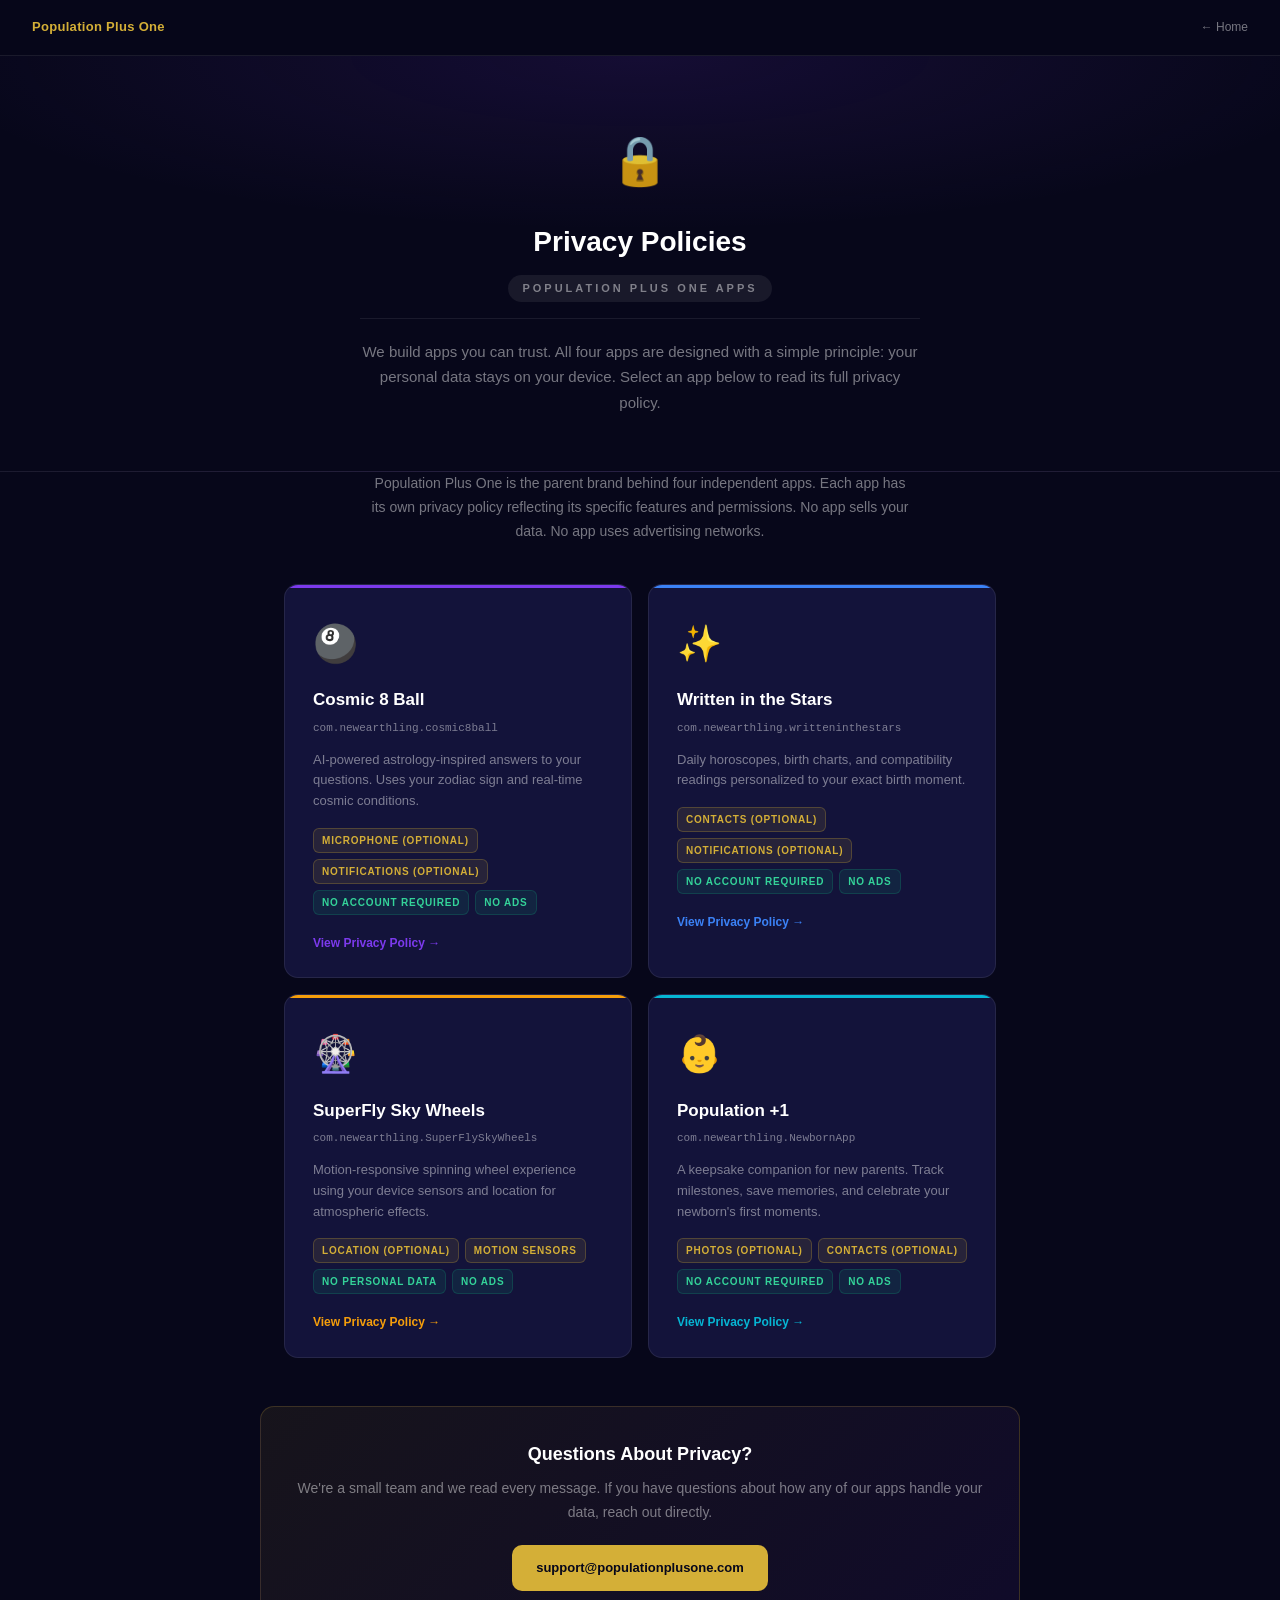
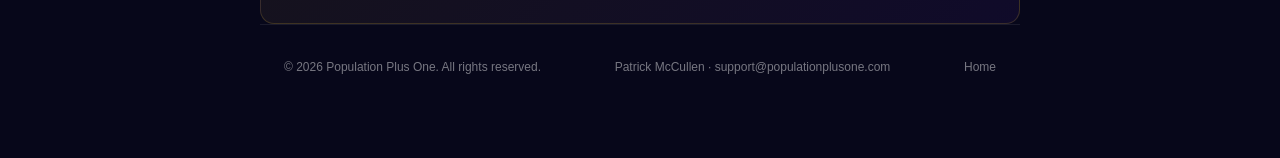
<file: privacy/index.html>
<!DOCTYPE html>
<html lang="en">
<head>
<meta charset="UTF-8">
<meta name="viewport" content="width=device-width, initial-scale=1.0">
<title>Privacy Policies — Population Plus One</title>
<link rel="stylesheet" href="privacy-shared.css">
<style>
    .apps-grid {
        max-width: 760px; margin: 40px auto; padding: 0 24px;
        display: grid; grid-template-columns: repeat(auto-fill, minmax(320px, 1fr)); gap: 16px;
    }
    .app-card {
        background: var(--card); border: 1px solid var(--border);
        border-radius: var(--radius); padding: 28px 28px 24px;
        text-decoration: none; display: block;
        transition: border-color 0.2s, transform 0.2s;
        position: relative; overflow: hidden;
    }
    .app-card::before {
        content: ''; position: absolute; top: 0; left: 0; right: 0; height: 3px;
        background: var(--card-accent);
    }
    .app-card:hover { border-color: var(--card-accent); transform: translateY(-2px); }
    .app-card-icon { font-size: 36px; margin-bottom: 12px; display: block; }
    .app-card-name { font-size: 17px; font-weight: 800; color: #fff; margin-bottom: 4px; }
    .app-card-pkg { font-size: 11px; color: var(--muted); margin-bottom: 12px; font-family: monospace; }
    .app-card-desc { font-size: 13px; color: var(--muted); line-height: 1.6; margin-bottom: 16px; }
    .app-card-chips { display: flex; flex-wrap: wrap; gap: 6px; }
    .chip {
        font-size: 10px; font-weight: 700; letter-spacing: 0.8px; text-transform: uppercase;
        padding: 3px 8px; border-radius: 6px; background: rgba(255,255,255,0.06);
        color: var(--muted); border: 1px solid var(--border);
    }
    .chip-warn { background: rgba(212,175,55,0.1); color: #d4af37; border-color: rgba(212,175,55,0.25); }
    .chip-ok { background: rgba(16,185,129,0.1); color: #34d399; border-color: rgba(16,185,129,0.2); }
    .app-card-cta {
        font-size: 12px; font-weight: 700; color: var(--card-accent);
        margin-top: 18px; display: flex; align-items: center; gap: 4px;
    }

    .intro-block {
        max-width: 760px; margin: 0 auto; padding: 0 24px;
        text-align: center;
    }
    .intro-block p { font-size: 14px; color: var(--muted); line-height: 1.7; max-width: 540px; margin: 0 auto; }
</style>
</head>
<body>

<nav class="topbar">
    <a href="/" class="topbar-brand">Population Plus One</a>
    <a href="/" class="topbar-back">← Home</a>
</nav>

<header class="policy-hero">
    <div class="policy-hero-icon">🔒</div>
    <h1>Privacy Policies</h1>
    <div class="app-label">Population Plus One Apps</div>
    <p class="summary">
        We build apps you can trust. All four apps are designed with a simple principle: your personal data stays on your device. Select an app below to read its full privacy policy.
    </p>
</header>

<div class="intro-block">
    <p>Population Plus One is the parent brand behind four independent apps. Each app has its own privacy policy reflecting its specific features and permissions. No app sells your data. No app uses advertising networks.</p>
</div>

<div class="apps-grid">

    <a class="app-card" href="cosmic-8-ball.html" style="--card-accent: #7c3aed;">
        <span class="app-card-icon">🎱</span>
        <div class="app-card-name">Cosmic 8 Ball</div>
        <div class="app-card-pkg">com.newearthling.cosmic8ball</div>
        <div class="app-card-desc">AI-powered astrology-inspired answers to your questions. Uses your zodiac sign and real-time cosmic conditions.</div>
        <div class="app-card-chips">
            <span class="chip chip-warn">Microphone (optional)</span>
            <span class="chip chip-warn">Notifications (optional)</span>
            <span class="chip chip-ok">No account required</span>
            <span class="chip chip-ok">No ads</span>
        </div>
        <div class="app-card-cta">View Privacy Policy →</div>
    </a>

    <a class="app-card" href="written-in-the-stars.html" style="--card-accent: #3b82f6;">
        <span class="app-card-icon">✨</span>
        <div class="app-card-name">Written in the Stars</div>
        <div class="app-card-pkg">com.newearthling.writteninthestars</div>
        <div class="app-card-desc">Daily horoscopes, birth charts, and compatibility readings personalized to your exact birth moment.</div>
        <div class="app-card-chips">
            <span class="chip chip-warn">Contacts (optional)</span>
            <span class="chip chip-warn">Notifications (optional)</span>
            <span class="chip chip-ok">No account required</span>
            <span class="chip chip-ok">No ads</span>
        </div>
        <div class="app-card-cta">View Privacy Policy →</div>
    </a>

    <a class="app-card" href="superfly-sky-wheels.html" style="--card-accent: #f59e0b;">
        <span class="app-card-icon">🎡</span>
        <div class="app-card-name">SuperFly Sky Wheels</div>
        <div class="app-card-pkg">com.newearthling.SuperFlySkyWheels</div>
        <div class="app-card-desc">Motion-responsive spinning wheel experience using your device sensors and location for atmospheric effects.</div>
        <div class="app-card-chips">
            <span class="chip chip-warn">Location (optional)</span>
            <span class="chip chip-warn">Motion sensors</span>
            <span class="chip chip-ok">No personal data</span>
            <span class="chip chip-ok">No ads</span>
        </div>
        <div class="app-card-cta">View Privacy Policy →</div>
    </a>

    <a class="app-card" href="population-plus-one.html" style="--card-accent: #06b6d4;">
        <span class="app-card-icon">👶</span>
        <div class="app-card-name">Population +1</div>
        <div class="app-card-pkg">com.newearthling.NewbornApp</div>
        <div class="app-card-desc">A keepsake companion for new parents. Track milestones, save memories, and celebrate your newborn's first moments.</div>
        <div class="app-card-chips">
            <span class="chip chip-warn">Photos (optional)</span>
            <span class="chip chip-warn">Contacts (optional)</span>
            <span class="chip chip-ok">No account required</span>
            <span class="chip chip-ok">No ads</span>
        </div>
        <div class="app-card-cta">View Privacy Policy →</div>
    </a>

</div>

<div class="contact-card" style="max-width: 760px; margin: 48px auto 0; margin-left: auto; margin-right: auto; position: relative; left: 0; right: 0; box-sizing: border-box; padding: 32px 24px;">
    <h3>Questions About Privacy?</h3>
    <p>We're a small team and we read every message. If you have questions about how any of our apps handle your data, reach out directly.</p>
    <a href="mailto:support@populationplusone.com">support@populationplusone.com</a>
</div>

<footer class="policy-footer">
    <span>© 2026 Population Plus One. All rights reserved.</span>
    <span>Patrick McCullen · <a href="mailto:support@populationplusone.com">support@populationplusone.com</a></span>
    <a href="/">Home</a>
</footer>

</body>
</html>
</file>
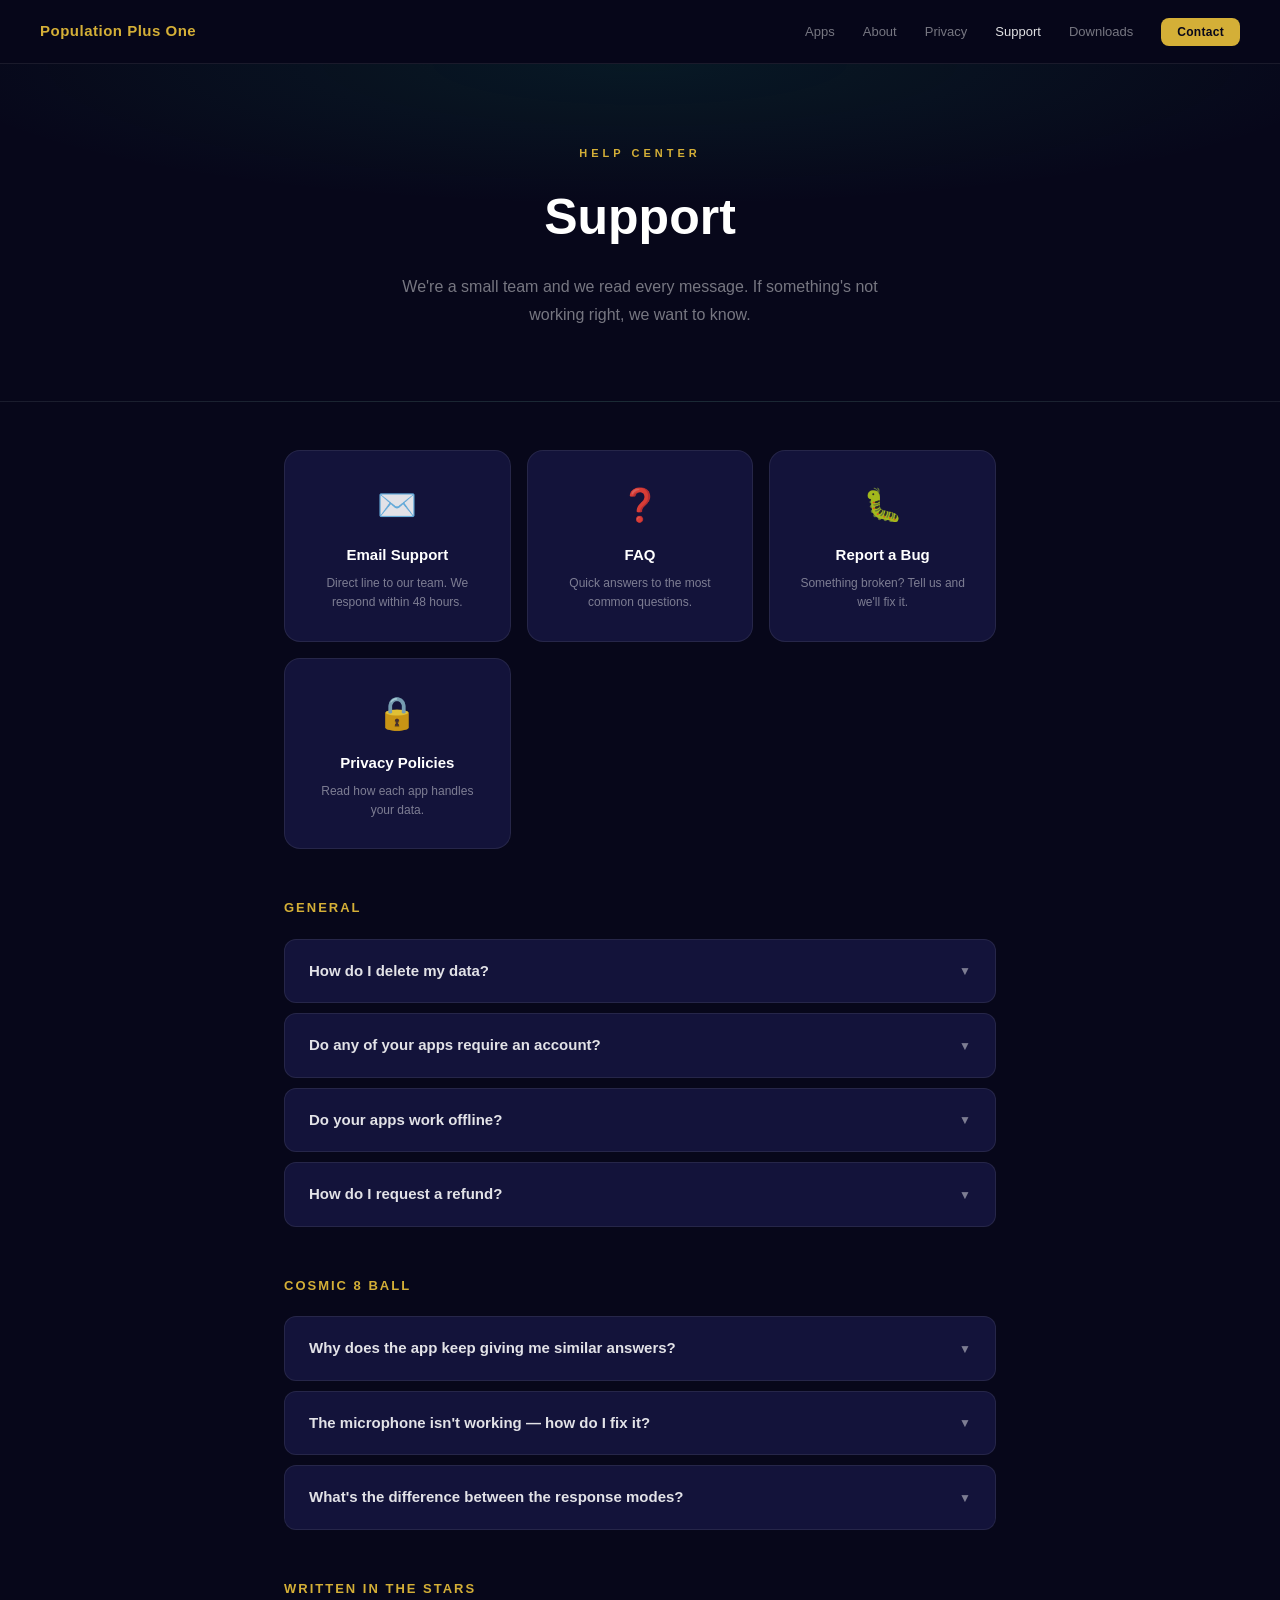
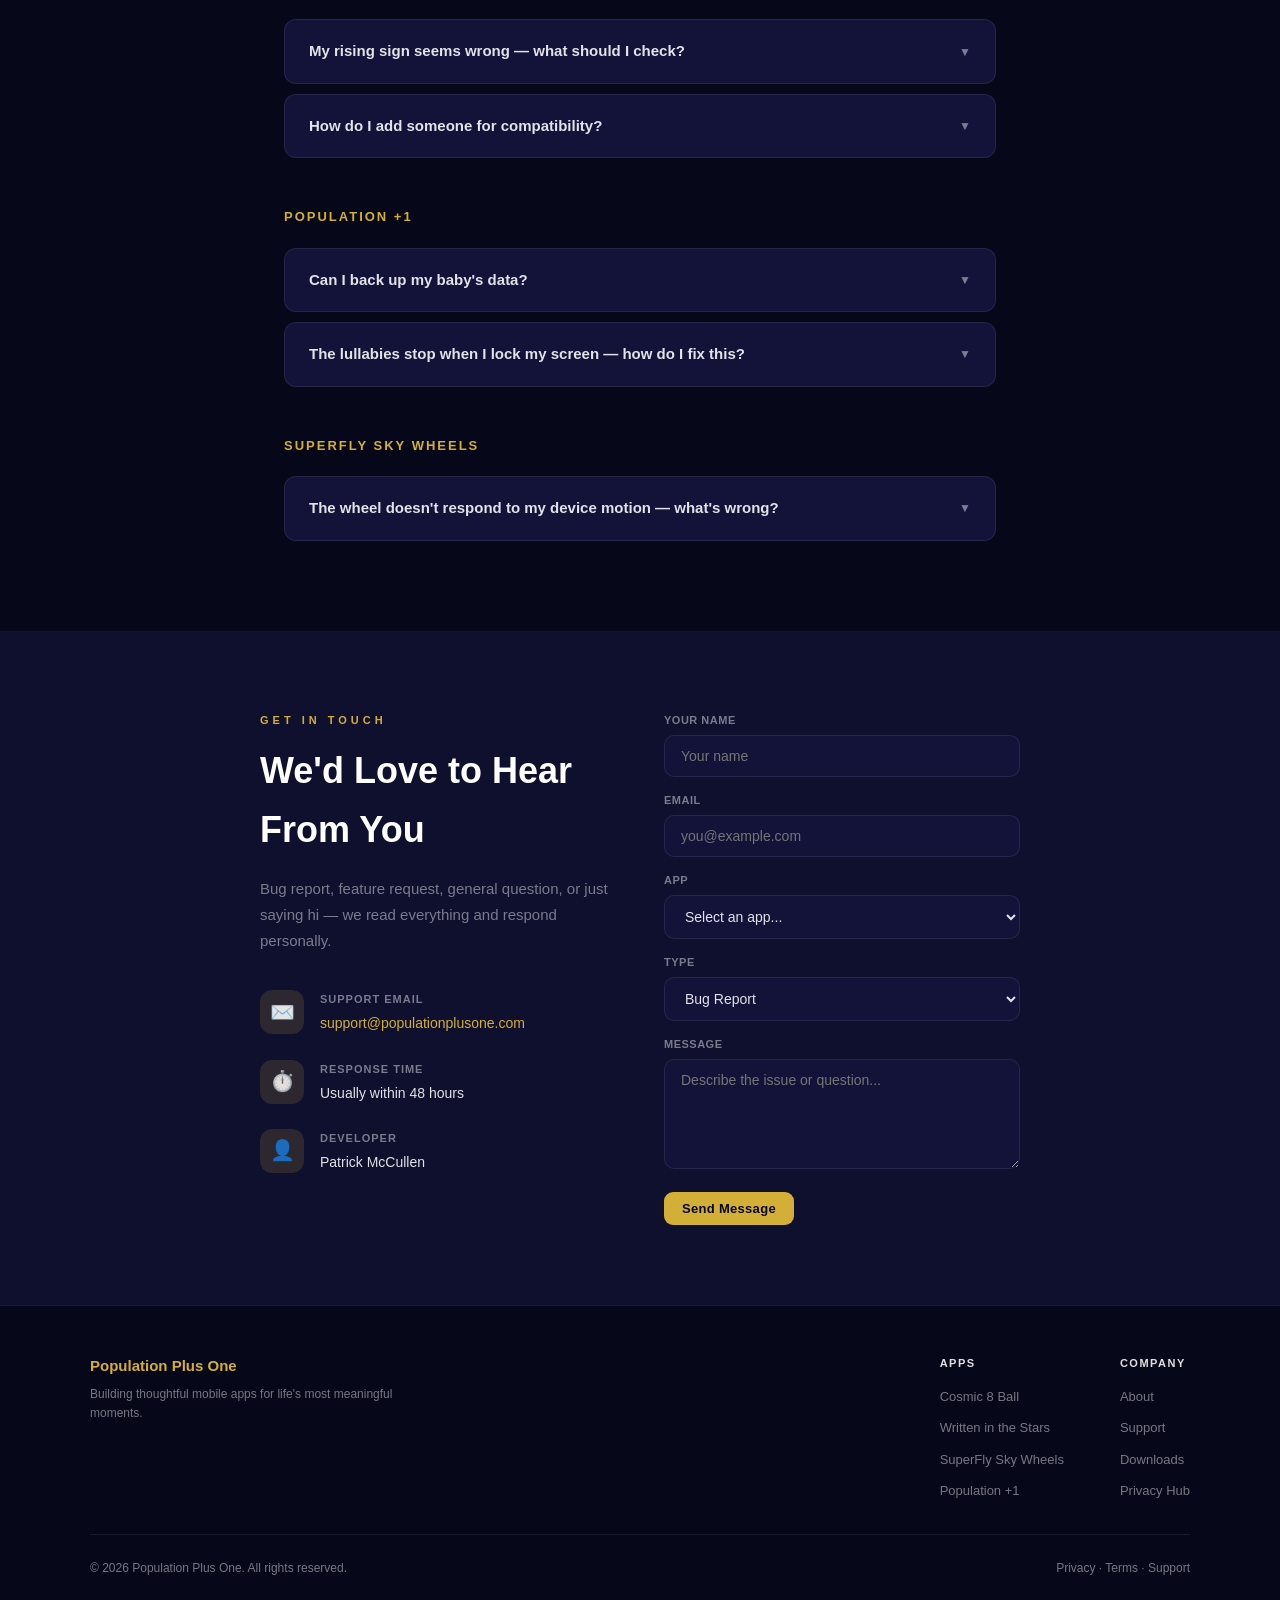
<file: support/index.html>
<!DOCTYPE html>
<html lang="en">
<head>
<meta charset="UTF-8">
<meta name="viewport" content="width=device-width, initial-scale=1.0">
<title>Support — Population Plus One</title>
<meta name="description" content="Get help with Cosmic 8 Ball, Written in the Stars, SuperFly Sky Wheels, or Population +1. FAQ, bug reporting, and direct contact.">
<link rel="stylesheet" href="../site.css">
<style>
    .support-hero {
        padding: 80px 24px 72px; text-align: center;
        background: radial-gradient(ellipse 80% 60% at 50% 0%, rgba(16,185,129,0.1) 0%, transparent 70%);
        border-bottom: 1px solid var(--border);
    }

    /* Quick actions */
    .quick-actions {
        max-width: 760px; margin: 48px auto; padding: 0 24px;
        display: grid; grid-template-columns: repeat(auto-fill, minmax(200px, 1fr)); gap: 16px;
    }
    .action-card {
        background: var(--card); border: 1px solid var(--border);
        border-radius: var(--radius); padding: 28px 24px; text-align: center;
        text-decoration: none; color: var(--text); transition: all 0.2s;
    }
    .action-card:hover { border-color: rgba(255,255,255,0.2); transform: translateY(-2px); }
    .action-icon { font-size: 32px; margin-bottom: 12px; display: block; }
    .action-title { font-size: 15px; font-weight: 700; color: #fff; margin-bottom: 6px; }
    .action-desc { font-size: 12px; color: var(--muted); line-height: 1.6; }

    /* FAQ */
    .faq-section { max-width: 760px; margin: 0 auto; padding: 0 24px 80px; }
    .faq-group-title {
        font-size: 13px; font-weight: 700; letter-spacing: 2px; text-transform: uppercase;
        color: var(--gold); margin: 48px 0 20px;
    }
    .faq-item {
        background: var(--card); border: 1px solid var(--border);
        border-radius: 12px; margin-bottom: 10px; overflow: hidden;
    }
    .faq-q {
        width: 100%; background: none; border: none; color: var(--text);
        font-size: 15px; font-weight: 600; text-align: left; padding: 20px 24px;
        cursor: pointer; display: flex; justify-content: space-between; align-items: center;
        gap: 12px; font-family: inherit; line-height: 1.5; transition: background 0.2s;
    }
    .faq-q:hover { background: rgba(255,255,255,0.03); }
    .faq-q .arrow { font-size: 12px; color: var(--muted); flex-shrink: 0; transition: transform 0.2s; }
    .faq-item.open .faq-q .arrow { transform: rotate(180deg); }
    .faq-a {
        display: none; padding: 0 24px 20px; font-size: 14px; color: var(--muted); line-height: 1.75;
        border-top: 1px solid var(--border); padding-top: 16px;
    }
    .faq-item.open .faq-a { display: block; }
    .faq-a a { color: var(--gold); }

    /* App-filter tabs */
    .app-tabs {
        display: flex; gap: 10px; margin-bottom: 24px; flex-wrap: wrap;
    }
    .app-tab {
        font-size: 12px; font-weight: 700; padding: 7px 16px; border-radius: 20px;
        border: 1px solid var(--border); background: var(--card); color: var(--muted);
        cursor: pointer; transition: all 0.2s; text-decoration: none;
    }
    .app-tab:hover, .app-tab.active { color: var(--text); border-color: rgba(255,255,255,0.25); }

    /* Contact section */
    .contact-section { background: var(--surface); padding: 80px 24px; }
    .contact-grid {
        max-width: 760px; margin: 0 auto;
        display: grid; grid-template-columns: 1fr 1fr; gap: 48px; align-items: start;
    }
    .contact-info { display: flex; flex-direction: column; gap: 24px; }
    .contact-item { display: flex; gap: 16px; align-items: flex-start; }
    .contact-item-icon {
        width: 44px; height: 44px; border-radius: 12px; background: var(--gold-dim);
        display: flex; align-items: center; justify-content: center; font-size: 20px; flex-shrink: 0;
    }
    .contact-item-label { font-size: 11px; font-weight: 700; color: var(--muted); text-transform: uppercase; letter-spacing: 1px; margin-bottom: 4px; }
    .contact-item-value { font-size: 14px; color: var(--text); }
    .contact-item-value a { color: var(--gold); text-decoration: none; }
    .contact-form { display: flex; flex-direction: column; gap: 14px; }
    .form-group label { display: block; font-size: 11px; font-weight: 700; color: var(--muted); margin-bottom: 6px; letter-spacing: 0.5px; text-transform: uppercase; }
    .form-group input, .form-group textarea, .form-group select {
        width: 100%; background: var(--card); border: 1px solid var(--border);
        border-radius: 10px; padding: 12px 16px; color: var(--text);
        font-size: 14px; font-family: inherit; outline: none; transition: border-color 0.2s;
    }
    .form-group input:focus, .form-group textarea:focus, .form-group select:focus { border-color: rgba(212,175,55,0.5); }
    .form-group textarea { min-height: 110px; resize: vertical; }
    .form-group select option { background: var(--card); }

    @media (max-width: 640px) { .contact-grid { grid-template-columns: 1fr; } }
</style>
</head>
<body>

<nav class="site-nav">
    <a href="../" class="nav-logo">Population Plus One</a>
    <ul class="nav-links">
        <li><a href="../apps/">Apps</a></li>
        <li><a href="../about/">About</a></li>
        <li><a href="../privacy/">Privacy</a></li>
        <li><a href="../support/" class="active">Support</a></li>
        <li><a href="../downloads/">Downloads</a></li>
        <li><a href="mailto:support@populationplusone.com" class="nav-cta">Contact</a></li>
    </ul>
</nav>

<div class="support-hero">
    <span class="page-eyebrow">Help Center</span>
    <h1 class="section-title" style="font-size:clamp(28px,5vw,50px); margin-bottom:14px;">Support</h1>
    <p class="section-sub" style="max-width:480px; margin:0 auto;">
        We're a small team and we read every message. If something's not working right, we want to know.
    </p>
</div>

<!-- Quick Actions -->
<div class="quick-actions">
    <a href="mailto:support@populationplusone.com" class="action-card">
        <span class="action-icon">✉️</span>
        <div class="action-title">Email Support</div>
        <div class="action-desc">Direct line to our team. We respond within 48 hours.</div>
    </a>
    <a href="#faq" class="action-card">
        <span class="action-icon">❓</span>
        <div class="action-title">FAQ</div>
        <div class="action-desc">Quick answers to the most common questions.</div>
    </a>
    <a href="#contact" class="action-card">
        <span class="action-icon">🐛</span>
        <div class="action-title">Report a Bug</div>
        <div class="action-desc">Something broken? Tell us and we'll fix it.</div>
    </a>
    <a href="../privacy/" class="action-card">
        <span class="action-icon">🔒</span>
        <div class="action-title">Privacy Policies</div>
        <div class="action-desc">Read how each app handles your data.</div>
    </a>
</div>

<!-- FAQ -->
<div class="faq-section" id="faq">
    <div class="faq-group-title">General</div>

    <div class="faq-item">
        <button class="faq-q" onclick="toggle(this)">How do I delete my data? <span class="arrow">▼</span></button>
        <div class="faq-a">All Population Plus One apps store data locally on your device — there are no servers or accounts to delete from. To remove all data, simply uninstall the app. On iOS you can also go to <strong>Settings → General → iPhone Storage → [App Name] → Delete App</strong>. On Android, go to <strong>Settings → Apps → [App Name] → Storage → Clear Data</strong>.</div>
    </div>

    <div class="faq-item">
        <button class="faq-q" onclick="toggle(this)">Do any of your apps require an account? <span class="arrow">▼</span></button>
        <div class="faq-a">No. None of our apps require you to create an account or sign in. Everything works from the moment you install. Your data is stored on your device and belongs to you.</div>
    </div>

    <div class="faq-item">
        <button class="faq-q" onclick="toggle(this)">Do your apps work offline? <span class="arrow">▼</span></button>
        <div class="faq-a">Yes — all core features work completely offline. No internet connection is required for any Population Plus One app. Some optional features (like cross-promotion links) will open your browser, but nothing in the core experience depends on the network.</div>
    </div>

    <div class="faq-item">
        <button class="faq-q" onclick="toggle(this)">How do I request a refund? <span class="arrow">▼</span></button>
        <div class="faq-a">All apps are currently free. If you made an in-app purchase and need a refund, contact the platform directly: for iOS go to <a href="https://reportaproblem.apple.com" target="_blank" rel="noopener">reportaproblem.apple.com</a>, for Android go to the Play Store → Order History → Request Refund. Feel free to email us too and we'll help you through the process.</div>
    </div>

    <div class="faq-group-title">Cosmic 8 Ball</div>

    <div class="faq-item">
        <button class="faq-q" onclick="toggle(this)">Why does the app keep giving me similar answers? <span class="arrow">▼</span></button>
        <div class="faq-a">Cosmic 8 Ball generates answers based on real-time cosmic conditions — your zodiac sign, current moon phase, planetary positions, and time of day. If you ask multiple questions in a short period, the cosmic conditions haven't changed much, so answers may have a similar tone. Try again at a different time of day, or wait for a significant shift (like a new moon phase).</div>
    </div>

    <div class="faq-item">
        <button class="faq-q" onclick="toggle(this)">The microphone isn't working — how do I fix it? <span class="arrow">▼</span></button>
        <div class="faq-a">Voice input requires microphone and speech recognition permissions. On iOS, go to <strong>Settings → Cosmic 8 Ball → Microphone</strong> and make sure it's enabled. On Android, go to <strong>Settings → Apps → Cosmic 8 Ball → Permissions → Microphone</strong>. If it still doesn't work, try restarting the app.</div>
    </div>

    <div class="faq-item">
        <button class="faq-q" onclick="toggle(this)">What's the difference between the response modes? <span class="arrow">▼</span></button>
        <div class="faq-a"><strong>Cosmic Guidance:</strong> Thoughtful, insightful responses based on your sign and current cosmic energy. <strong>Mixed Energy:</strong> Unpredictable — wise, funny, cryptic, or chaotic. <strong>Fun Mode:</strong> Sharp, sarcastic, meme-worthy. <strong>Party Mode:</strong> Group-friendly answers based on collective cosmic energy — no personal info used, great for sharing with friends.</div>
    </div>

    <div class="faq-group-title">Written in the Stars</div>

    <div class="faq-item">
        <button class="faq-q" onclick="toggle(this)">My rising sign seems wrong — what should I check? <span class="arrow">▼</span></button>
        <div class="faq-a">Rising sign (ascendant) calculation requires your exact birth time and precise birth location. Make sure you've entered both accurately. Even a 15-minute difference in birth time can shift your rising sign. If you don't know your exact birth time, the app will use noon as a default — but the rising sign shown will not be accurate without the correct time.</div>
    </div>

    <div class="faq-item">
        <button class="faq-q" onclick="toggle(this)">How do I add someone for compatibility? <span class="arrow">▼</span></button>
        <div class="faq-a">Navigate to the Compatibility section and tap "Add Person." You can enter their name and birth data manually, or use Contacts access to pre-fill their name (you still enter the birth data yourself). Once added, you'll see a full synastry reading.</div>
    </div>

    <div class="faq-group-title">Population +1</div>

    <div class="faq-item">
        <button class="faq-q" onclick="toggle(this)">Can I back up my baby's data? <span class="arrow">▼</span></button>
        <div class="faq-a">Currently, data is stored locally on your device and automatic cloud backup is not available. Your device's native backup (iCloud on iOS, Google Backup on Android) may back up the app's local storage as part of your device backup — check your backup settings. A dedicated export feature is on our roadmap.</div>
    </div>

    <div class="faq-item">
        <button class="faq-q" onclick="toggle(this)">The lullabies stop when I lock my screen — how do I fix this? <span class="arrow">▼</span></button>
        <div class="faq-a">Population +1 uses background audio to keep lullabies playing. On iOS, make sure <strong>Background App Refresh</strong> is enabled for Population +1 in Settings. Also check that the app has the audio session permission. If it continues to stop, try using the phone's native Control Center to resume playback.</div>
    </div>

    <div class="faq-group-title">SuperFly Sky Wheels</div>

    <div class="faq-item">
        <button class="faq-q" onclick="toggle(this)">The wheel doesn't respond to my device motion — what's wrong? <span class="arrow">▼</span></button>
        <div class="faq-a">SuperFly Sky Wheels uses your device's motion sensors. On iOS, go to <strong>Settings → SuperFly Sky Wheels → Motion &amp; Fitness</strong> and make sure it's allowed. On some Android devices, motion sensor access may be restricted. Try calibrating your device (wave it in a figure-8 pattern) or restarting the app.</div>
    </div>
</div>

<!-- Contact -->
<section class="contact-section" id="contact">
    <div class="contact-grid">
        <div>
            <p class="section-label">Get in Touch</p>
            <h2 class="section-title" style="font-size:clamp(24px,4vw,36px);">We'd Love to Hear From You</h2>
            <p class="section-sub" style="font-size:15px; margin-bottom:36px;">Bug report, feature request, general question, or just saying hi — we read everything and respond personally.</p>
            <div class="contact-info">
                <div class="contact-item">
                    <div class="contact-item-icon">✉️</div>
                    <div>
                        <div class="contact-item-label">Support Email</div>
                        <div class="contact-item-value"><a href="mailto:support@populationplusone.com">support@populationplusone.com</a></div>
                    </div>
                </div>
                <div class="contact-item">
                    <div class="contact-item-icon">⏱️</div>
                    <div>
                        <div class="contact-item-label">Response Time</div>
                        <div class="contact-item-value">Usually within 48 hours</div>
                    </div>
                </div>
                <div class="contact-item">
                    <div class="contact-item-icon">👤</div>
                    <div>
                        <div class="contact-item-label">Developer</div>
                        <div class="contact-item-value">Patrick McCullen</div>
                    </div>
                </div>
            </div>
        </div>
        <form class="contact-form" onsubmit="return false;">
            <div class="form-group">
                <label>Your Name</label>
                <input type="text" placeholder="Your name" />
            </div>
            <div class="form-group">
                <label>Email</label>
                <input type="email" placeholder="you@example.com" />
            </div>
            <div class="form-group">
                <label>App</label>
                <select>
                    <option value="">Select an app...</option>
                    <option>Cosmic 8 Ball</option>
                    <option>Written in the Stars</option>
                    <option>SuperFly Sky Wheels</option>
                    <option>Population +1</option>
                    <option>General / Website</option>
                </select>
            </div>
            <div class="form-group">
                <label>Type</label>
                <select>
                    <option>Bug Report</option>
                    <option>Feature Request</option>
                    <option>Privacy Question</option>
                    <option>General Question</option>
                    <option>Other</option>
                </select>
            </div>
            <div class="form-group">
                <label>Message</label>
                <textarea placeholder="Describe the issue or question..."></textarea>
            </div>
            <button type="submit" class="btn btn-primary btn-sm" style="align-self:flex-start;">Send Message</button>
        </form>
    </div>
</section>

<footer class="site-footer">
    <div class="footer-inner">
        <div>
            <div class="footer-brand">
                <div class="footer-brand-name">Population Plus One</div>
                <div class="footer-brand-desc">Building thoughtful mobile apps for life's most meaningful moments.</div>
            </div>
        </div>
        <div class="footer-cols">
            <div class="footer-col">
                <div class="footer-col-title">Apps</div>
                <ul>
                    <li><a href="../apps/#cosmic">Cosmic 8 Ball</a></li>
                    <li><a href="../apps/#stars">Written in the Stars</a></li>
                    <li><a href="../apps/#wheels">SuperFly Sky Wheels</a></li>
                    <li><a href="../apps/#plusone">Population +1</a></li>
                </ul>
            </div>
            <div class="footer-col">
                <div class="footer-col-title">Company</div>
                <ul>
                    <li><a href="../about/">About</a></li>
                    <li><a href="../support/">Support</a></li>
                    <li><a href="../downloads/">Downloads</a></li>
                    <li><a href="../privacy/">Privacy Hub</a></li>
                </ul>
            </div>
        </div>
    </div>
    <div class="footer-bottom">
        <span>© 2026 Population Plus One. All rights reserved.</span>
        <span><a href="../privacy/">Privacy</a> · <a href="../terms/">Terms</a> · <a href="../support/">Support</a></span>
    </div>
</footer>

<script>
function toggle(btn) {
    const item = btn.closest('.faq-item');
    item.classList.toggle('open');
}
</script>
</body>
</html>
</file>
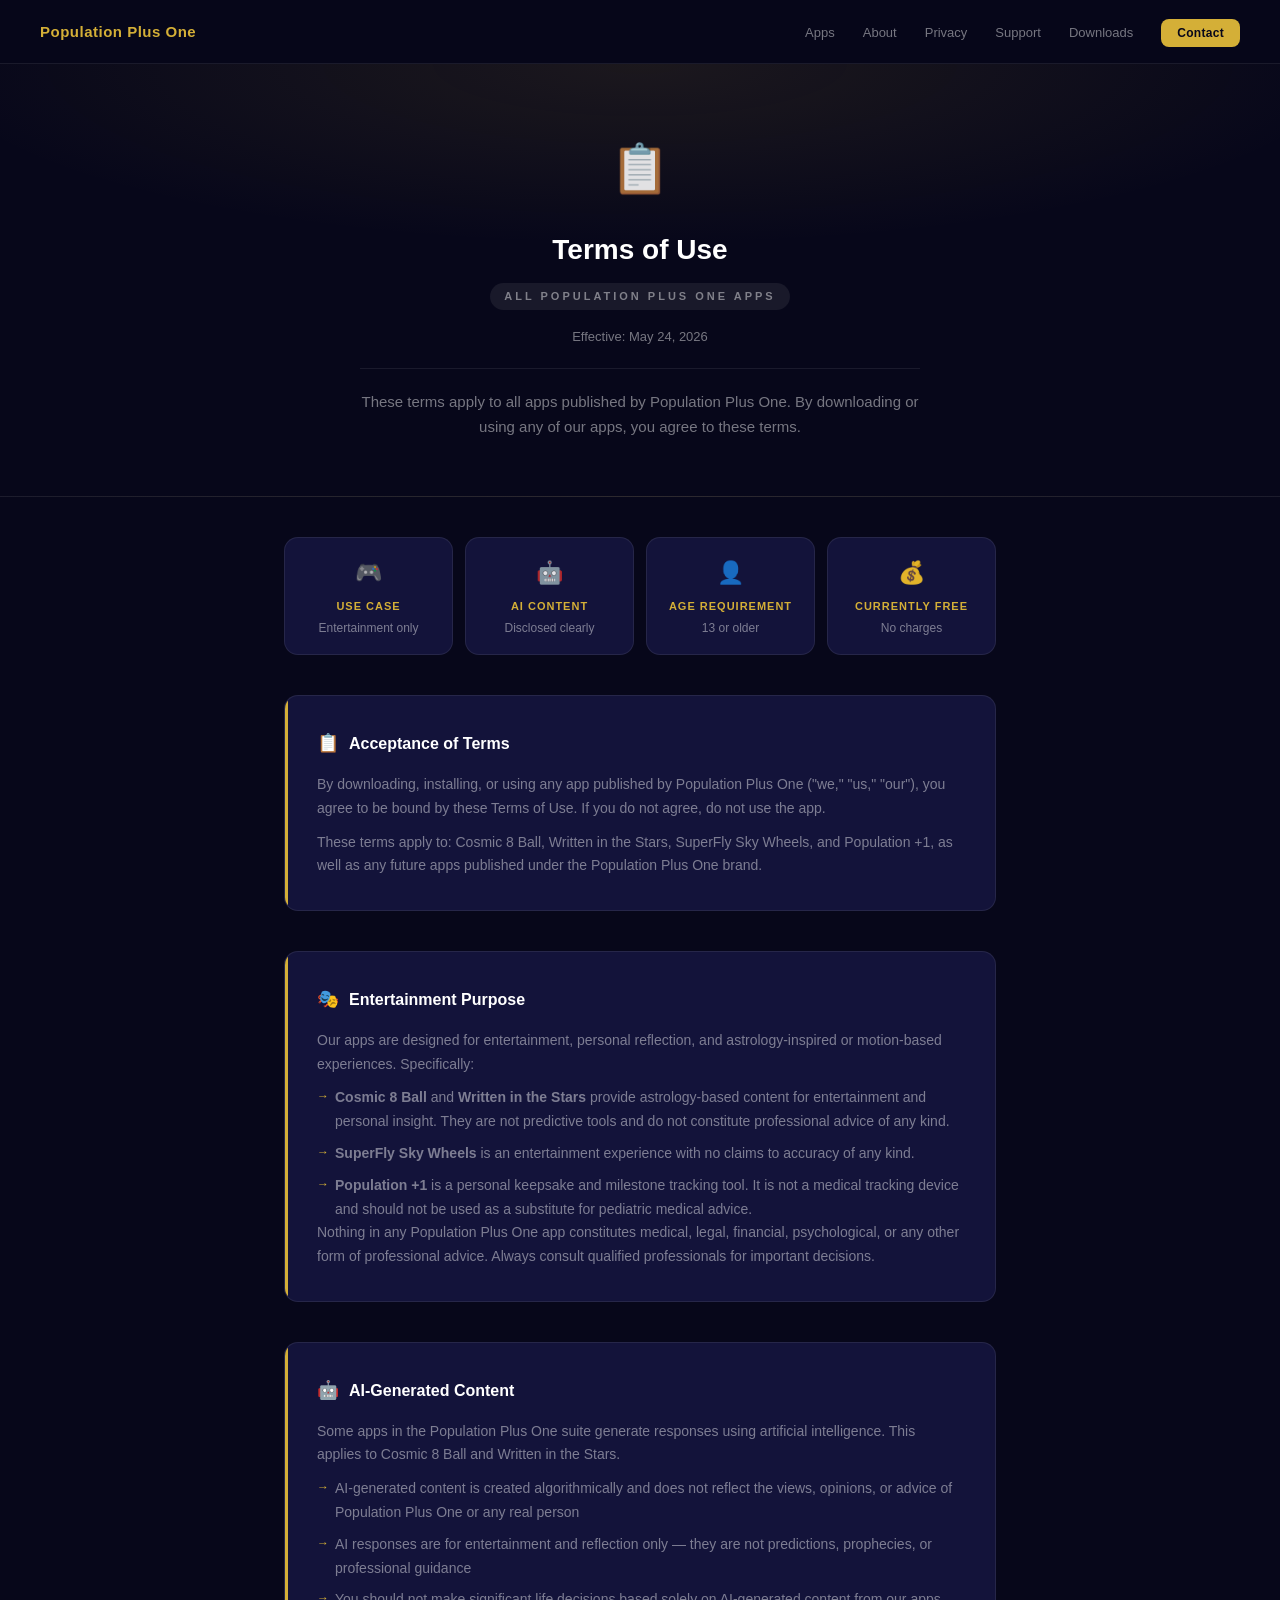
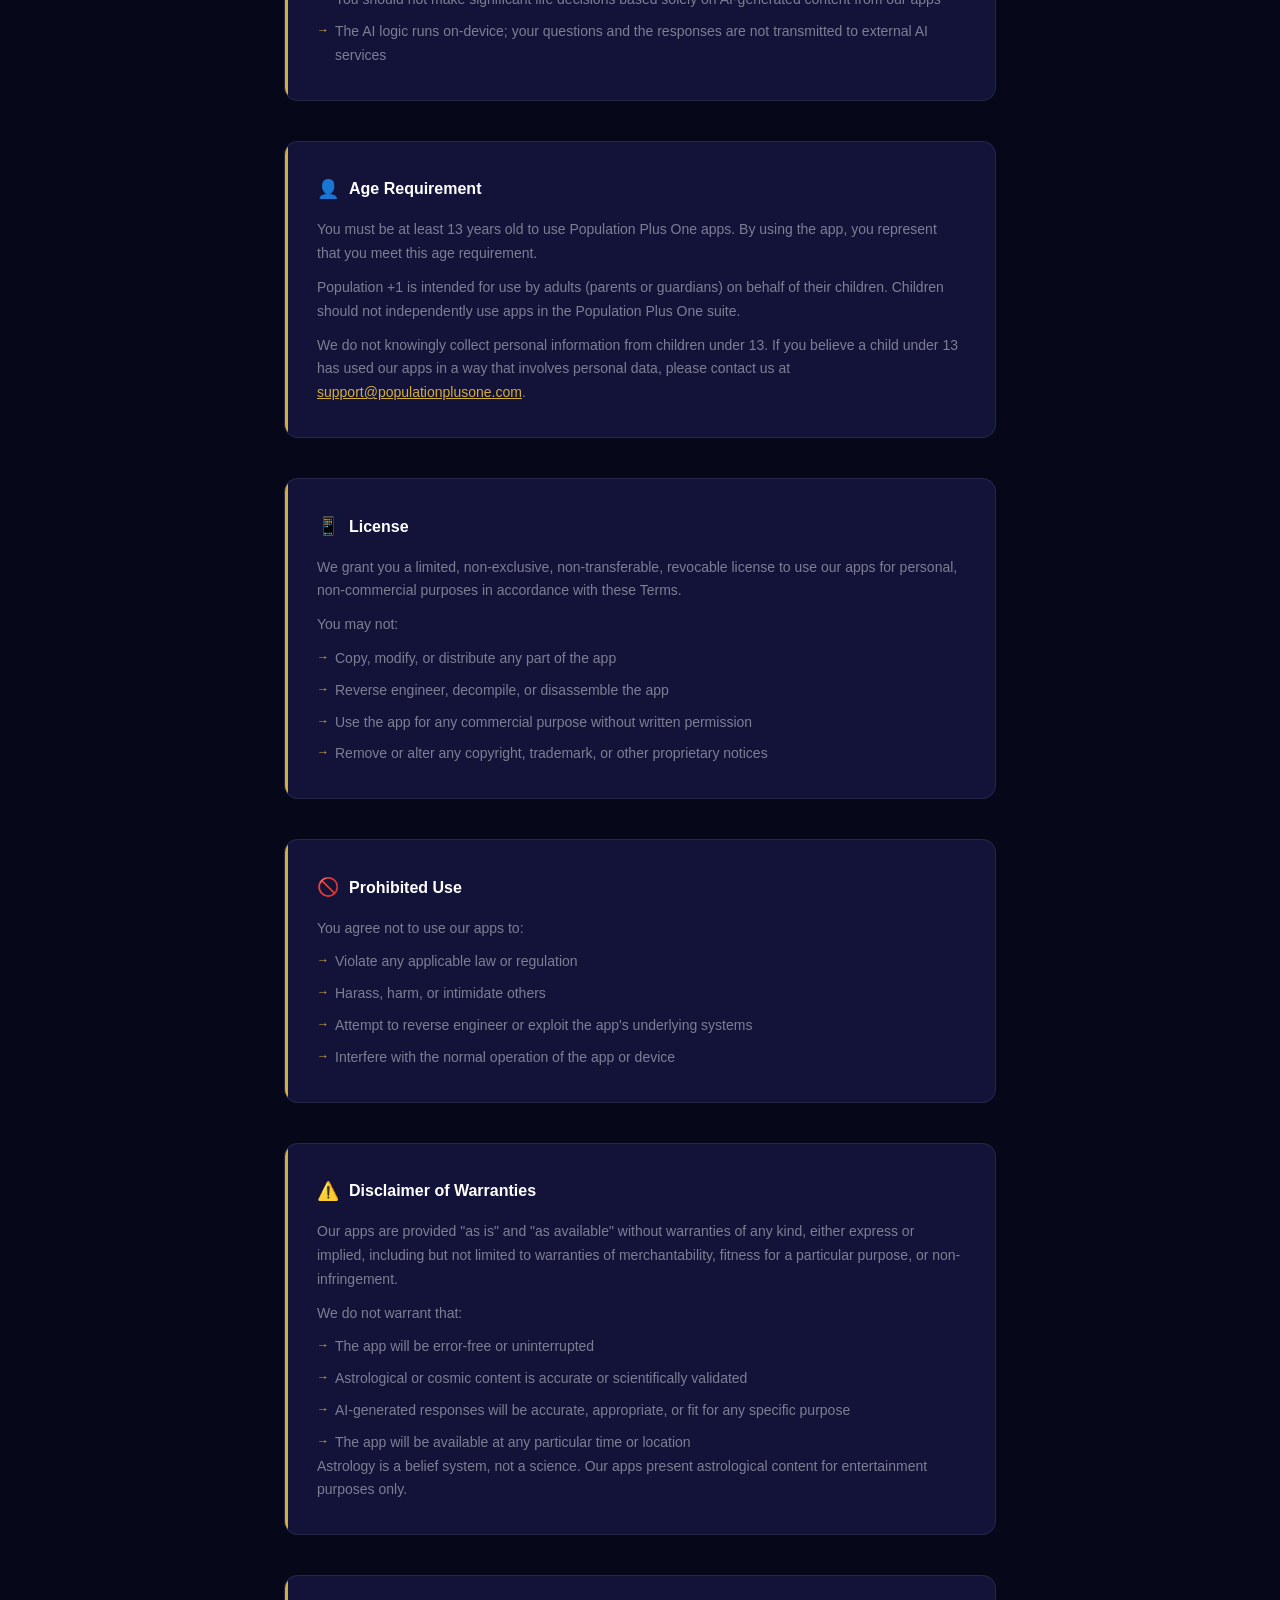
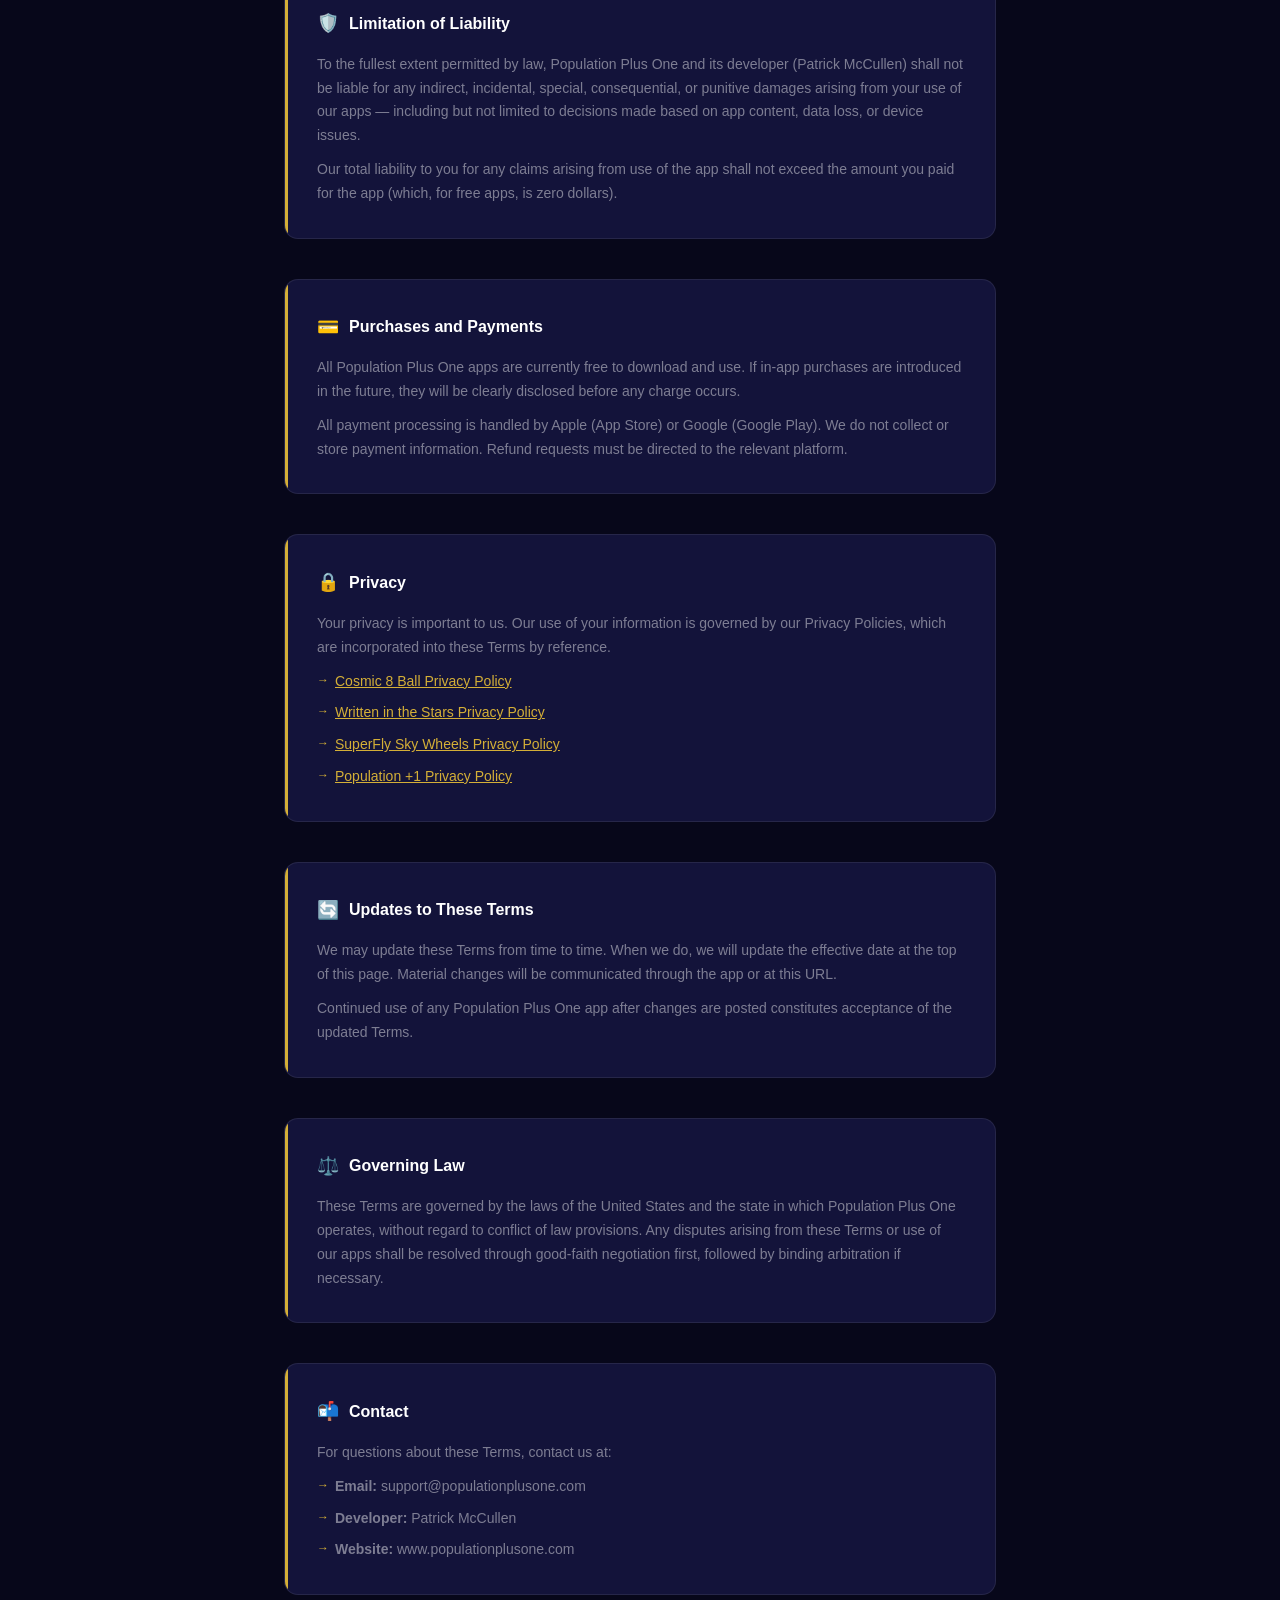
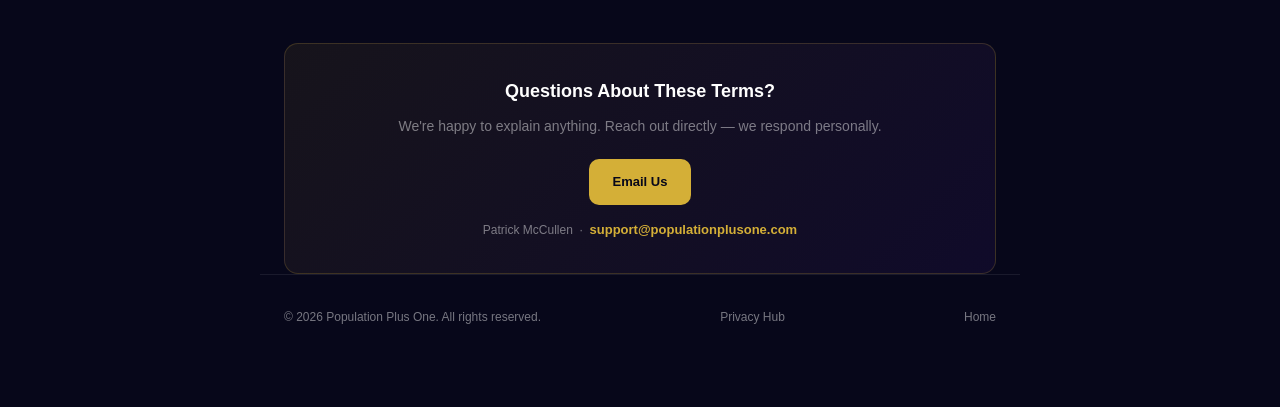
<file: terms/index.html>
<!DOCTYPE html>
<html lang="en">
<head>
<meta charset="UTF-8">
<meta name="viewport" content="width=device-width, initial-scale=1.0">
<title>Terms of Use — Population Plus One</title>
<meta name="description" content="Terms of Use for Population Plus One apps — Cosmic 8 Ball, Written in the Stars, SuperFly Sky Wheels, and Population +1.">
<link rel="stylesheet" href="../site.css">
<link rel="stylesheet" href="../privacy/privacy-shared.css">
<style>
    :root { --accent: #d4af37; }
    .policy-hero { background: radial-gradient(ellipse 80% 60% at 50% 0%, rgba(212,175,55,0.1) 0%, transparent 70%); }
</style>
</head>
<body>

<nav class="site-nav">
    <a href="../" class="nav-logo">Population Plus One</a>
    <ul class="nav-links">
        <li><a href="../apps/">Apps</a></li>
        <li><a href="../about/">About</a></li>
        <li><a href="../privacy/">Privacy</a></li>
        <li><a href="../support/">Support</a></li>
        <li><a href="../downloads/">Downloads</a></li>
        <li><a href="mailto:support@populationplusone.com" class="nav-cta">Contact</a></li>
    </ul>
</nav>

<header class="policy-hero" style="margin-top:0;">
    <div class="policy-hero-icon">📋</div>
    <h1>Terms of Use</h1>
    <div class="app-label">All Population Plus One Apps</div>
    <div class="effective-date">Effective: May 24, 2026</div>
    <p class="summary">
        These terms apply to all apps published by Population Plus One. By downloading or using any of our apps, you agree to these terms.
    </p>
</header>

<div class="quick-facts">
    <div class="fact-chip">
        <div class="fact-chip-icon">🎮</div>
        <div class="fact-chip-label">Use Case</div>
        <div class="fact-chip-value">Entertainment only</div>
    </div>
    <div class="fact-chip">
        <div class="fact-chip-icon">🤖</div>
        <div class="fact-chip-label">AI Content</div>
        <div class="fact-chip-value">Disclosed clearly</div>
    </div>
    <div class="fact-chip">
        <div class="fact-chip-icon">👤</div>
        <div class="fact-chip-label">Age Requirement</div>
        <div class="fact-chip-value">13 or older</div>
    </div>
    <div class="fact-chip">
        <div class="fact-chip-icon">💰</div>
        <div class="fact-chip-label">Currently Free</div>
        <div class="fact-chip-value">No charges</div>
    </div>
</div>

<div class="policy-body">

    <div class="policy-section">
        <h2><span class="icon">📋</span> Acceptance of Terms</h2>
        <p>By downloading, installing, or using any app published by Population Plus One ("we," "us," "our"), you agree to be bound by these Terms of Use. If you do not agree, do not use the app.</p>
        <p>These terms apply to: Cosmic 8 Ball, Written in the Stars, SuperFly Sky Wheels, and Population +1, as well as any future apps published under the Population Plus One brand.</p>
    </div>

    <div class="policy-section">
        <h2><span class="icon">🎭</span> Entertainment Purpose</h2>
        <p>Our apps are designed for entertainment, personal reflection, and astrology-inspired or motion-based experiences. Specifically:</p>
        <ul>
            <li><strong>Cosmic 8 Ball</strong> and <strong>Written in the Stars</strong> provide astrology-based content for entertainment and personal insight. They are not predictive tools and do not constitute professional advice of any kind.</li>
            <li><strong>SuperFly Sky Wheels</strong> is an entertainment experience with no claims to accuracy of any kind.</li>
            <li><strong>Population +1</strong> is a personal keepsake and milestone tracking tool. It is not a medical tracking device and should not be used as a substitute for pediatric medical advice.</li>
        </ul>
        <p>Nothing in any Population Plus One app constitutes medical, legal, financial, psychological, or any other form of professional advice. Always consult qualified professionals for important decisions.</p>
    </div>

    <div class="policy-section">
        <h2><span class="icon">🤖</span> AI-Generated Content</h2>
        <p>Some apps in the Population Plus One suite generate responses using artificial intelligence. This applies to Cosmic 8 Ball and Written in the Stars.</p>
        <ul>
            <li>AI-generated content is created algorithmically and does not reflect the views, opinions, or advice of Population Plus One or any real person</li>
            <li>AI responses are for entertainment and reflection only — they are not predictions, prophecies, or professional guidance</li>
            <li>You should not make significant life decisions based solely on AI-generated content from our apps</li>
            <li>The AI logic runs on-device; your questions and the responses are not transmitted to external AI services</li>
        </ul>
    </div>

    <div class="policy-section">
        <h2><span class="icon">👤</span> Age Requirement</h2>
        <p>You must be at least 13 years old to use Population Plus One apps. By using the app, you represent that you meet this age requirement.</p>
        <p>Population +1 is intended for use by adults (parents or guardians) on behalf of their children. Children should not independently use apps in the Population Plus One suite.</p>
        <p>We do not knowingly collect personal information from children under 13. If you believe a child under 13 has used our apps in a way that involves personal data, please contact us at <a href="mailto:support@populationplusone.com" style="color:var(--gold);">support@populationplusone.com</a>.</p>
    </div>

    <div class="policy-section">
        <h2><span class="icon">📱</span> License</h2>
        <p>We grant you a limited, non-exclusive, non-transferable, revocable license to use our apps for personal, non-commercial purposes in accordance with these Terms.</p>
        <p>You may not:</p>
        <ul>
            <li>Copy, modify, or distribute any part of the app</li>
            <li>Reverse engineer, decompile, or disassemble the app</li>
            <li>Use the app for any commercial purpose without written permission</li>
            <li>Remove or alter any copyright, trademark, or other proprietary notices</li>
        </ul>
    </div>

    <div class="policy-section">
        <h2><span class="icon">🚫</span> Prohibited Use</h2>
        <p>You agree not to use our apps to:</p>
        <ul>
            <li>Violate any applicable law or regulation</li>
            <li>Harass, harm, or intimidate others</li>
            <li>Attempt to reverse engineer or exploit the app's underlying systems</li>
            <li>Interfere with the normal operation of the app or device</li>
        </ul>
    </div>

    <div class="policy-section">
        <h2><span class="icon">⚠️</span> Disclaimer of Warranties</h2>
        <p>Our apps are provided "as is" and "as available" without warranties of any kind, either express or implied, including but not limited to warranties of merchantability, fitness for a particular purpose, or non-infringement.</p>
        <p>We do not warrant that:</p>
        <ul>
            <li>The app will be error-free or uninterrupted</li>
            <li>Astrological or cosmic content is accurate or scientifically validated</li>
            <li>AI-generated responses will be accurate, appropriate, or fit for any specific purpose</li>
            <li>The app will be available at any particular time or location</li>
        </ul>
        <p>Astrology is a belief system, not a science. Our apps present astrological content for entertainment purposes only.</p>
    </div>

    <div class="policy-section">
        <h2><span class="icon">🛡️</span> Limitation of Liability</h2>
        <p>To the fullest extent permitted by law, Population Plus One and its developer (Patrick McCullen) shall not be liable for any indirect, incidental, special, consequential, or punitive damages arising from your use of our apps — including but not limited to decisions made based on app content, data loss, or device issues.</p>
        <p>Our total liability to you for any claims arising from use of the app shall not exceed the amount you paid for the app (which, for free apps, is zero dollars).</p>
    </div>

    <div class="policy-section">
        <h2><span class="icon">💳</span> Purchases and Payments</h2>
        <p>All Population Plus One apps are currently free to download and use. If in-app purchases are introduced in the future, they will be clearly disclosed before any charge occurs.</p>
        <p>All payment processing is handled by Apple (App Store) or Google (Google Play). We do not collect or store payment information. Refund requests must be directed to the relevant platform.</p>
    </div>

    <div class="policy-section">
        <h2><span class="icon">🔒</span> Privacy</h2>
        <p>Your privacy is important to us. Our use of your information is governed by our Privacy Policies, which are incorporated into these Terms by reference.</p>
        <ul>
            <li><a href="../privacy/cosmic-8-ball.html" style="color:var(--gold);">Cosmic 8 Ball Privacy Policy</a></li>
            <li><a href="../privacy/written-in-the-stars.html" style="color:var(--gold);">Written in the Stars Privacy Policy</a></li>
            <li><a href="../privacy/superfly-sky-wheels.html" style="color:var(--gold);">SuperFly Sky Wheels Privacy Policy</a></li>
            <li><a href="../privacy/population-plus-one.html" style="color:var(--gold);">Population +1 Privacy Policy</a></li>
        </ul>
    </div>

    <div class="policy-section">
        <h2><span class="icon">🔄</span> Updates to These Terms</h2>
        <p>We may update these Terms from time to time. When we do, we will update the effective date at the top of this page. Material changes will be communicated through the app or at this URL.</p>
        <p>Continued use of any Population Plus One app after changes are posted constitutes acceptance of the updated Terms.</p>
    </div>

    <div class="policy-section">
        <h2><span class="icon">⚖️</span> Governing Law</h2>
        <p>These Terms are governed by the laws of the United States and the state in which Population Plus One operates, without regard to conflict of law provisions. Any disputes arising from these Terms or use of our apps shall be resolved through good-faith negotiation first, followed by binding arbitration if necessary.</p>
    </div>

    <div class="policy-section">
        <h2><span class="icon">📬</span> Contact</h2>
        <p>For questions about these Terms, contact us at:</p>
        <ul>
            <li><strong>Email:</strong> support@populationplusone.com</li>
            <li><strong>Developer:</strong> Patrick McCullen</li>
            <li><strong>Website:</strong> www.populationplusone.com</li>
        </ul>
    </div>

    <div class="contact-card">
        <h3>Questions About These Terms?</h3>
        <p>We're happy to explain anything. Reach out directly — we respond personally.</p>
        <a href="mailto:support@populationplusone.com">Email Us</a>
        <div class="alt-contact">
            Patrick McCullen &nbsp;·&nbsp;
            <a href="mailto:support@populationplusone.com">support@populationplusone.com</a>
        </div>
    </div>

</div>

<footer class="policy-footer" style="max-width:760px;">
    <span>© 2026 Population Plus One. All rights reserved.</span>
    <a href="../privacy/">Privacy Hub</a>
    <a href="../">Home</a>
</footer>

</body>
</html>
</file>
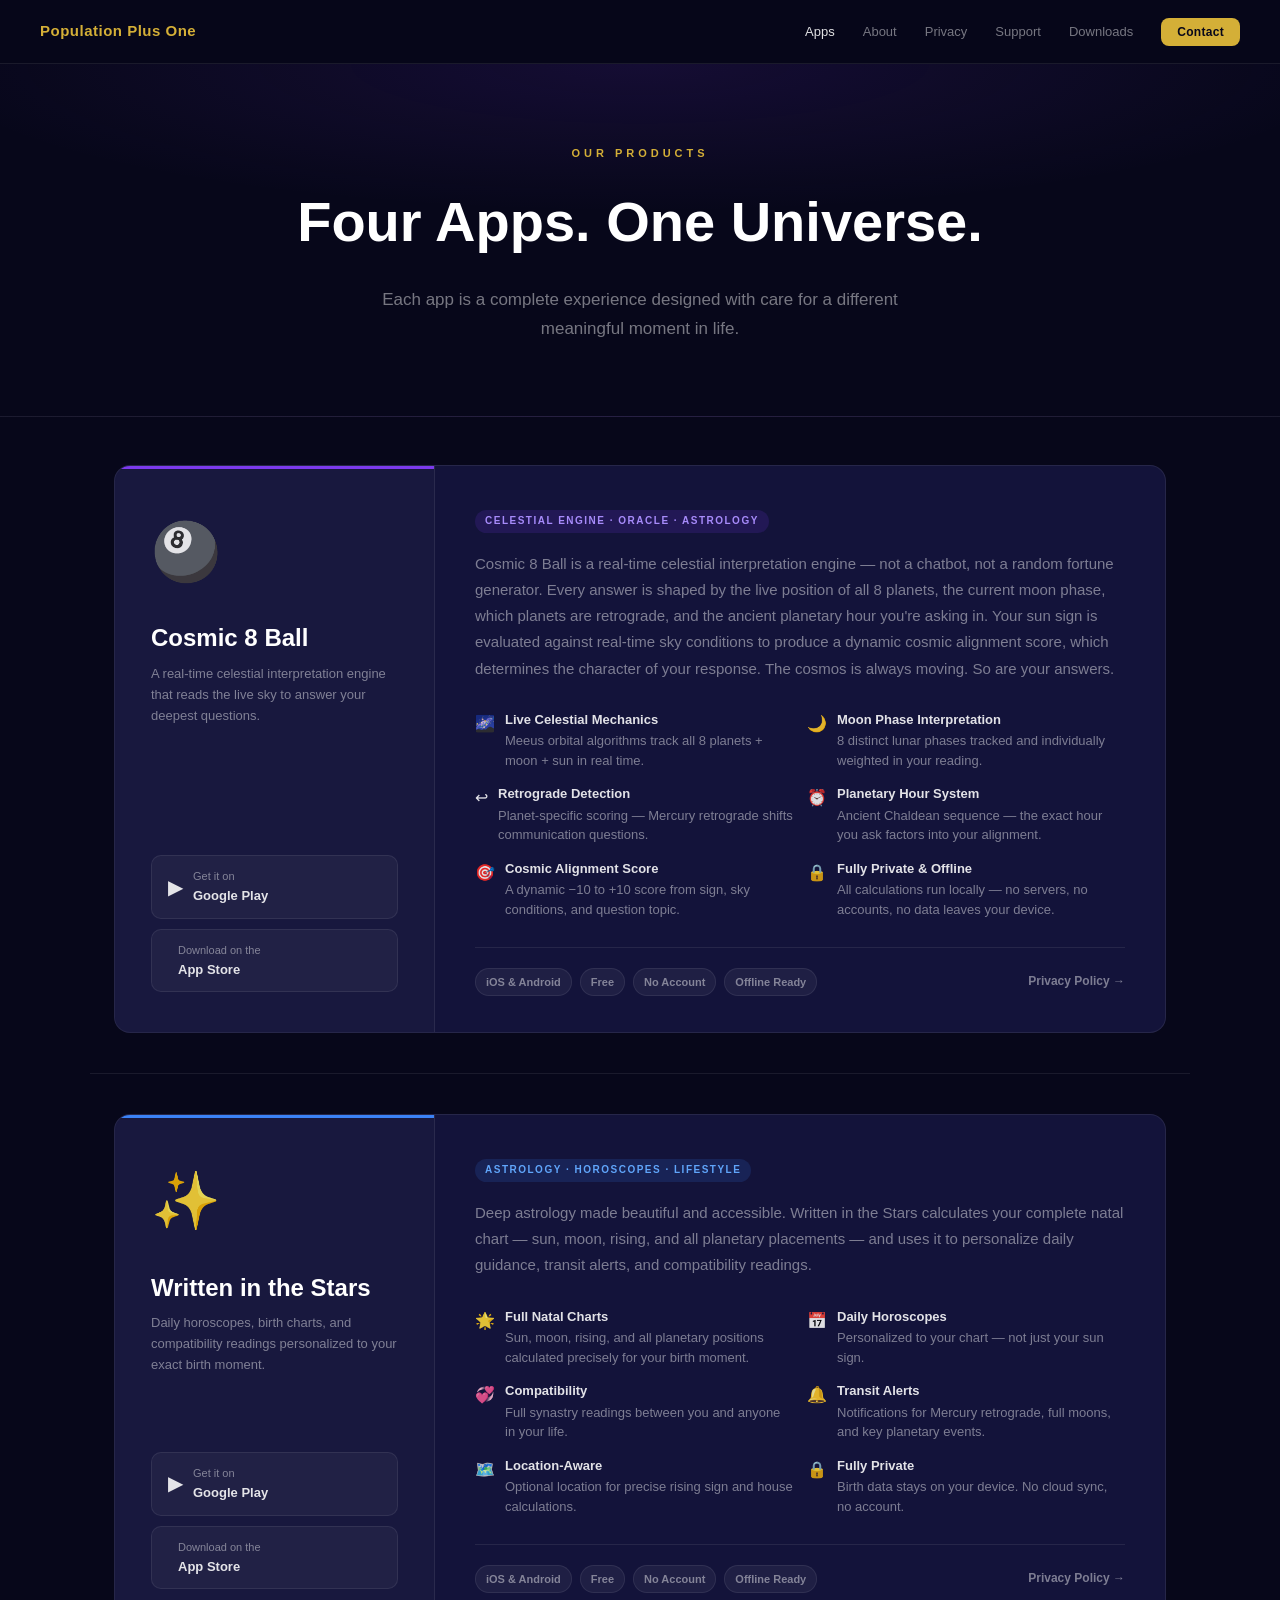
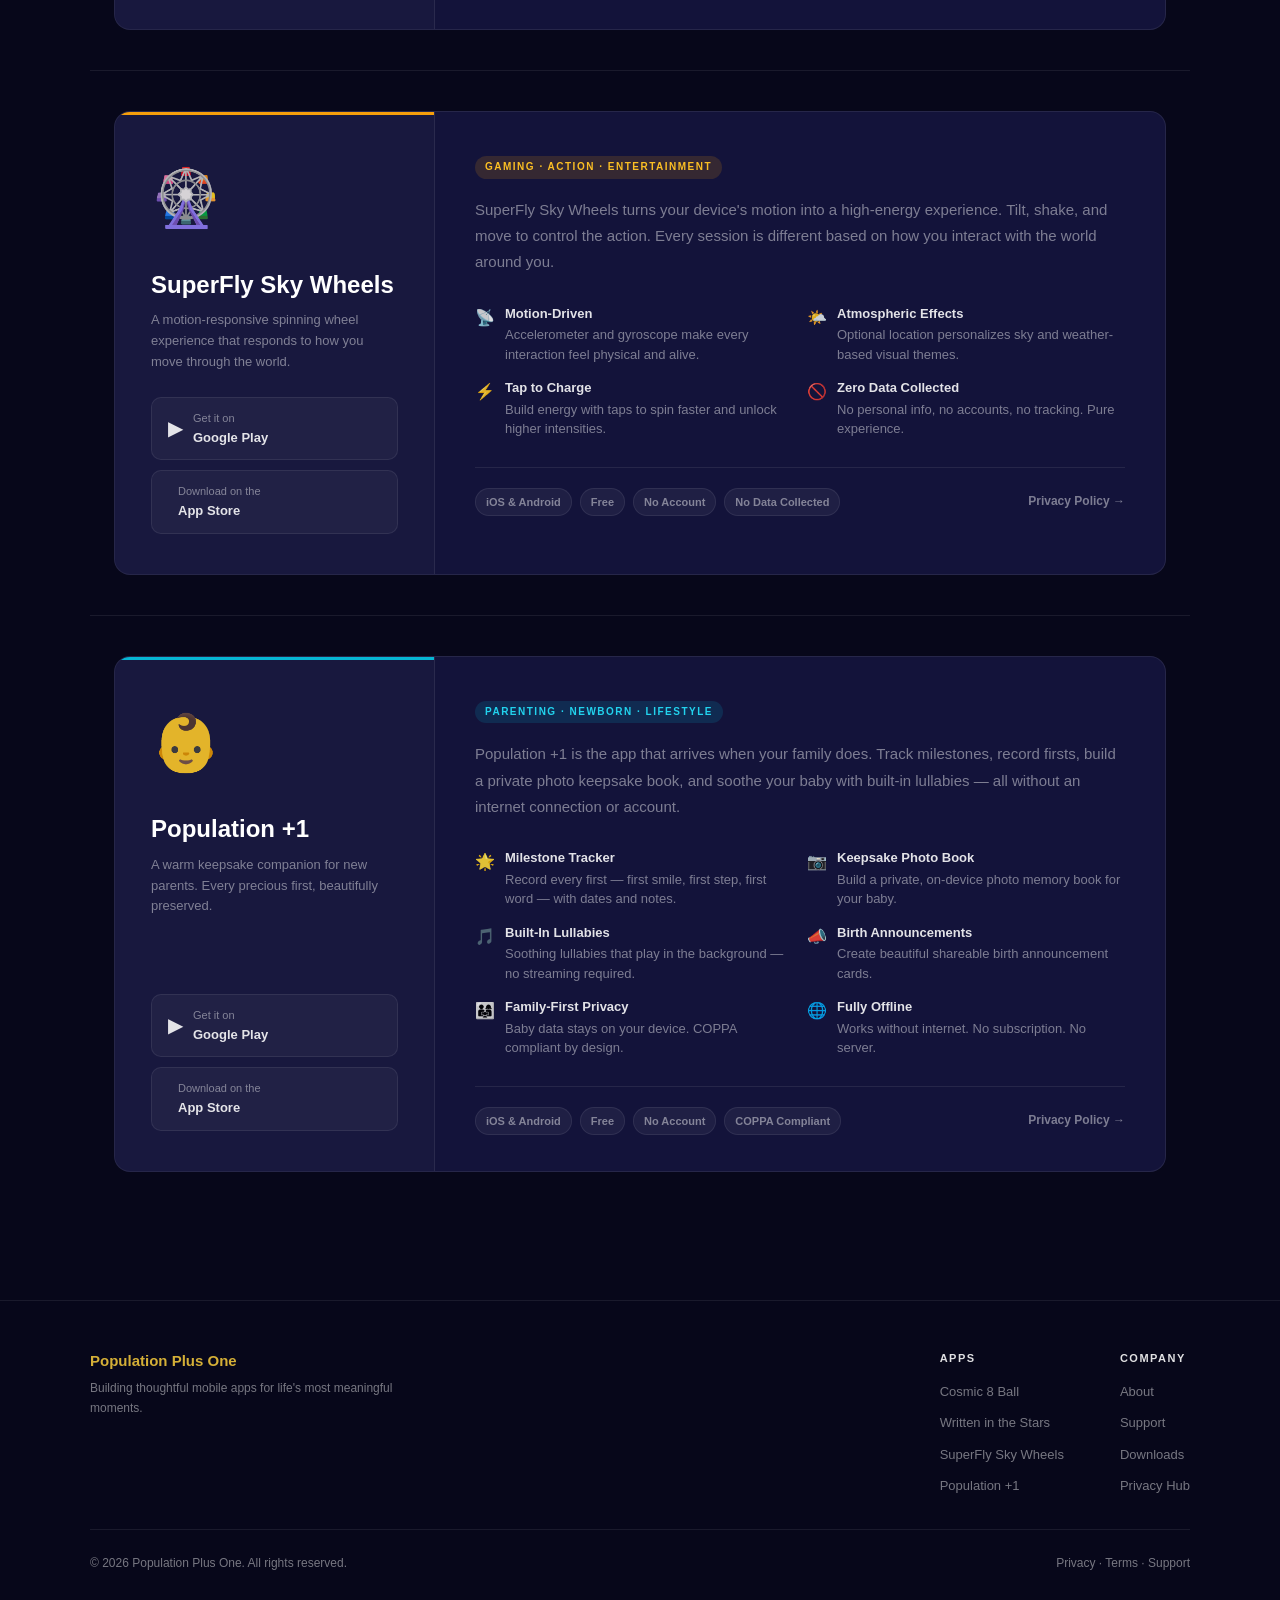
<file: docs/apps/index.html>
<!DOCTYPE html>
<html lang="en">
<head>
<meta charset="UTF-8">
<meta name="viewport" content="width=device-width, initial-scale=1.0">
<title>Our Apps — Population Plus One</title>
<meta name="description" content="Four thoughtfully crafted mobile apps from Population Plus One — each one built for a different meaningful moment.">
<link rel="stylesheet" href="../site.css">
<style>
    .apps-hero {
        padding: 80px 24px 72px; text-align: center;
        background: radial-gradient(ellipse 80% 60% at 50% 0%, rgba(124,58,237,0.12) 0%, transparent 70%);
        border-bottom: 1px solid var(--border);
    }
    .filter-bar {
        max-width: 1100px; margin: 0 auto 48px; padding: 0 24px;
        display: flex; gap: 10px; flex-wrap: wrap; justify-content: center;
    }
    .filter-chip {
        font-size: 12px; font-weight: 700; letter-spacing: 0.5px; padding: 7px 18px;
        border-radius: 20px; border: 1px solid var(--border); background: var(--card);
        color: var(--muted); cursor: pointer; text-decoration: none; transition: all 0.2s;
    }
    .filter-chip:hover, .filter-chip.active { color: var(--text); border-color: rgba(255,255,255,0.25); }

    /* Full app cards */
    .full-app-grid {
        max-width: 1100px; margin: 0 auto; padding: 0 24px;
        display: flex; flex-direction: column; gap: 48px;
    }
    .full-app-card {
        background: var(--card); border: 1px solid var(--border);
        border-radius: var(--radius); overflow: hidden;
        display: grid; grid-template-columns: 320px 1fr; min-height: 320px;
        transition: border-color 0.2s;
    }
    .full-app-card:hover { border-color: rgba(255,255,255,0.14); }
    .full-app-sidebar {
        padding: 40px 36px; background: rgba(255,255,255,0.02);
        border-right: 1px solid var(--border);
        display: flex; flex-direction: column; justify-content: space-between;
        position: relative; overflow: hidden;
    }
    .full-app-sidebar::before {
        content: ''; position: absolute; top: 0; left: 0; right: 0; height: 3px;
        background: var(--card-accent);
    }
    .full-app-icon { font-size: 56px; margin-bottom: 20px; display: block; }
    .full-app-name { font-size: 24px; font-weight: 800; color: #fff; margin-bottom: 6px; }
    .full-app-tagline { font-size: 13px; color: var(--muted); line-height: 1.6; margin-bottom: 24px; }
    .full-app-store-btns { display: flex; flex-direction: column; gap: 10px; }
    .store-btn {
        display: flex; align-items: center; gap: 10px;
        padding: 11px 16px; border-radius: 10px; text-decoration: none;
        border: 1px solid var(--border); background: rgba(255,255,255,0.04);
        transition: all 0.2s; color: var(--text);
    }
    .store-btn:hover { border-color: rgba(255,255,255,0.2); background: rgba(255,255,255,0.07); }
    .store-btn-icon { font-size: 20px; }
    .store-btn-text { font-size: 11px; color: var(--muted); }
    .store-btn-name { font-size: 13px; font-weight: 700; color: var(--text); }

    .full-app-body { padding: 40px 40px 36px; }
    .full-app-category { margin-bottom: 18px; }
    .full-app-desc { font-size: 15px; color: var(--muted); line-height: 1.75; margin-bottom: 28px; }
    .features-grid {
        display: grid; grid-template-columns: 1fr 1fr; gap: 14px; margin-bottom: 28px;
    }
    .feature-item { display: flex; gap: 10px; align-items: flex-start; }
    .feature-icon { font-size: 16px; margin-top: 1px; flex-shrink: 0; }
    .feature-text { font-size: 13px; color: var(--muted); line-height: 1.5; }
    .feature-text strong { color: var(--text); display: block; font-size: 13px; margin-bottom: 2px; }
    .full-app-footer {
        display: flex; align-items: center; justify-content: space-between;
        padding-top: 20px; border-top: 1px solid var(--border); flex-wrap: wrap; gap: 12px;
    }
    .app-meta-chips { display: flex; gap: 8px; flex-wrap: wrap; }
    .meta-chip {
        font-size: 11px; font-weight: 600; padding: 4px 10px; border-radius: 20px;
        background: rgba(255,255,255,0.05); border: 1px solid rgba(255,255,255,0.08); color: var(--muted);
    }
    .app-policy-link {
        font-size: 12px; font-weight: 700; color: var(--muted); text-decoration: none; transition: color 0.2s;
    }
    .app-policy-link:hover { color: var(--text); }

    .divider-section { height: 1px; background: var(--border); max-width: 1100px; margin: 0 auto; }

    @media (max-width: 900px) {
        .full-app-card { grid-template-columns: 1fr; }
        .full-app-sidebar { border-right: none; border-bottom: 1px solid var(--border); padding: 32px; }
        .full-app-store-btns { flex-direction: row; }
        .full-app-body { padding: 28px; }
        .features-grid { grid-template-columns: 1fr; }
    }
</style>
</head>
<body>

<nav class="site-nav">
    <a href="../" class="nav-logo">Population Plus One</a>
    <ul class="nav-links">
        <li><a href="../apps/" class="active">Apps</a></li>
        <li><a href="../about/">About</a></li>
        <li><a href="../privacy/">Privacy</a></li>
        <li><a href="../support/">Support</a></li>
        <li><a href="../downloads/">Downloads</a></li>
        <li><a href="mailto:support@populationplusone.com" class="nav-cta">Contact</a></li>
    </ul>
</nav>

<div class="apps-hero">
    <span class="page-eyebrow">Our Products</span>
    <h1 class="section-title" style="font-size: clamp(32px,5vw,56px); margin-bottom:16px;">Four Apps. One Universe.</h1>
    <p class="section-sub" style="max-width:520px; margin:0 auto; font-size:17px;">
        Each app is a complete experience designed with care for a different meaningful moment in life.
    </p>
</div>

<div style="padding: 48px 0;">

    <!-- Cosmic 8 Ball -->
    <div class="full-app-grid" style="margin-bottom:0;">
        <div class="full-app-card app-cosmic" id="cosmic" style="--card-accent:#7c3aed;">
            <div class="full-app-sidebar">
                <div>
                    <span class="full-app-icon">🎱</span>
                    <div class="full-app-name">Cosmic 8 Ball</div>
                    <div class="full-app-tagline">A real-time celestial interpretation engine that reads the live sky to answer your deepest questions.</div>
                </div>
                <div class="full-app-store-btns">
                    <a href="https://play.google.com/store/apps/details?id=com.newearthling.cosmic8ball" class="store-btn" target="_blank" rel="noopener">
                        <span class="store-btn-icon">▶</span>
                        <div><div class="store-btn-text">Get it on</div><div class="store-btn-name">Google Play</div></div>
                    </a>
                    <a href="https://apps.apple.com" class="store-btn" target="_blank" rel="noopener">
                        <span class="store-btn-icon"></span>
                        <div><div class="store-btn-text">Download on the</div><div class="store-btn-name">App Store</div></div>
                    </a>
                </div>
            </div>
            <div class="full-app-body">
                <div class="full-app-category">
                    <span class="badge badge-cosmic">Celestial Engine · Oracle · Astrology</span>
                </div>
                <p class="full-app-desc">
                    Cosmic 8 Ball is a real-time celestial interpretation engine — not a chatbot, not a random fortune generator. Every answer is shaped by the live position of all 8 planets, the current moon phase, which planets are retrograde, and the ancient planetary hour you're asking in. Your sun sign is evaluated against real-time sky conditions to produce a dynamic cosmic alignment score, which determines the character of your response. The cosmos is always moving. So are your answers.
                </p>
                <div class="features-grid">
                    <div class="feature-item">
                        <span class="feature-icon">🌌</span>
                        <div class="feature-text"><strong>Live Celestial Mechanics</strong>Meeus orbital algorithms track all 8 planets + moon + sun in real time.</div>
                    </div>
                    <div class="feature-item">
                        <span class="feature-icon">🌙</span>
                        <div class="feature-text"><strong>Moon Phase Interpretation</strong>8 distinct lunar phases tracked and individually weighted in your reading.</div>
                    </div>
                    <div class="feature-item">
                        <span class="feature-icon">↩</span>
                        <div class="feature-text"><strong>Retrograde Detection</strong>Planet-specific scoring — Mercury retrograde shifts communication questions.</div>
                    </div>
                    <div class="feature-item">
                        <span class="feature-icon">⏰</span>
                        <div class="feature-text"><strong>Planetary Hour System</strong>Ancient Chaldean sequence — the exact hour you ask factors into your alignment.</div>
                    </div>
                    <div class="feature-item">
                        <span class="feature-icon">🎯</span>
                        <div class="feature-text"><strong>Cosmic Alignment Score</strong>A dynamic −10 to +10 score from sign, sky conditions, and question topic.</div>
                    </div>
                    <div class="feature-item">
                        <span class="feature-icon">🔒</span>
                        <div class="feature-text"><strong>Fully Private &amp; Offline</strong>All calculations run locally — no servers, no accounts, no data leaves your device.</div>
                    </div>
                </div>
                <div class="full-app-footer">
                    <div class="app-meta-chips">
                        <span class="meta-chip">iOS &amp; Android</span>
                        <span class="meta-chip">Free</span>
                        <span class="meta-chip">No Account</span>
                        <span class="meta-chip">Offline Ready</span>
                    </div>
                    <a href="../privacy/cosmic-8-ball.html" class="app-policy-link">Privacy Policy →</a>
                </div>
            </div>
        </div>
    </div>

    <div style="height:40px;"></div>
    <div class="divider-section"></div>
    <div style="height:40px;"></div>

    <!-- Written in the Stars -->
    <div class="full-app-grid" style="margin-bottom:0;">
        <div class="full-app-card" id="stars" style="--card-accent:#3b82f6;">
            <div class="full-app-sidebar">
                <div>
                    <span class="full-app-icon">✨</span>
                    <div class="full-app-name">Written in the Stars</div>
                    <div class="full-app-tagline">Daily horoscopes, birth charts, and compatibility readings personalized to your exact birth moment.</div>
                </div>
                <div class="full-app-store-btns">
                    <a href="https://play.google.com/store/apps/details?id=com.newearthling.writteninthestars" class="store-btn" target="_blank" rel="noopener">
                        <span class="store-btn-icon">▶</span>
                        <div><div class="store-btn-text">Get it on</div><div class="store-btn-name">Google Play</div></div>
                    </a>
                    <a href="https://apps.apple.com" class="store-btn" target="_blank" rel="noopener">
                        <span class="store-btn-icon"></span>
                        <div><div class="store-btn-text">Download on the</div><div class="store-btn-name">App Store</div></div>
                    </a>
                </div>
            </div>
            <div class="full-app-body">
                <div class="full-app-category">
                    <span class="badge badge-stars">Astrology · Horoscopes · Lifestyle</span>
                </div>
                <p class="full-app-desc">
                    Deep astrology made beautiful and accessible. Written in the Stars calculates your complete natal chart — sun, moon, rising, and all planetary placements — and uses it to personalize daily guidance, transit alerts, and compatibility readings.
                </p>
                <div class="features-grid">
                    <div class="feature-item">
                        <span class="feature-icon">🌟</span>
                        <div class="feature-text"><strong>Full Natal Charts</strong>Sun, moon, rising, and all planetary positions calculated precisely for your birth moment.</div>
                    </div>
                    <div class="feature-item">
                        <span class="feature-icon">📅</span>
                        <div class="feature-text"><strong>Daily Horoscopes</strong>Personalized to your chart — not just your sun sign.</div>
                    </div>
                    <div class="feature-item">
                        <span class="feature-icon">💞</span>
                        <div class="feature-text"><strong>Compatibility</strong>Full synastry readings between you and anyone in your life.</div>
                    </div>
                    <div class="feature-item">
                        <span class="feature-icon">🔔</span>
                        <div class="feature-text"><strong>Transit Alerts</strong>Notifications for Mercury retrograde, full moons, and key planetary events.</div>
                    </div>
                    <div class="feature-item">
                        <span class="feature-icon">🗺️</span>
                        <div class="feature-text"><strong>Location-Aware</strong>Optional location for precise rising sign and house calculations.</div>
                    </div>
                    <div class="feature-item">
                        <span class="feature-icon">🔒</span>
                        <div class="feature-text"><strong>Fully Private</strong>Birth data stays on your device. No cloud sync, no account.</div>
                    </div>
                </div>
                <div class="full-app-footer">
                    <div class="app-meta-chips">
                        <span class="meta-chip">iOS &amp; Android</span>
                        <span class="meta-chip">Free</span>
                        <span class="meta-chip">No Account</span>
                        <span class="meta-chip">Offline Ready</span>
                    </div>
                    <a href="../privacy/written-in-the-stars.html" class="app-policy-link">Privacy Policy →</a>
                </div>
            </div>
        </div>
    </div>

    <div style="height:40px;"></div>
    <div class="divider-section"></div>
    <div style="height:40px;"></div>

    <!-- SuperFly Sky Wheels -->
    <div class="full-app-grid" style="margin-bottom:0;">
        <div class="full-app-card" id="wheels" style="--card-accent:#f59e0b;">
            <div class="full-app-sidebar">
                <div>
                    <span class="full-app-icon">🎡</span>
                    <div class="full-app-name">SuperFly Sky Wheels</div>
                    <div class="full-app-tagline">A motion-responsive spinning wheel experience that responds to how you move through the world.</div>
                </div>
                <div class="full-app-store-btns">
                    <a href="https://play.google.com/store/apps/details?id=com.newearthling.SuperFlySkyWheels" class="store-btn" target="_blank" rel="noopener">
                        <span class="store-btn-icon">▶</span>
                        <div><div class="store-btn-text">Get it on</div><div class="store-btn-name">Google Play</div></div>
                    </a>
                    <a href="https://apps.apple.com" class="store-btn" target="_blank" rel="noopener">
                        <span class="store-btn-icon"></span>
                        <div><div class="store-btn-text">Download on the</div><div class="store-btn-name">App Store</div></div>
                    </a>
                </div>
            </div>
            <div class="full-app-body">
                <div class="full-app-category">
                    <span class="badge badge-wheels">Gaming · Action · Entertainment</span>
                </div>
                <p class="full-app-desc">
                    SuperFly Sky Wheels turns your device's motion into a high-energy experience. Tilt, shake, and move to control the action. Every session is different based on how you interact with the world around you.
                </p>
                <div class="features-grid">
                    <div class="feature-item">
                        <span class="feature-icon">📡</span>
                        <div class="feature-text"><strong>Motion-Driven</strong>Accelerometer and gyroscope make every interaction feel physical and alive.</div>
                    </div>
                    <div class="feature-item">
                        <span class="feature-icon">🌤️</span>
                        <div class="feature-text"><strong>Atmospheric Effects</strong>Optional location personalizes sky and weather-based visual themes.</div>
                    </div>
                    <div class="feature-item">
                        <span class="feature-icon">⚡</span>
                        <div class="feature-text"><strong>Tap to Charge</strong>Build energy with taps to spin faster and unlock higher intensities.</div>
                    </div>
                    <div class="feature-item">
                        <span class="feature-icon">🚫</span>
                        <div class="feature-text"><strong>Zero Data Collected</strong>No personal info, no accounts, no tracking. Pure experience.</div>
                    </div>
                </div>
                <div class="full-app-footer">
                    <div class="app-meta-chips">
                        <span class="meta-chip">iOS &amp; Android</span>
                        <span class="meta-chip">Free</span>
                        <span class="meta-chip">No Account</span>
                        <span class="meta-chip">No Data Collected</span>
                    </div>
                    <a href="../privacy/superfly-sky-wheels.html" class="app-policy-link">Privacy Policy →</a>
                </div>
            </div>
        </div>
    </div>

    <div style="height:40px;"></div>
    <div class="divider-section"></div>
    <div style="height:40px;"></div>

    <!-- Population +1 -->
    <div class="full-app-grid" style="margin-bottom:0;">
        <div class="full-app-card" id="plusone" style="--card-accent:#06b6d4;">
            <div class="full-app-sidebar">
                <div>
                    <span class="full-app-icon">👶</span>
                    <div class="full-app-name">Population +1</div>
                    <div class="full-app-tagline">A warm keepsake companion for new parents. Every precious first, beautifully preserved.</div>
                </div>
                <div class="full-app-store-btns">
                    <a href="https://play.google.com/store/apps/details?id=com.newearthling.NewbornApp" class="store-btn" target="_blank" rel="noopener">
                        <span class="store-btn-icon">▶</span>
                        <div><div class="store-btn-text">Get it on</div><div class="store-btn-name">Google Play</div></div>
                    </a>
                    <a href="https://apps.apple.com" class="store-btn" target="_blank" rel="noopener">
                        <span class="store-btn-icon"></span>
                        <div><div class="store-btn-text">Download on the</div><div class="store-btn-name">App Store</div></div>
                    </a>
                </div>
            </div>
            <div class="full-app-body">
                <div class="full-app-category">
                    <span class="badge badge-plusone">Parenting · Newborn · Lifestyle</span>
                </div>
                <p class="full-app-desc">
                    Population +1 is the app that arrives when your family does. Track milestones, record firsts, build a private photo keepsake book, and soothe your baby with built-in lullabies — all without an internet connection or account.
                </p>
                <div class="features-grid">
                    <div class="feature-item">
                        <span class="feature-icon">🌟</span>
                        <div class="feature-text"><strong>Milestone Tracker</strong>Record every first — first smile, first step, first word — with dates and notes.</div>
                    </div>
                    <div class="feature-item">
                        <span class="feature-icon">📷</span>
                        <div class="feature-text"><strong>Keepsake Photo Book</strong>Build a private, on-device photo memory book for your baby.</div>
                    </div>
                    <div class="feature-item">
                        <span class="feature-icon">🎵</span>
                        <div class="feature-text"><strong>Built-In Lullabies</strong>Soothing lullabies that play in the background — no streaming required.</div>
                    </div>
                    <div class="feature-item">
                        <span class="feature-icon">📣</span>
                        <div class="feature-text"><strong>Birth Announcements</strong>Create beautiful shareable birth announcement cards.</div>
                    </div>
                    <div class="feature-item">
                        <span class="feature-icon">👨‍👩‍👧</span>
                        <div class="feature-text"><strong>Family-First Privacy</strong>Baby data stays on your device. COPPA compliant by design.</div>
                    </div>
                    <div class="feature-item">
                        <span class="feature-icon">🌐</span>
                        <div class="feature-text"><strong>Fully Offline</strong>Works without internet. No subscription. No server.</div>
                    </div>
                </div>
                <div class="full-app-footer">
                    <div class="app-meta-chips">
                        <span class="meta-chip">iOS &amp; Android</span>
                        <span class="meta-chip">Free</span>
                        <span class="meta-chip">No Account</span>
                        <span class="meta-chip">COPPA Compliant</span>
                    </div>
                    <a href="../privacy/population-plus-one.html" class="app-policy-link">Privacy Policy →</a>
                </div>
            </div>
        </div>
    </div>

    <div style="height:80px;"></div>
</div>

<footer class="site-footer">
    <div class="footer-inner">
        <div>
            <div class="footer-brand">
                <div class="footer-brand-name">Population Plus One</div>
                <div class="footer-brand-desc">Building thoughtful mobile apps for life's most meaningful moments.</div>
            </div>
        </div>
        <div class="footer-cols">
            <div class="footer-col">
                <div class="footer-col-title">Apps</div>
                <ul>
                    <li><a href="#cosmic">Cosmic 8 Ball</a></li>
                    <li><a href="#stars">Written in the Stars</a></li>
                    <li><a href="#wheels">SuperFly Sky Wheels</a></li>
                    <li><a href="#plusone">Population +1</a></li>
                </ul>
            </div>
            <div class="footer-col">
                <div class="footer-col-title">Company</div>
                <ul>
                    <li><a href="../about/">About</a></li>
                    <li><a href="../support/">Support</a></li>
                    <li><a href="../downloads/">Downloads</a></li>
                    <li><a href="../privacy/">Privacy Hub</a></li>
                </ul>
            </div>
        </div>
    </div>
    <div class="footer-bottom">
        <span>© 2026 Population Plus One. All rights reserved.</span>
        <span><a href="../privacy/">Privacy</a> · <a href="../terms/">Terms</a> · <a href="../support/">Support</a></span>
    </div>
</footer>

</body>
</html>
</file>
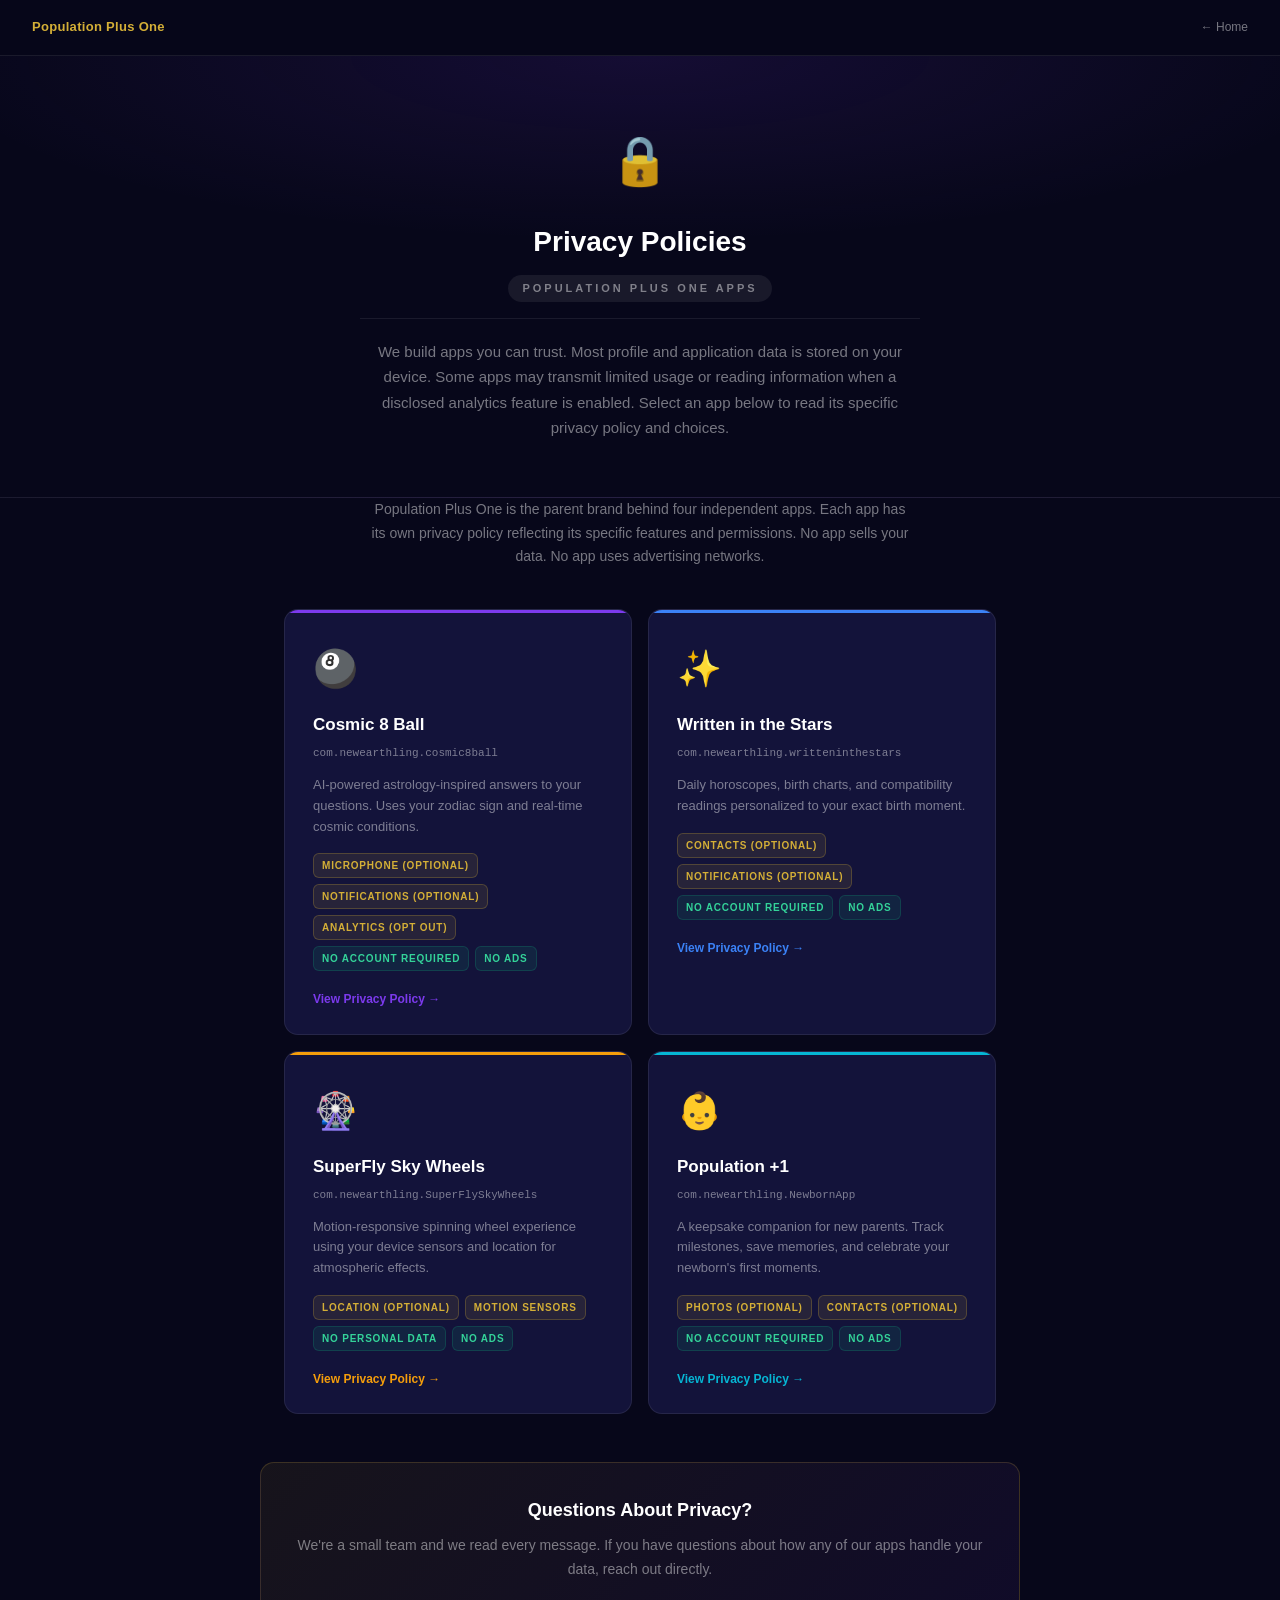
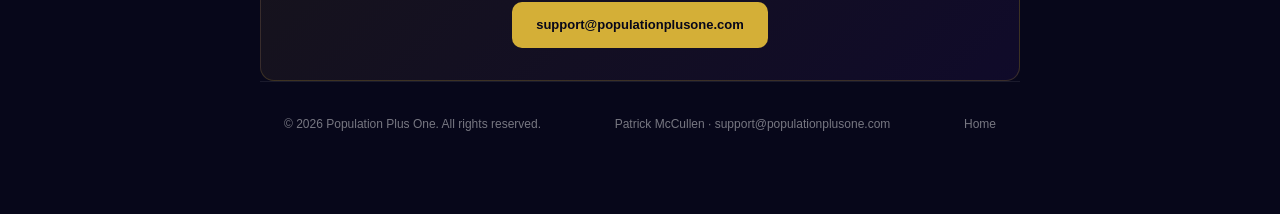
<file: docs/privacy/index.html>
<!DOCTYPE html>
<html lang="en">
<head>
<meta charset="UTF-8">
<meta name="viewport" content="width=device-width, initial-scale=1.0">
<title>Privacy Policies — Population Plus One</title>
<link rel="stylesheet" href="privacy-shared.css">
<style>
    .apps-grid {
        max-width: 760px; margin: 40px auto; padding: 0 24px;
        display: grid; grid-template-columns: repeat(auto-fill, minmax(320px, 1fr)); gap: 16px;
    }
    .app-card {
        background: var(--card); border: 1px solid var(--border);
        border-radius: var(--radius); padding: 28px 28px 24px;
        text-decoration: none; display: block;
        transition: border-color 0.2s, transform 0.2s;
        position: relative; overflow: hidden;
    }
    .app-card::before {
        content: ''; position: absolute; top: 0; left: 0; right: 0; height: 3px;
        background: var(--card-accent);
    }
    .app-card:hover { border-color: var(--card-accent); transform: translateY(-2px); }
    .app-card-icon { font-size: 36px; margin-bottom: 12px; display: block; }
    .app-card-name { font-size: 17px; font-weight: 800; color: #fff; margin-bottom: 4px; }
    .app-card-pkg { font-size: 11px; color: var(--muted); margin-bottom: 12px; font-family: monospace; }
    .app-card-desc { font-size: 13px; color: var(--muted); line-height: 1.6; margin-bottom: 16px; }
    .app-card-chips { display: flex; flex-wrap: wrap; gap: 6px; }
    .chip {
        font-size: 10px; font-weight: 700; letter-spacing: 0.8px; text-transform: uppercase;
        padding: 3px 8px; border-radius: 6px; background: rgba(255,255,255,0.06);
        color: var(--muted); border: 1px solid var(--border);
    }
    .chip-warn { background: rgba(212,175,55,0.1); color: #d4af37; border-color: rgba(212,175,55,0.25); }
    .chip-ok { background: rgba(16,185,129,0.1); color: #34d399; border-color: rgba(16,185,129,0.2); }
    .app-card-cta {
        font-size: 12px; font-weight: 700; color: var(--card-accent);
        margin-top: 18px; display: flex; align-items: center; gap: 4px;
    }

    .intro-block {
        max-width: 760px; margin: 0 auto; padding: 0 24px;
        text-align: center;
    }
    .intro-block p { font-size: 14px; color: var(--muted); line-height: 1.7; max-width: 540px; margin: 0 auto; }
</style>
</head>
<body>

<nav class="topbar">
    <a href="/" class="topbar-brand">Population Plus One</a>
    <a href="/" class="topbar-back">← Home</a>
</nav>

<header class="policy-hero">
    <div class="policy-hero-icon">🔒</div>
    <h1>Privacy Policies</h1>
    <div class="app-label">Population Plus One Apps</div>
    <p class="summary">
        We build apps you can trust. Most profile and application data is stored on your device. Some apps may transmit limited usage or reading information when a disclosed analytics feature is enabled. Select an app below to read its specific privacy policy and choices.
    </p>
</header>

<div class="intro-block">
    <p>Population Plus One is the parent brand behind four independent apps. Each app has its own privacy policy reflecting its specific features and permissions. No app sells your data. No app uses advertising networks.</p>
</div>

<div class="apps-grid">

    <a class="app-card" href="cosmic-8-ball.html" style="--card-accent: #7c3aed;">
        <span class="app-card-icon">🎱</span>
        <div class="app-card-name">Cosmic 8 Ball</div>
        <div class="app-card-pkg">com.newearthling.cosmic8ball</div>
        <div class="app-card-desc">AI-powered astrology-inspired answers to your questions. Uses your zodiac sign and real-time cosmic conditions.</div>
        <div class="app-card-chips">
            <span class="chip chip-warn">Microphone (optional)</span>
            <span class="chip chip-warn">Notifications (optional)</span>
            <span class="chip chip-warn">Analytics (opt out)</span>
            <span class="chip chip-ok">No account required</span>
            <span class="chip chip-ok">No ads</span>
        </div>
        <div class="app-card-cta">View Privacy Policy →</div>
    </a>

    <a class="app-card" href="written-in-the-stars.html" style="--card-accent: #3b82f6;">
        <span class="app-card-icon">✨</span>
        <div class="app-card-name">Written in the Stars</div>
        <div class="app-card-pkg">com.newearthling.writteninthestars</div>
        <div class="app-card-desc">Daily horoscopes, birth charts, and compatibility readings personalized to your exact birth moment.</div>
        <div class="app-card-chips">
            <span class="chip chip-warn">Contacts (optional)</span>
            <span class="chip chip-warn">Notifications (optional)</span>
            <span class="chip chip-ok">No account required</span>
            <span class="chip chip-ok">No ads</span>
        </div>
        <div class="app-card-cta">View Privacy Policy →</div>
    </a>

    <a class="app-card" href="superfly-sky-wheels.html" style="--card-accent: #f59e0b;">
        <span class="app-card-icon">🎡</span>
        <div class="app-card-name">SuperFly Sky Wheels</div>
        <div class="app-card-pkg">com.newearthling.SuperFlySkyWheels</div>
        <div class="app-card-desc">Motion-responsive spinning wheel experience using your device sensors and location for atmospheric effects.</div>
        <div class="app-card-chips">
            <span class="chip chip-warn">Location (optional)</span>
            <span class="chip chip-warn">Motion sensors</span>
            <span class="chip chip-ok">No personal data</span>
            <span class="chip chip-ok">No ads</span>
        </div>
        <div class="app-card-cta">View Privacy Policy →</div>
    </a>

    <a class="app-card" href="population-plus-one.html" style="--card-accent: #06b6d4;">
        <span class="app-card-icon">👶</span>
        <div class="app-card-name">Population +1</div>
        <div class="app-card-pkg">com.newearthling.NewbornApp</div>
        <div class="app-card-desc">A keepsake companion for new parents. Track milestones, save memories, and celebrate your newborn's first moments.</div>
        <div class="app-card-chips">
            <span class="chip chip-warn">Photos (optional)</span>
            <span class="chip chip-warn">Contacts (optional)</span>
            <span class="chip chip-ok">No account required</span>
            <span class="chip chip-ok">No ads</span>
        </div>
        <div class="app-card-cta">View Privacy Policy →</div>
    </a>

</div>

<div class="contact-card" style="max-width: 760px; margin: 48px auto 0; margin-left: auto; margin-right: auto; position: relative; left: 0; right: 0; box-sizing: border-box; padding: 32px 24px;">
    <h3>Questions About Privacy?</h3>
    <p>We're a small team and we read every message. If you have questions about how any of our apps handle your data, reach out directly.</p>
    <a href="mailto:support@populationplusone.com">support@populationplusone.com</a>
</div>

<footer class="policy-footer">
    <span>© 2026 Population Plus One. All rights reserved.</span>
    <span>Patrick McCullen · <a href="mailto:support@populationplusone.com">support@populationplusone.com</a></span>
    <a href="/">Home</a>
</footer>

</body>
</html>
</file>
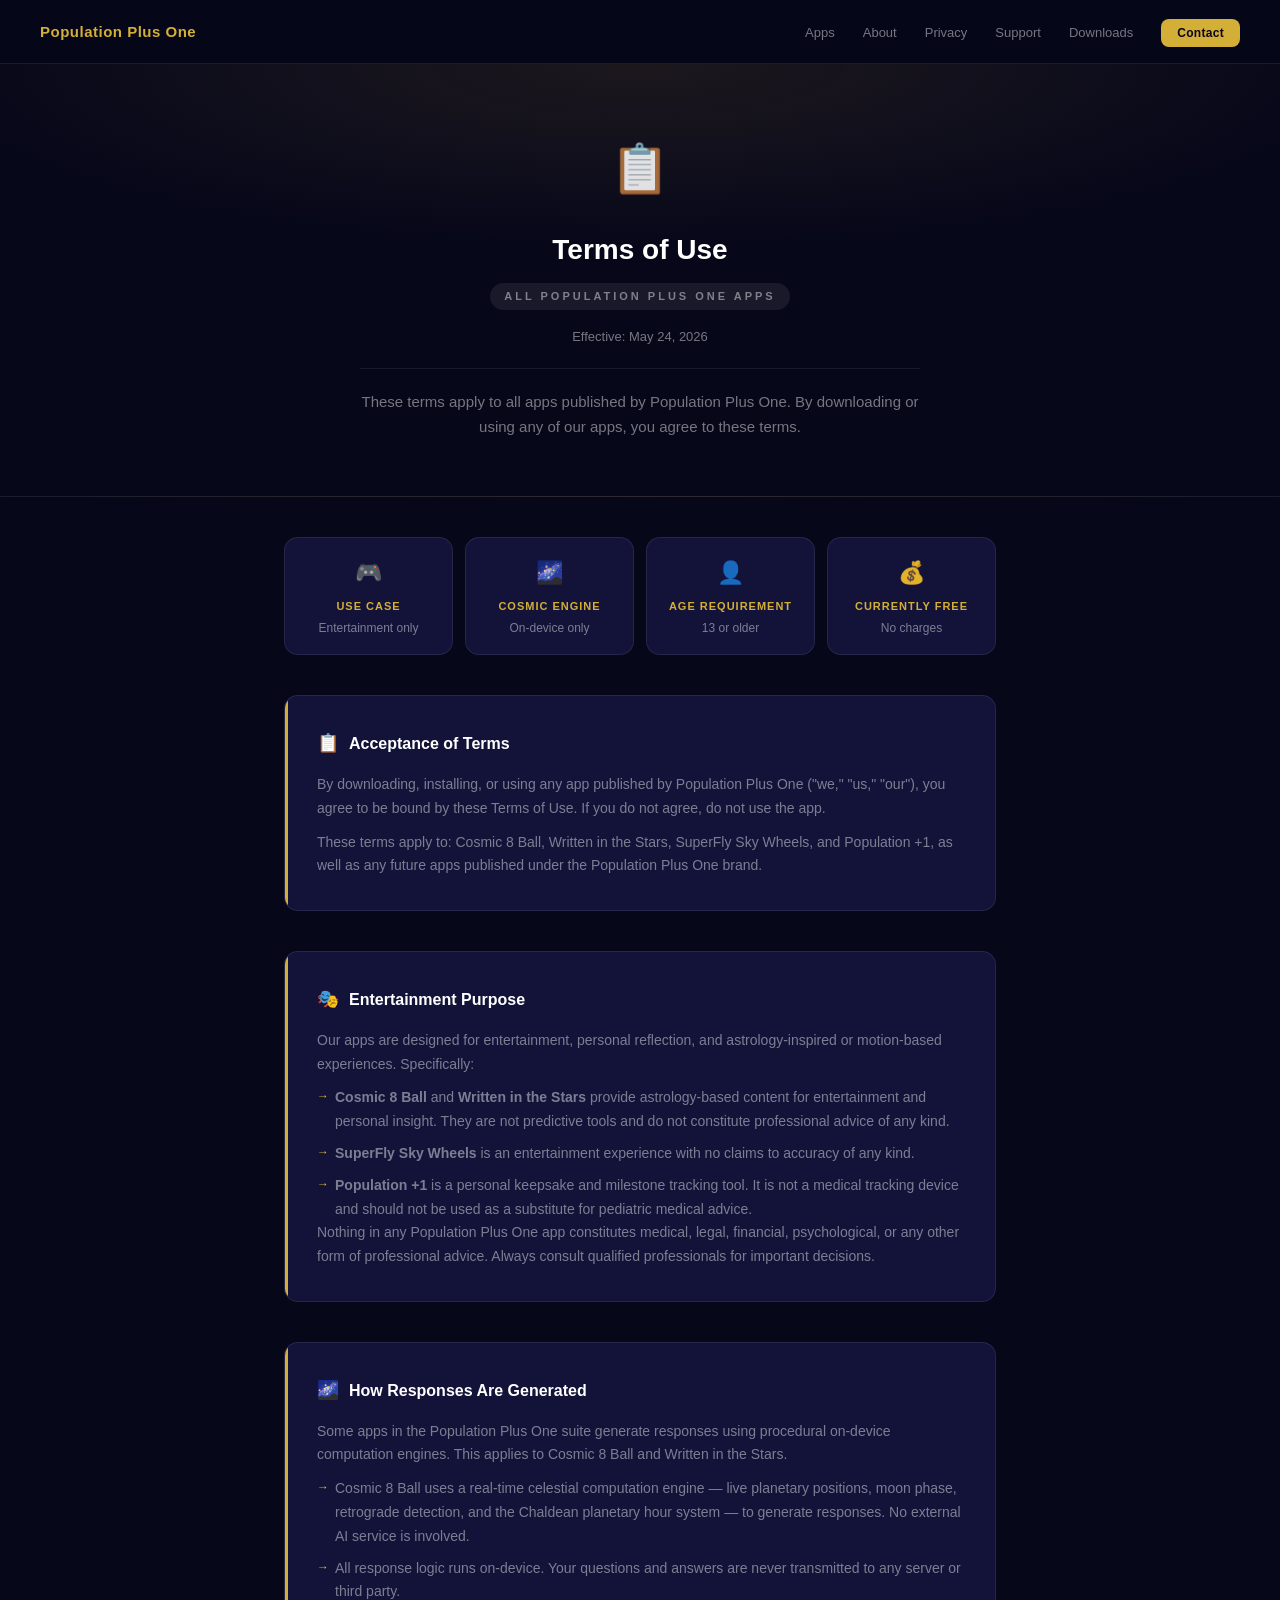
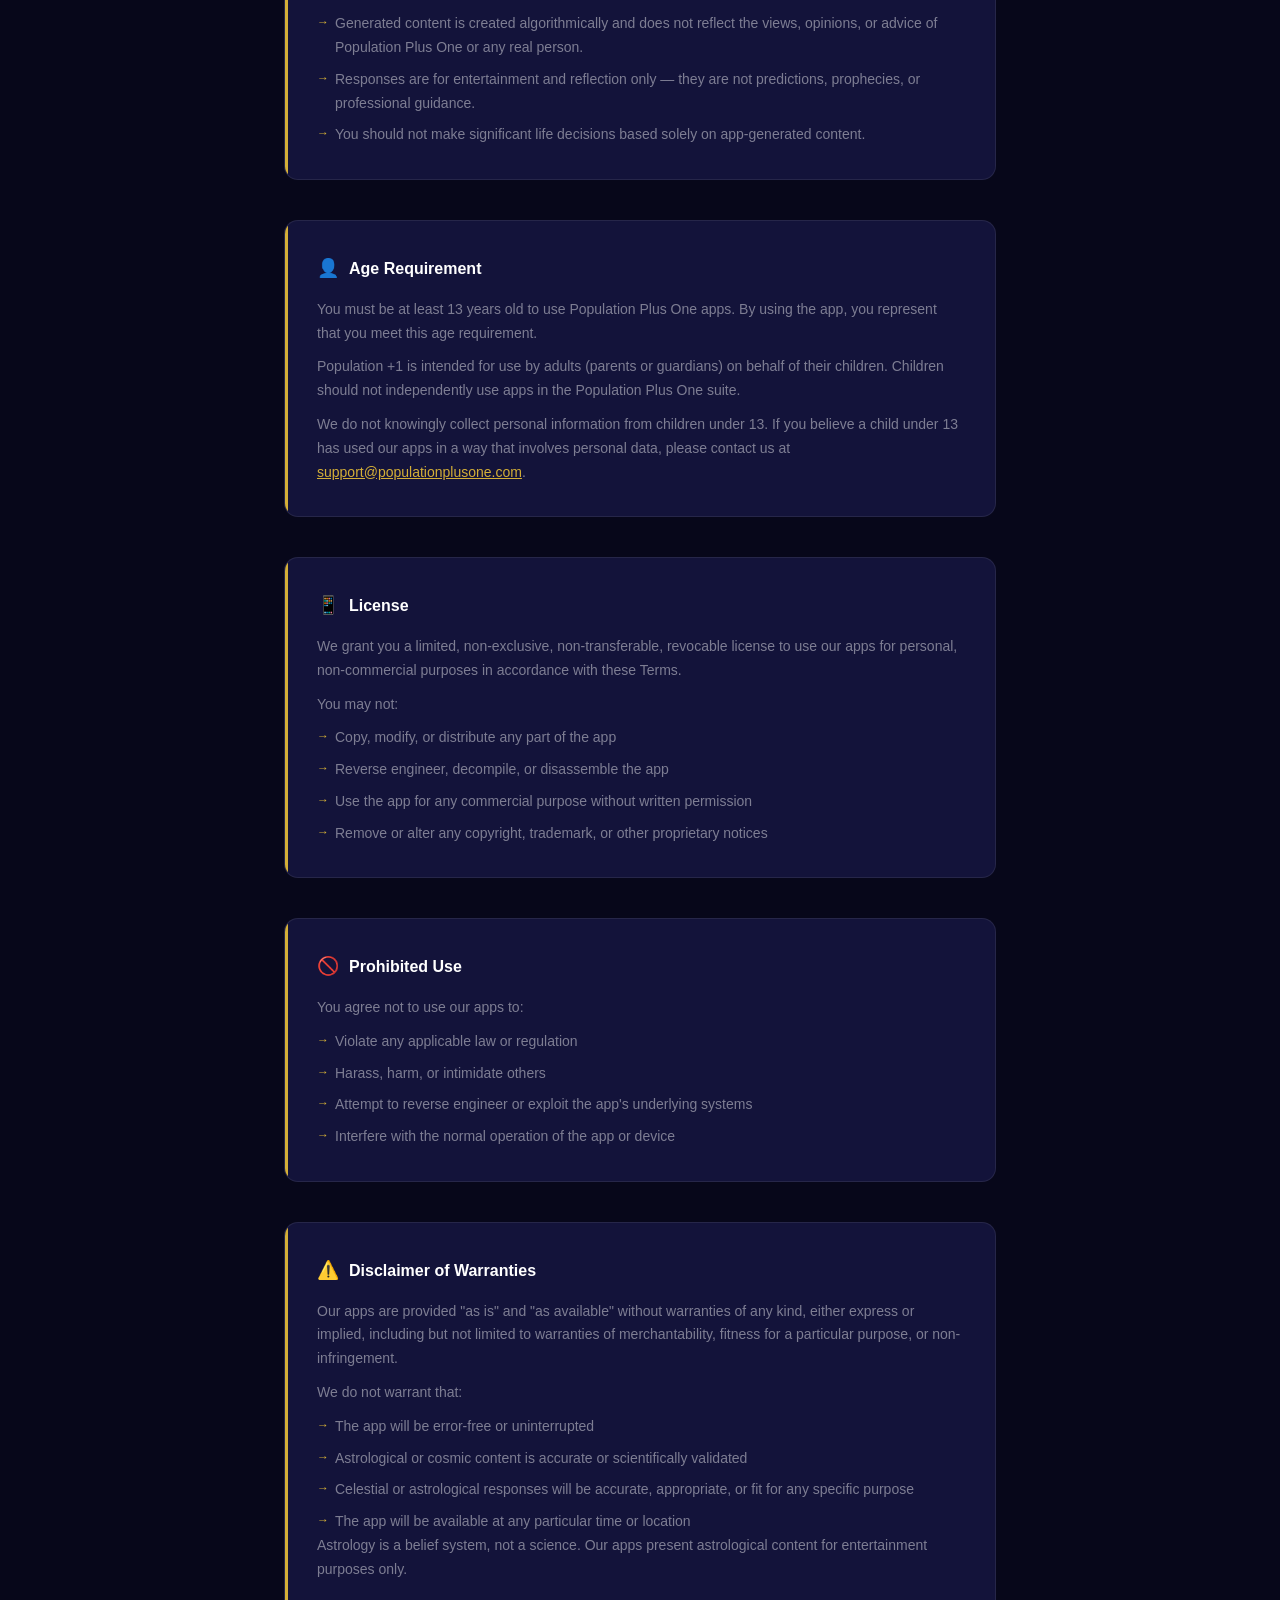
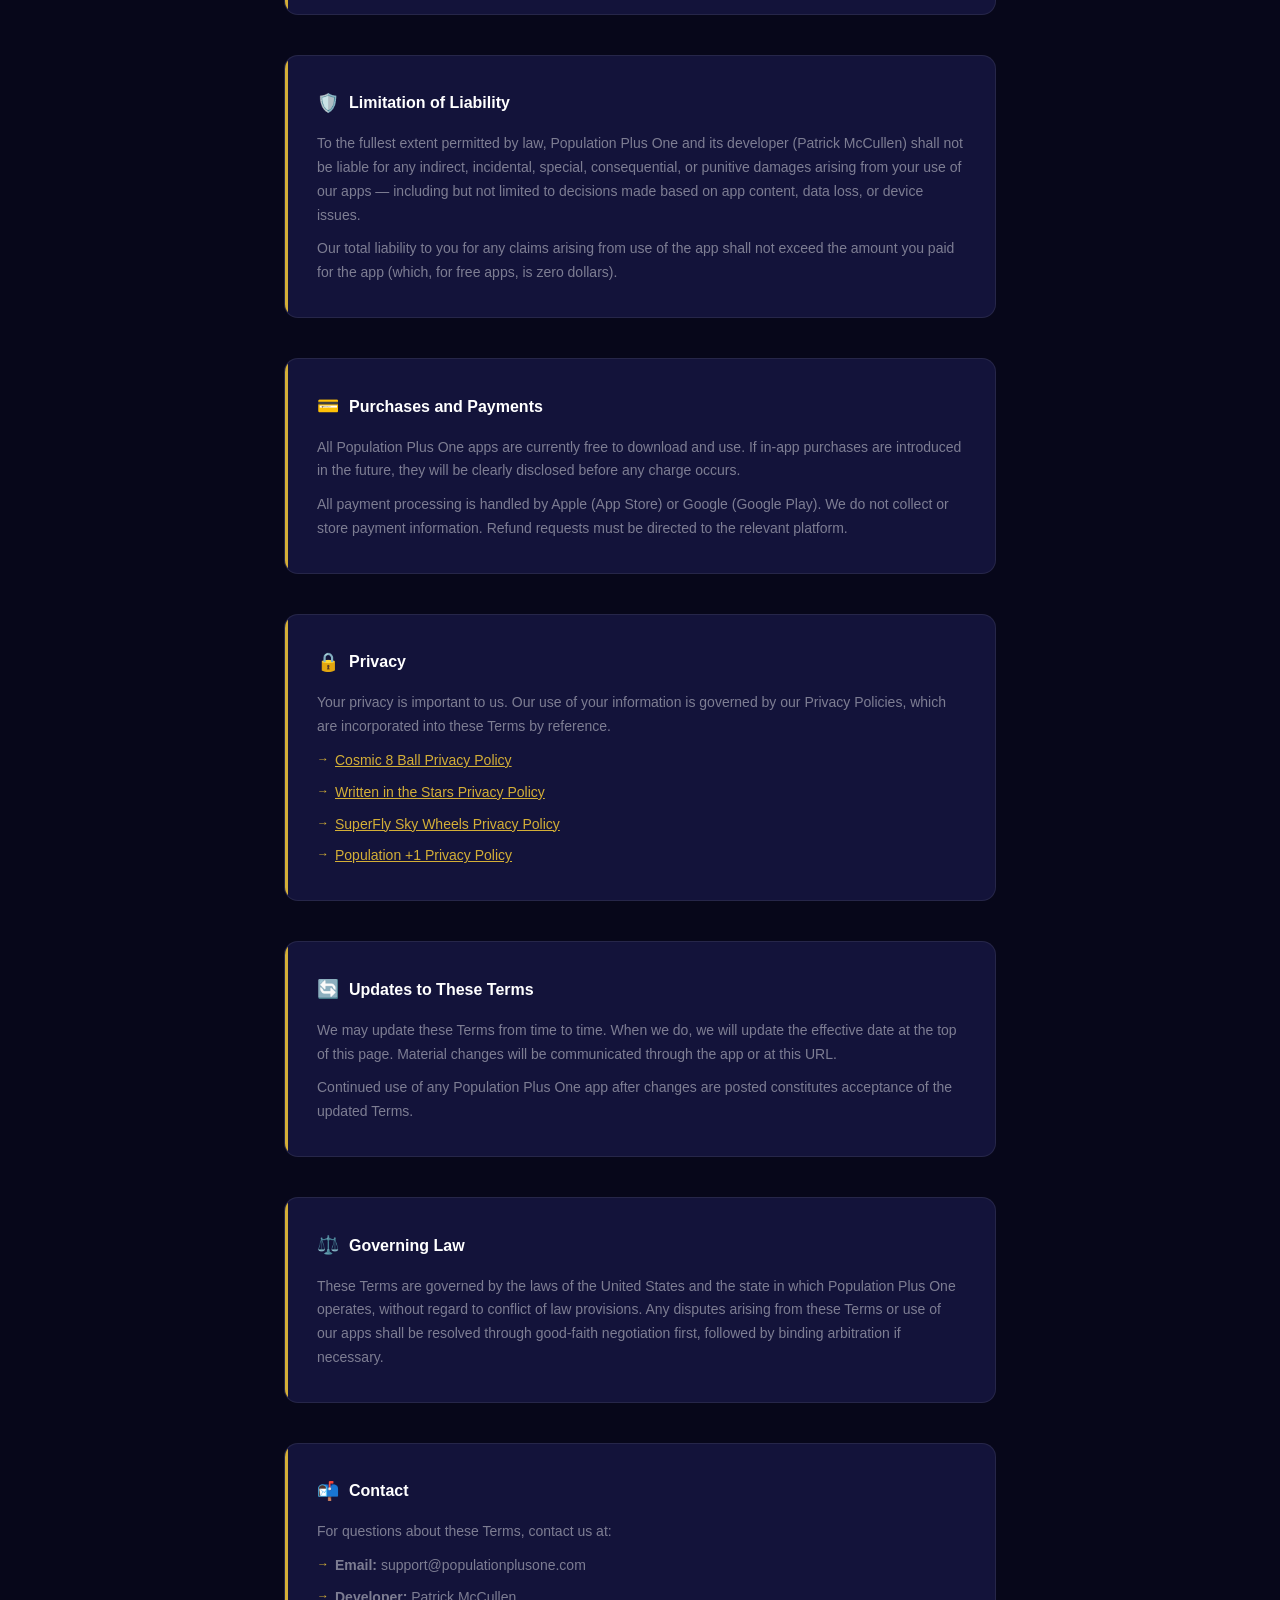
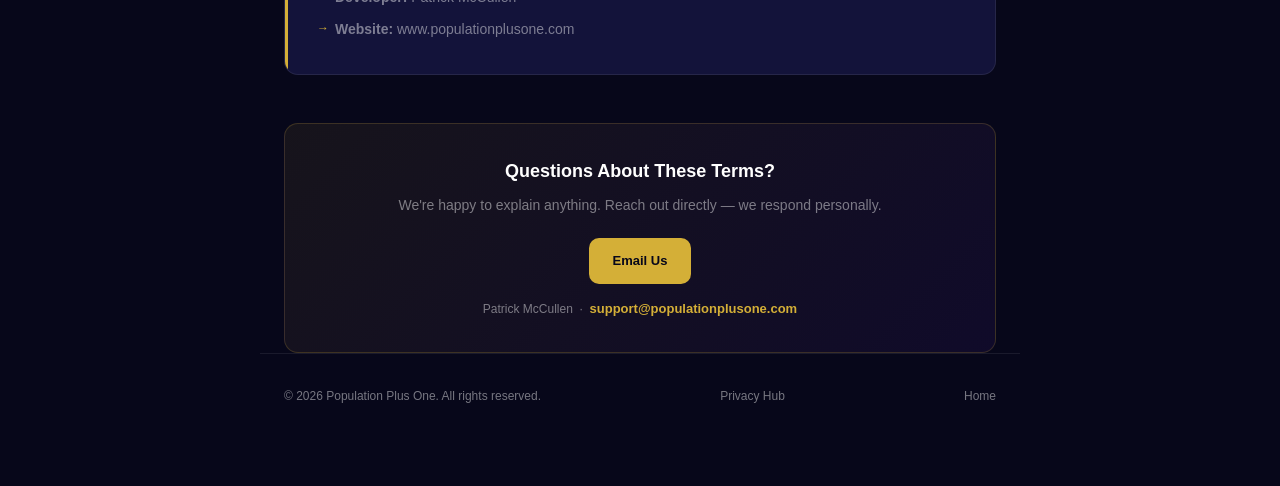
<file: docs/terms/index.html>
<!DOCTYPE html>
<html lang="en">
<head>
<meta charset="UTF-8">
<meta name="viewport" content="width=device-width, initial-scale=1.0">
<title>Terms of Use — Population Plus One</title>
<meta name="description" content="Terms of Use for Population Plus One apps — Cosmic 8 Ball, Written in the Stars, SuperFly Sky Wheels, and Population +1.">
<link rel="stylesheet" href="../site.css">
<link rel="stylesheet" href="../privacy/privacy-shared.css">
<style>
    :root { --accent: #d4af37; }
    .policy-hero { background: radial-gradient(ellipse 80% 60% at 50% 0%, rgba(212,175,55,0.1) 0%, transparent 70%); }
</style>
</head>
<body>

<nav class="site-nav">
    <a href="../" class="nav-logo">Population Plus One</a>
    <ul class="nav-links">
        <li><a href="../apps/">Apps</a></li>
        <li><a href="../about/">About</a></li>
        <li><a href="../privacy/">Privacy</a></li>
        <li><a href="../support/">Support</a></li>
        <li><a href="../downloads/">Downloads</a></li>
        <li><a href="mailto:support@populationplusone.com" class="nav-cta">Contact</a></li>
    </ul>
</nav>

<header class="policy-hero" style="margin-top:0;">
    <div class="policy-hero-icon">📋</div>
    <h1>Terms of Use</h1>
    <div class="app-label">All Population Plus One Apps</div>
    <div class="effective-date">Effective: May 24, 2026</div>
    <p class="summary">
        These terms apply to all apps published by Population Plus One. By downloading or using any of our apps, you agree to these terms.
    </p>
</header>

<div class="quick-facts">
    <div class="fact-chip">
        <div class="fact-chip-icon">🎮</div>
        <div class="fact-chip-label">Use Case</div>
        <div class="fact-chip-value">Entertainment only</div>
    </div>
    <div class="fact-chip">
        <div class="fact-chip-icon">🌌</div>
        <div class="fact-chip-label">Cosmic Engine</div>
        <div class="fact-chip-value">On-device only</div>
    </div>
    <div class="fact-chip">
        <div class="fact-chip-icon">👤</div>
        <div class="fact-chip-label">Age Requirement</div>
        <div class="fact-chip-value">13 or older</div>
    </div>
    <div class="fact-chip">
        <div class="fact-chip-icon">💰</div>
        <div class="fact-chip-label">Currently Free</div>
        <div class="fact-chip-value">No charges</div>
    </div>
</div>

<div class="policy-body">

    <div class="policy-section">
        <h2><span class="icon">📋</span> Acceptance of Terms</h2>
        <p>By downloading, installing, or using any app published by Population Plus One ("we," "us," "our"), you agree to be bound by these Terms of Use. If you do not agree, do not use the app.</p>
        <p>These terms apply to: Cosmic 8 Ball, Written in the Stars, SuperFly Sky Wheels, and Population +1, as well as any future apps published under the Population Plus One brand.</p>
    </div>

    <div class="policy-section">
        <h2><span class="icon">🎭</span> Entertainment Purpose</h2>
        <p>Our apps are designed for entertainment, personal reflection, and astrology-inspired or motion-based experiences. Specifically:</p>
        <ul>
            <li><strong>Cosmic 8 Ball</strong> and <strong>Written in the Stars</strong> provide astrology-based content for entertainment and personal insight. They are not predictive tools and do not constitute professional advice of any kind.</li>
            <li><strong>SuperFly Sky Wheels</strong> is an entertainment experience with no claims to accuracy of any kind.</li>
            <li><strong>Population +1</strong> is a personal keepsake and milestone tracking tool. It is not a medical tracking device and should not be used as a substitute for pediatric medical advice.</li>
        </ul>
        <p>Nothing in any Population Plus One app constitutes medical, legal, financial, psychological, or any other form of professional advice. Always consult qualified professionals for important decisions.</p>
    </div>

    <div class="policy-section">
        <h2><span class="icon">🌌</span> How Responses Are Generated</h2>
        <p>Some apps in the Population Plus One suite generate responses using procedural on-device computation engines. This applies to Cosmic 8 Ball and Written in the Stars.</p>
        <ul>
            <li>Cosmic 8 Ball uses a real-time celestial computation engine — live planetary positions, moon phase, retrograde detection, and the Chaldean planetary hour system — to generate responses. No external AI service is involved.</li>
            <li>All response logic runs on-device. Your questions and answers are never transmitted to any server or third party.</li>
            <li>Generated content is created algorithmically and does not reflect the views, opinions, or advice of Population Plus One or any real person.</li>
            <li>Responses are for entertainment and reflection only — they are not predictions, prophecies, or professional guidance.</li>
            <li>You should not make significant life decisions based solely on app-generated content.</li>
        </ul>
    </div>

    <div class="policy-section">
        <h2><span class="icon">👤</span> Age Requirement</h2>
        <p>You must be at least 13 years old to use Population Plus One apps. By using the app, you represent that you meet this age requirement.</p>
        <p>Population +1 is intended for use by adults (parents or guardians) on behalf of their children. Children should not independently use apps in the Population Plus One suite.</p>
        <p>We do not knowingly collect personal information from children under 13. If you believe a child under 13 has used our apps in a way that involves personal data, please contact us at <a href="mailto:support@populationplusone.com" style="color:var(--gold);">support@populationplusone.com</a>.</p>
    </div>

    <div class="policy-section">
        <h2><span class="icon">📱</span> License</h2>
        <p>We grant you a limited, non-exclusive, non-transferable, revocable license to use our apps for personal, non-commercial purposes in accordance with these Terms.</p>
        <p>You may not:</p>
        <ul>
            <li>Copy, modify, or distribute any part of the app</li>
            <li>Reverse engineer, decompile, or disassemble the app</li>
            <li>Use the app for any commercial purpose without written permission</li>
            <li>Remove or alter any copyright, trademark, or other proprietary notices</li>
        </ul>
    </div>

    <div class="policy-section">
        <h2><span class="icon">🚫</span> Prohibited Use</h2>
        <p>You agree not to use our apps to:</p>
        <ul>
            <li>Violate any applicable law or regulation</li>
            <li>Harass, harm, or intimidate others</li>
            <li>Attempt to reverse engineer or exploit the app's underlying systems</li>
            <li>Interfere with the normal operation of the app or device</li>
        </ul>
    </div>

    <div class="policy-section">
        <h2><span class="icon">⚠️</span> Disclaimer of Warranties</h2>
        <p>Our apps are provided "as is" and "as available" without warranties of any kind, either express or implied, including but not limited to warranties of merchantability, fitness for a particular purpose, or non-infringement.</p>
        <p>We do not warrant that:</p>
        <ul>
            <li>The app will be error-free or uninterrupted</li>
            <li>Astrological or cosmic content is accurate or scientifically validated</li>
            <li>Celestial or astrological responses will be accurate, appropriate, or fit for any specific purpose</li>
            <li>The app will be available at any particular time or location</li>
        </ul>
        <p>Astrology is a belief system, not a science. Our apps present astrological content for entertainment purposes only.</p>
    </div>

    <div class="policy-section">
        <h2><span class="icon">🛡️</span> Limitation of Liability</h2>
        <p>To the fullest extent permitted by law, Population Plus One and its developer (Patrick McCullen) shall not be liable for any indirect, incidental, special, consequential, or punitive damages arising from your use of our apps — including but not limited to decisions made based on app content, data loss, or device issues.</p>
        <p>Our total liability to you for any claims arising from use of the app shall not exceed the amount you paid for the app (which, for free apps, is zero dollars).</p>
    </div>

    <div class="policy-section">
        <h2><span class="icon">💳</span> Purchases and Payments</h2>
        <p>All Population Plus One apps are currently free to download and use. If in-app purchases are introduced in the future, they will be clearly disclosed before any charge occurs.</p>
        <p>All payment processing is handled by Apple (App Store) or Google (Google Play). We do not collect or store payment information. Refund requests must be directed to the relevant platform.</p>
    </div>

    <div class="policy-section">
        <h2><span class="icon">🔒</span> Privacy</h2>
        <p>Your privacy is important to us. Our use of your information is governed by our Privacy Policies, which are incorporated into these Terms by reference.</p>
        <ul>
            <li><a href="../privacy/cosmic-8-ball.html" style="color:var(--gold);">Cosmic 8 Ball Privacy Policy</a></li>
            <li><a href="../privacy/written-in-the-stars.html" style="color:var(--gold);">Written in the Stars Privacy Policy</a></li>
            <li><a href="../privacy/superfly-sky-wheels.html" style="color:var(--gold);">SuperFly Sky Wheels Privacy Policy</a></li>
            <li><a href="../privacy/population-plus-one.html" style="color:var(--gold);">Population +1 Privacy Policy</a></li>
        </ul>
    </div>

    <div class="policy-section">
        <h2><span class="icon">🔄</span> Updates to These Terms</h2>
        <p>We may update these Terms from time to time. When we do, we will update the effective date at the top of this page. Material changes will be communicated through the app or at this URL.</p>
        <p>Continued use of any Population Plus One app after changes are posted constitutes acceptance of the updated Terms.</p>
    </div>

    <div class="policy-section">
        <h2><span class="icon">⚖️</span> Governing Law</h2>
        <p>These Terms are governed by the laws of the United States and the state in which Population Plus One operates, without regard to conflict of law provisions. Any disputes arising from these Terms or use of our apps shall be resolved through good-faith negotiation first, followed by binding arbitration if necessary.</p>
    </div>

    <div class="policy-section">
        <h2><span class="icon">📬</span> Contact</h2>
        <p>For questions about these Terms, contact us at:</p>
        <ul>
            <li><strong>Email:</strong> support@populationplusone.com</li>
            <li><strong>Developer:</strong> Patrick McCullen</li>
            <li><strong>Website:</strong> www.populationplusone.com</li>
        </ul>
    </div>

    <div class="contact-card">
        <h3>Questions About These Terms?</h3>
        <p>We're happy to explain anything. Reach out directly — we respond personally.</p>
        <a href="mailto:support@populationplusone.com">Email Us</a>
        <div class="alt-contact">
            Patrick McCullen &nbsp;·&nbsp;
            <a href="mailto:support@populationplusone.com">support@populationplusone.com</a>
        </div>
    </div>

</div>

<footer class="policy-footer" style="max-width:760px;">
    <span>© 2026 Population Plus One. All rights reserved.</span>
    <a href="../privacy/">Privacy Hub</a>
    <a href="../">Home</a>
</footer>

</body>
</html>
</file>
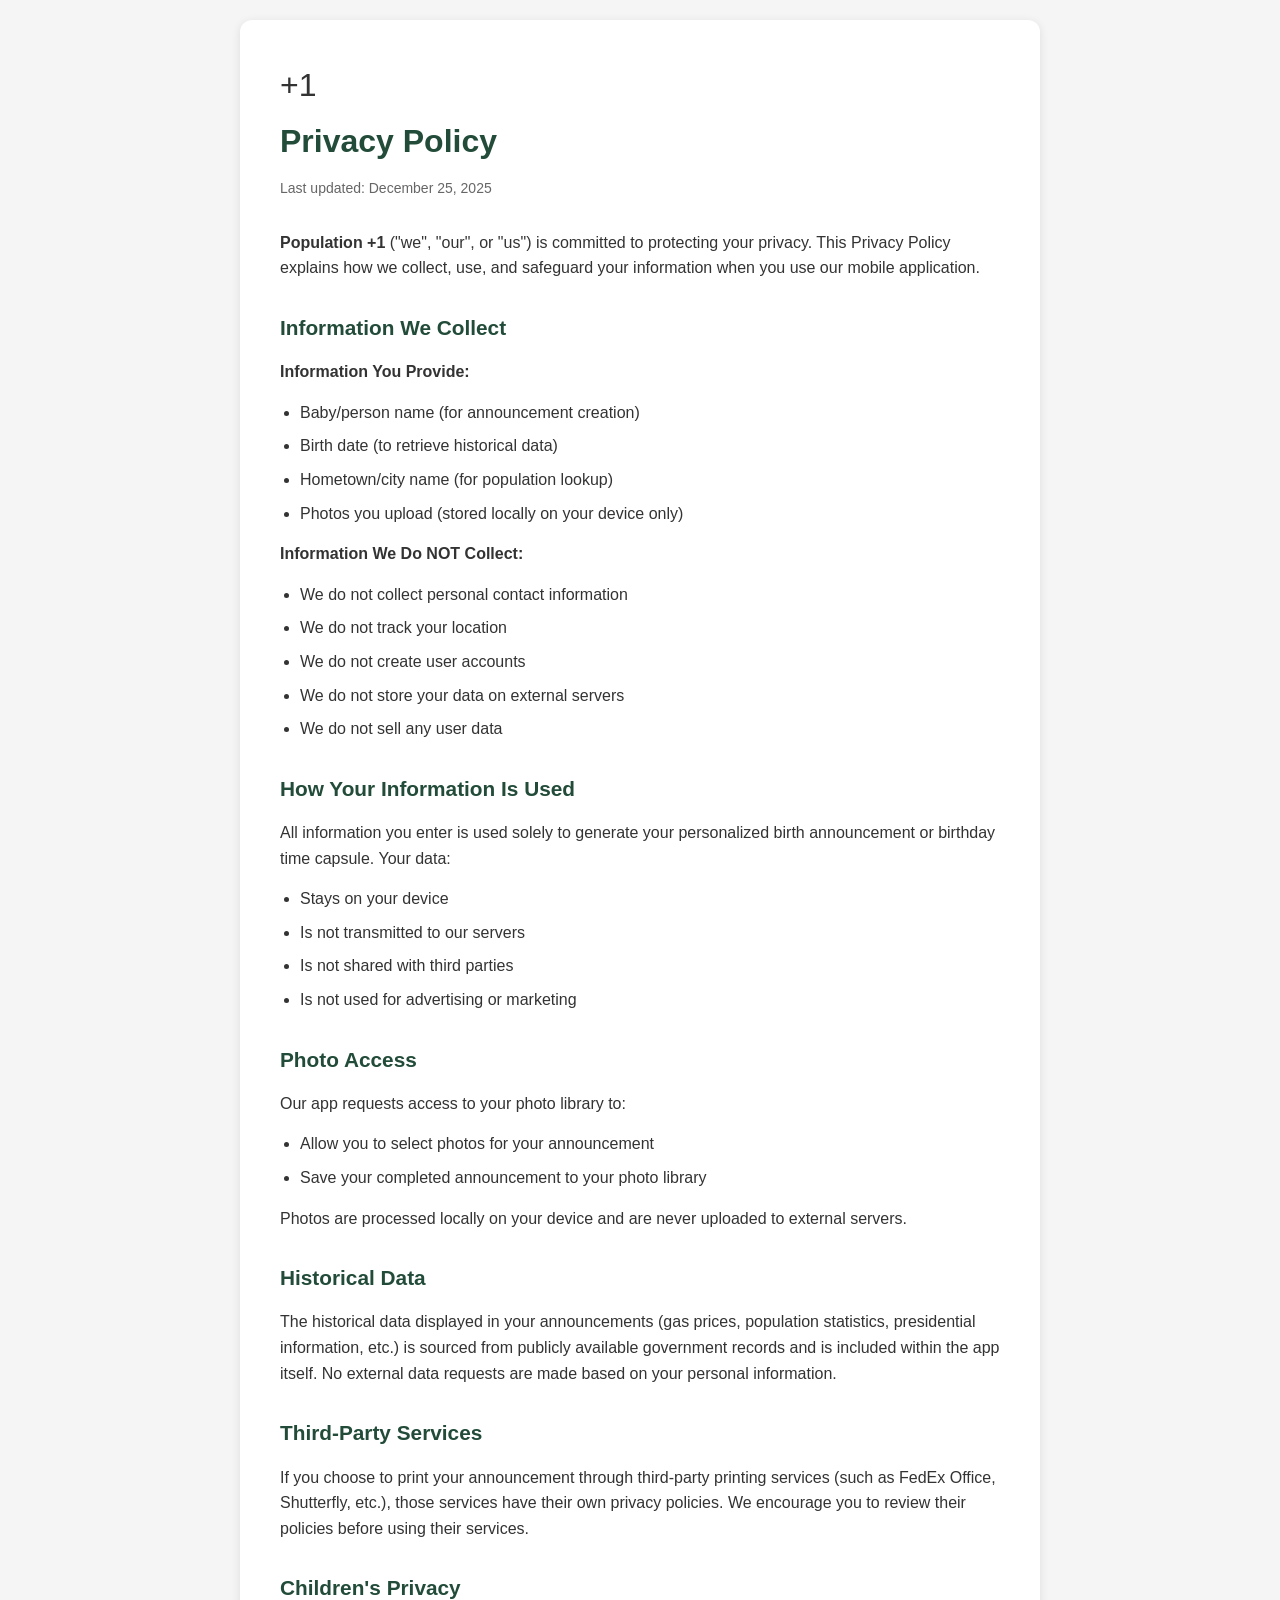
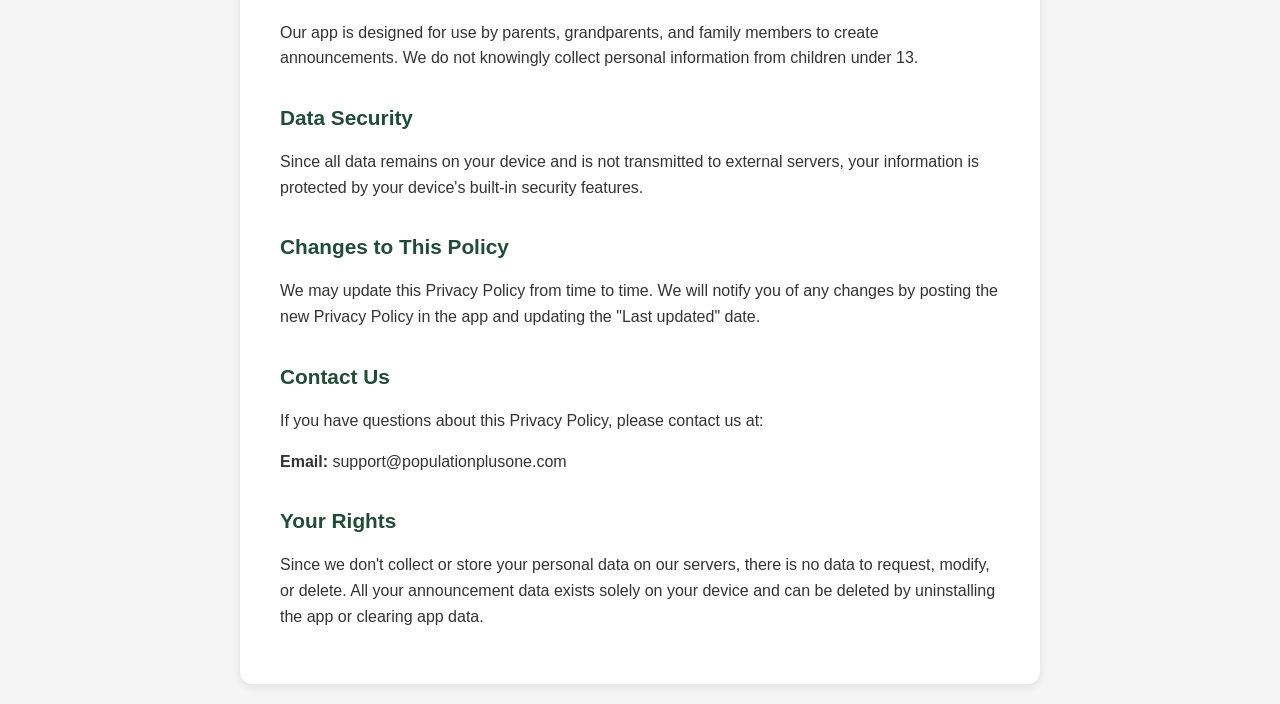
<file: privacy.html>
<!DOCTYPE html>
<html lang="en">
<head>
    <meta charset="UTF-8">
    <meta name="viewport" content="width=device-width, initial-scale=1.0">
    <title>Privacy Policy - Population +1</title>
    <style>
        * {
            margin: 0;
            padding: 0;
            box-sizing: border-box;
        }
        body {
            font-family: -apple-system, BlinkMacSystemFont, 'Segoe UI', Roboto, sans-serif;
            background: #f5f5f5;
            color: #333;
            line-height: 1.6;
            padding: 20px;
        }
        .container {
            max-width: 800px;
            margin: 0 auto;
            background: white;
            padding: 40px;
            border-radius: 12px;
            box-shadow: 0 2px 10px rgba(0,0,0,0.1);
        }
        h1 {
            color: #224c39;
            margin-bottom: 10px;
        }
        .date {
            color: #666;
            margin-bottom: 30px;
            font-size: 14px;
        }
        h2 {
            color: #224c39;
            margin-top: 30px;
            margin-bottom: 15px;
            font-size: 1.3em;
        }
        p, ul {
            margin-bottom: 15px;
        }
        ul {
            padding-left: 20px;
        }
        li {
            margin-bottom: 8px;
        }
        a {
            color: #224c39;
        }
        .logo {
            font-size: 2em;
            margin-bottom: 5px;
        }
    </style>
</head>
<body>
    <div class="container">
        <div class="logo">+1</div>
        <h1>Privacy Policy</h1>
        <p class="date">Last updated: December 25, 2025</p>

        <p><strong>Population +1</strong> ("we", "our", or "us") is committed to protecting your privacy. This Privacy Policy explains how we collect, use, and safeguard your information when you use our mobile application.</p>

        <h2>Information We Collect</h2>
        <p><strong>Information You Provide:</strong></p>
        <ul>
            <li>Baby/person name (for announcement creation)</li>
            <li>Birth date (to retrieve historical data)</li>
            <li>Hometown/city name (for population lookup)</li>
            <li>Photos you upload (stored locally on your device only)</li>
        </ul>

        <p><strong>Information We Do NOT Collect:</strong></p>
        <ul>
            <li>We do not collect personal contact information</li>
            <li>We do not track your location</li>
            <li>We do not create user accounts</li>
            <li>We do not store your data on external servers</li>
            <li>We do not sell any user data</li>
        </ul>

        <h2>How Your Information Is Used</h2>
        <p>All information you enter is used solely to generate your personalized birth announcement or birthday time capsule. Your data:</p>
        <ul>
            <li>Stays on your device</li>
            <li>Is not transmitted to our servers</li>
            <li>Is not shared with third parties</li>
            <li>Is not used for advertising or marketing</li>
        </ul>

        <h2>Photo Access</h2>
        <p>Our app requests access to your photo library to:</p>
        <ul>
            <li>Allow you to select photos for your announcement</li>
            <li>Save your completed announcement to your photo library</li>
        </ul>
        <p>Photos are processed locally on your device and are never uploaded to external servers.</p>

        <h2>Historical Data</h2>
        <p>The historical data displayed in your announcements (gas prices, population statistics, presidential information, etc.) is sourced from publicly available government records and is included within the app itself. No external data requests are made based on your personal information.</p>

        <h2>Third-Party Services</h2>
        <p>If you choose to print your announcement through third-party printing services (such as FedEx Office, Shutterfly, etc.), those services have their own privacy policies. We encourage you to review their policies before using their services.</p>

        <h2>Children's Privacy</h2>
        <p>Our app is designed for use by parents, grandparents, and family members to create announcements. We do not knowingly collect personal information from children under 13.</p>

        <h2>Data Security</h2>
        <p>Since all data remains on your device and is not transmitted to external servers, your information is protected by your device's built-in security features.</p>

        <h2>Changes to This Policy</h2>
        <p>We may update this Privacy Policy from time to time. We will notify you of any changes by posting the new Privacy Policy in the app and updating the "Last updated" date.</p>

        <h2>Contact Us</h2>
        <p>If you have questions about this Privacy Policy, please contact us at:</p>
        <p><strong>Email:</strong> support@populationplusone.com</p>

        <h2>Your Rights</h2>
        <p>Since we don't collect or store your personal data on our servers, there is no data to request, modify, or delete. All your announcement data exists solely on your device and can be deleted by uninstalling the app or clearing app data.</p>
    </div>
</body>
</html>
</file>
<file: site.css>
/* Population Plus One — Shared Site CSS
   Import this file from every page with the correct relative path.
   Page-specific styles go inline or in a local <style> block. */

*, *::before, *::after { box-sizing: border-box; margin: 0; padding: 0; }

:root {
    --bg:          #07071a;
    --surface:     #0f0f2e;
    --card:        #13133a;
    --border:      rgba(255,255,255,0.08);
    --gold:        #d4af37;
    --gold-dim:    rgba(212,175,55,0.15);
    --purple:      #7c3aed;
    --purple-dim:  rgba(124,58,237,0.15);
    --text:        rgba(255,255,255,0.88);
    --muted:       rgba(255,255,255,0.45);
    --radius:      16px;

    /* App accent palette */
    --cosmic:  #7c3aed;
    --stars:   #3b82f6;
    --wheels:  #f59e0b;
    --plusone: #06b6d4;
}

html { scroll-behavior: smooth; }

body {
    font-family: -apple-system, BlinkMacSystemFont, 'Segoe UI', Roboto, sans-serif;
    background: var(--bg);
    color: var(--text);
    line-height: 1.65;
}

/* ── NAV ── */
.site-nav {
    position: sticky; top: 0; z-index: 100;
    display: flex; justify-content: space-between; align-items: center;
    padding: 0 40px; height: 64px;
    background: rgba(7,7,26,0.94);
    backdrop-filter: blur(14px);
    border-bottom: 1px solid var(--border);
}
.nav-logo {
    font-size: 15px; font-weight: 700; color: var(--gold);
    letter-spacing: 0.5px; text-decoration: none; white-space: nowrap;
}
.nav-links {
    display: flex; gap: 28px; list-style: none; align-items: center;
}
.nav-links a {
    color: var(--muted); text-decoration: none;
    font-size: 13px; font-weight: 500; transition: color 0.2s;
}
.nav-links a:hover, .nav-links a.active { color: var(--text); }
.nav-cta {
    background: var(--gold); color: #07071a !important;
    padding: 7px 16px; border-radius: 8px; font-weight: 700 !important;
    font-size: 12px !important; letter-spacing: 0.3px;
}
.nav-cta:hover { background: #e8c547 !important; opacity: 1 !important; }

/* ── BUTTONS ── */
.btn {
    display: inline-block; padding: 13px 26px; border-radius: 12px;
    font-size: 14px; font-weight: 700; text-decoration: none;
    transition: all 0.2s; letter-spacing: 0.3px; cursor: pointer; border: none;
    font-family: inherit;
}
.btn-primary { background: var(--gold); color: #07071a; }
.btn-primary:hover { background: #e8c547; transform: translateY(-1px); }
.btn-ghost {
    border: 1px solid rgba(255,255,255,0.2); color: var(--text);
    background: rgba(255,255,255,0.04);
}
.btn-ghost:hover { border-color: rgba(255,255,255,0.4); background: rgba(255,255,255,0.08); }
.btn-sm { padding: 9px 18px; font-size: 13px; border-radius: 9px; }

/* ── LAYOUT ── */
.container { max-width: 1100px; margin: 0 auto; }
.container-sm { max-width: 760px; margin: 0 auto; }
section { padding: 96px 24px; }
section.surface { background: var(--surface); }

/* ── SECTION HEADERS ── */
.section-label {
    font-size: 11px; font-weight: 700; letter-spacing: 4px;
    text-transform: uppercase; color: var(--gold); margin-bottom: 12px;
}
.section-title {
    font-size: clamp(26px, 4vw, 42px); font-weight: 800; color: #fff; margin-bottom: 16px;
}
.section-sub {
    font-size: 16px; color: var(--muted); line-height: 1.75;
}
.section-header-center { text-align: center; }
.section-header-center .section-sub { max-width: 540px; margin: 0 auto; }

/* ── CARDS ── */
.card {
    background: var(--card); border: 1px solid var(--border);
    border-radius: var(--radius); padding: 28px;
}
.card-accent-top::before {
    content: ''; display: block; height: 2px; width: 100%;
    background: var(--accent, var(--gold)); margin-bottom: 24px;
    margin-left: -28px; width: calc(100% + 56px); margin-top: -28px; border-radius: var(--radius) var(--radius) 0 0;
}

/* ── PAGE HERO (inner pages) ── */
.page-hero {
    padding: 72px 24px 64px; text-align: center;
    border-bottom: 1px solid var(--border);
}
.page-hero-icon { font-size: 48px; margin-bottom: 16px; }
.page-hero h1 { font-size: clamp(28px, 5vw, 52px); font-weight: 800; color: #fff; margin-bottom: 14px; }
.page-hero .hero-sub { font-size: 16px; color: var(--muted); max-width: 560px; margin: 0 auto; line-height: 1.75; }
.page-eyebrow {
    font-size: 11px; font-weight: 700; letter-spacing: 4px; text-transform: uppercase;
    color: var(--gold); margin-bottom: 14px; display: block;
}

/* ── APP BADGES (accent colors) ── */
.badge {
    display: inline-block; font-size: 10px; font-weight: 700; letter-spacing: 1.5px;
    text-transform: uppercase; padding: 3px 10px; border-radius: 20px;
    background: var(--gold-dim); color: var(--gold);
}
.badge-cosmic  { background: rgba(124,58,237,0.15); color: #a78bfa; }
.badge-stars   { background: rgba(59,130,246,0.15); color: #60a5fa; }
.badge-wheels  { background: rgba(245,158,11,0.15); color: #fbbf24; }
.badge-plusone { background: rgba(6,182,212,0.15); color: #22d3ee; }

/* ── DIVIDERS ── */
.divider { height: 1px; background: var(--border); margin: 0; border: none; }

/* ── FOOTER ── */
.site-footer {
    border-top: 1px solid var(--border); padding: 48px 24px 32px;
    color: var(--muted); font-size: 13px;
}
.footer-inner {
    max-width: 1100px; margin: 0 auto;
    display: grid; grid-template-columns: 1fr auto; gap: 48px; align-items: start;
}
.footer-brand { margin-bottom: 16px; }
.footer-brand-name { font-size: 15px; font-weight: 700; color: var(--gold); margin-bottom: 6px; }
.footer-brand-desc { font-size: 12px; color: var(--muted); line-height: 1.6; max-width: 320px; }
.footer-cols { display: flex; gap: 56px; }
.footer-col-title { font-size: 11px; font-weight: 700; color: var(--text); text-transform: uppercase; letter-spacing: 1.5px; margin-bottom: 14px; }
.footer-col ul { list-style: none; display: flex; flex-direction: column; gap: 10px; }
.footer-col ul li a { color: var(--muted); text-decoration: none; font-size: 13px; transition: color 0.2s; }
.footer-col ul li a:hover { color: var(--text); }
.footer-bottom {
    max-width: 1100px; margin: 32px auto 0; padding-top: 24px;
    border-top: 1px solid var(--border);
    display: flex; justify-content: space-between; align-items: center;
    flex-wrap: wrap; gap: 12px; font-size: 12px; color: var(--muted);
}
.footer-bottom a { color: var(--muted); text-decoration: none; }
.footer-bottom a:hover { color: var(--text); }

/* ── RESPONSIVE ── */
@media (max-width: 768px) {
    .site-nav { padding: 0 20px; }
    .nav-links { display: none; }
    section { padding: 64px 20px; }
    .footer-inner { grid-template-columns: 1fr; gap: 32px; }
    .footer-cols { flex-direction: column; gap: 28px; }
    .footer-bottom { flex-direction: column; text-align: center; }
}

@media (max-width: 480px) {
    .page-hero { padding: 48px 20px 40px; }
}
</file>
<file: docs/site.css>
/* Population Plus One — Shared Site CSS
   Import this file from every page with the correct relative path.
   Page-specific styles go inline or in a local <style> block. */

*, *::before, *::after { box-sizing: border-box; margin: 0; padding: 0; }

:root {
    --bg:          #07071a;
    --surface:     #0f0f2e;
    --card:        #13133a;
    --border:      rgba(255,255,255,0.08);
    --gold:        #d4af37;
    --gold-dim:    rgba(212,175,55,0.15);
    --purple:      #7c3aed;
    --purple-dim:  rgba(124,58,237,0.15);
    --text:        rgba(255,255,255,0.88);
    --muted:       rgba(255,255,255,0.45);
    --radius:      16px;

    /* App accent palette */
    --cosmic:  #7c3aed;
    --stars:   #3b82f6;
    --wheels:  #f59e0b;
    --plusone: #06b6d4;
}

html { scroll-behavior: smooth; }

body {
    font-family: -apple-system, BlinkMacSystemFont, 'Segoe UI', Roboto, sans-serif;
    background: var(--bg);
    color: var(--text);
    line-height: 1.65;
}

/* ── NAV ── */
.site-nav {
    position: sticky; top: 0; z-index: 100;
    display: flex; justify-content: space-between; align-items: center;
    padding: 0 40px; height: 64px;
    background: rgba(7,7,26,0.94);
    backdrop-filter: blur(14px);
    border-bottom: 1px solid var(--border);
}
.nav-logo {
    font-size: 15px; font-weight: 700; color: var(--gold);
    letter-spacing: 0.5px; text-decoration: none; white-space: nowrap;
}
.nav-links {
    display: flex; gap: 28px; list-style: none; align-items: center;
}
.nav-links a {
    color: var(--muted); text-decoration: none;
    font-size: 13px; font-weight: 500; transition: color 0.2s;
}
.nav-links a:hover, .nav-links a.active { color: var(--text); }
.nav-cta {
    background: var(--gold); color: #07071a !important;
    padding: 7px 16px; border-radius: 8px; font-weight: 700 !important;
    font-size: 12px !important; letter-spacing: 0.3px;
}
.nav-cta:hover { background: #e8c547 !important; opacity: 1 !important; }

/* ── BUTTONS ── */
.btn {
    display: inline-block; padding: 13px 26px; border-radius: 12px;
    font-size: 14px; font-weight: 700; text-decoration: none;
    transition: all 0.2s; letter-spacing: 0.3px; cursor: pointer; border: none;
    font-family: inherit;
}
.btn-primary { background: var(--gold); color: #07071a; }
.btn-primary:hover { background: #e8c547; transform: translateY(-1px); }
.btn-ghost {
    border: 1px solid rgba(255,255,255,0.2); color: var(--text);
    background: rgba(255,255,255,0.04);
}
.btn-ghost:hover { border-color: rgba(255,255,255,0.4); background: rgba(255,255,255,0.08); }
.btn-sm { padding: 9px 18px; font-size: 13px; border-radius: 9px; }

/* ── LAYOUT ── */
.container { max-width: 1100px; margin: 0 auto; }
.container-sm { max-width: 760px; margin: 0 auto; }
section { padding: 96px 24px; }
section.surface { background: var(--surface); }

/* ── SECTION HEADERS ── */
.section-label {
    font-size: 11px; font-weight: 700; letter-spacing: 4px;
    text-transform: uppercase; color: var(--gold); margin-bottom: 12px;
}
.section-title {
    font-size: clamp(26px, 4vw, 42px); font-weight: 800; color: #fff; margin-bottom: 16px;
}
.section-sub {
    font-size: 16px; color: var(--muted); line-height: 1.75;
}
.section-header-center { text-align: center; }
.section-header-center .section-sub { max-width: 540px; margin: 0 auto; }

/* ── CARDS ── */
.card {
    background: var(--card); border: 1px solid var(--border);
    border-radius: var(--radius); padding: 28px;
}
.card-accent-top::before {
    content: ''; display: block; height: 2px; width: 100%;
    background: var(--accent, var(--gold)); margin-bottom: 24px;
    margin-left: -28px; width: calc(100% + 56px); margin-top: -28px; border-radius: var(--radius) var(--radius) 0 0;
}

/* ── PAGE HERO (inner pages) ── */
.page-hero {
    padding: 72px 24px 64px; text-align: center;
    border-bottom: 1px solid var(--border);
}
.page-hero-icon { font-size: 48px; margin-bottom: 16px; }
.page-hero h1 { font-size: clamp(28px, 5vw, 52px); font-weight: 800; color: #fff; margin-bottom: 14px; }
.page-hero .hero-sub { font-size: 16px; color: var(--muted); max-width: 560px; margin: 0 auto; line-height: 1.75; }
.page-eyebrow {
    font-size: 11px; font-weight: 700; letter-spacing: 4px; text-transform: uppercase;
    color: var(--gold); margin-bottom: 14px; display: block;
}

/* ── APP BADGES (accent colors) ── */
.badge {
    display: inline-block; font-size: 10px; font-weight: 700; letter-spacing: 1.5px;
    text-transform: uppercase; padding: 3px 10px; border-radius: 20px;
    background: var(--gold-dim); color: var(--gold);
}
.badge-cosmic  { background: rgba(124,58,237,0.15); color: #a78bfa; }
.badge-stars   { background: rgba(59,130,246,0.15); color: #60a5fa; }
.badge-wheels  { background: rgba(245,158,11,0.15); color: #fbbf24; }
.badge-plusone { background: rgba(6,182,212,0.15); color: #22d3ee; }

/* ── DIVIDERS ── */
.divider { height: 1px; background: var(--border); margin: 0; border: none; }

/* ── FOOTER ── */
.site-footer {
    border-top: 1px solid var(--border); padding: 48px 24px 32px;
    color: var(--muted); font-size: 13px;
}
.footer-inner {
    max-width: 1100px; margin: 0 auto;
    display: grid; grid-template-columns: 1fr auto; gap: 48px; align-items: start;
}
.footer-brand { margin-bottom: 16px; }
.footer-brand-name { font-size: 15px; font-weight: 700; color: var(--gold); margin-bottom: 6px; }
.footer-brand-desc { font-size: 12px; color: var(--muted); line-height: 1.6; max-width: 320px; }
.footer-cols { display: flex; gap: 56px; }
.footer-col-title { font-size: 11px; font-weight: 700; color: var(--text); text-transform: uppercase; letter-spacing: 1.5px; margin-bottom: 14px; }
.footer-col ul { list-style: none; display: flex; flex-direction: column; gap: 10px; }
.footer-col ul li a { color: var(--muted); text-decoration: none; font-size: 13px; transition: color 0.2s; }
.footer-col ul li a:hover { color: var(--text); }
.footer-bottom {
    max-width: 1100px; margin: 32px auto 0; padding-top: 24px;
    border-top: 1px solid var(--border);
    display: flex; justify-content: space-between; align-items: center;
    flex-wrap: wrap; gap: 12px; font-size: 12px; color: var(--muted);
}
.footer-bottom a { color: var(--muted); text-decoration: none; }
.footer-bottom a:hover { color: var(--text); }

/* ── RESPONSIVE ── */
@media (max-width: 768px) {
    .site-nav { padding: 0 20px; }
    .nav-links { display: none; }
    section { padding: 64px 20px; }
    .footer-inner { grid-template-columns: 1fr; gap: 32px; }
    .footer-cols { flex-direction: column; gap: 28px; }
    .footer-bottom { flex-direction: column; text-align: center; }
}

@media (max-width: 480px) {
    .page-hero { padding: 48px 20px 40px; }
}
</file>
<file: privacy/privacy-shared.css>
/* Population Plus One — Shared Privacy Policy Styles */
*, *::before, *::after { box-sizing: border-box; margin: 0; padding: 0; }

:root {
    --bg:       #07071a;
    --surface:  #0f0f2e;
    --card:     #13133a;
    --border:   rgba(255,255,255,0.08);
    --gold:     #d4af37;
    --text:     rgba(255,255,255,0.88);
    --muted:    rgba(255,255,255,0.45);
    --accent:   var(--gold);        /* overridden per-page */
    --radius:   14px;
}

body {
    font-family: -apple-system, BlinkMacSystemFont, 'Segoe UI', Roboto, sans-serif;
    background: var(--bg);
    color: var(--text);
    line-height: 1.7;
    padding-bottom: 80px;
}

/* ── TOP BAR ── */
.topbar {
    display: flex; justify-content: space-between; align-items: center;
    padding: 0 32px; height: 56px;
    background: rgba(7,7,26,0.9);
    backdrop-filter: blur(10px);
    border-bottom: 1px solid var(--border);
    position: sticky; top: 0; z-index: 50;
}
.topbar-brand { font-size: 13px; font-weight: 700; color: var(--gold); letter-spacing: 0.3px; text-decoration: none; }
.topbar-back {
    font-size: 12px; color: var(--muted); text-decoration: none;
    display: flex; align-items: center; gap: 6px; transition: color 0.2s;
}
.topbar-back:hover { color: var(--text); }

/* ── HERO BANNER ── */
.policy-hero {
    background: radial-gradient(ellipse 80% 60% at 50% 0%, rgba(124,58,237,0.12) 0%, transparent 70%);
    padding: 64px 32px 56px;
    text-align: center;
    border-bottom: 1px solid var(--border);
}
.policy-hero-icon { font-size: 48px; margin-bottom: 16px; }
.policy-hero h1 { font-size: 28px; font-weight: 800; color: #fff; margin-bottom: 8px; }
.policy-hero .app-label {
    display: inline-block; font-size: 11px; font-weight: 700; letter-spacing: 3px;
    text-transform: uppercase; padding: 4px 14px; border-radius: 20px;
    background: rgba(255,255,255,0.07); color: var(--muted); margin-bottom: 16px;
}
.policy-hero .effective-date { font-size: 13px; color: var(--muted); margin-bottom: 20px; }
.policy-hero .summary {
    font-size: 15px; color: var(--muted); max-width: 560px; margin: 0 auto;
    line-height: 1.7; border-top: 1px solid var(--border); padding-top: 20px;
}

/* ── QUICK FACTS ── */
.quick-facts {
    max-width: 760px; margin: 40px auto; padding: 0 24px;
    display: grid; grid-template-columns: repeat(auto-fill, minmax(160px, 1fr)); gap: 12px;
}
.fact-chip {
    background: var(--card); border: 1px solid var(--border); border-radius: var(--radius);
    padding: 16px; text-align: center;
}
.fact-chip-icon { font-size: 22px; margin-bottom: 6px; }
.fact-chip-label { font-size: 11px; font-weight: 700; color: var(--accent); text-transform: uppercase; letter-spacing: 1px; }
.fact-chip-value { font-size: 12px; color: var(--muted); margin-top: 2px; }

/* ── BODY / SECTIONS ── */
.policy-body { max-width: 760px; margin: 0 auto; padding: 0 24px; }

.policy-section {
    margin-bottom: 40px;
    background: var(--card); border: 1px solid var(--border);
    border-radius: var(--radius); padding: 32px;
    position: relative; overflow: hidden;
}
.policy-section::before {
    content: ''; position: absolute; top: 0; left: 0; width: 3px; height: 100%;
    background: var(--accent);
}
.policy-section h2 {
    font-size: 16px; font-weight: 800; color: #fff;
    margin-bottom: 14px; display: flex; align-items: center; gap: 10px;
}
.policy-section h2 .icon { font-size: 18px; }
.policy-section p { font-size: 14px; color: var(--muted); margin-bottom: 10px; }
.policy-section p:last-child { margin-bottom: 0; }
.policy-section ul {
    list-style: none; margin-top: 10px; display: flex; flex-direction: column; gap: 8px;
}
.policy-section ul li {
    font-size: 14px; color: var(--muted); padding-left: 18px; position: relative;
}
.policy-section ul li::before {
    content: '→'; position: absolute; left: 0; color: var(--accent); font-size: 12px;
}

/* ── PERMISSION TABLE ── */
.perm-table { width: 100%; border-collapse: collapse; margin-top: 14px; }
.perm-table th {
    font-size: 11px; font-weight: 700; text-transform: uppercase; letter-spacing: 1px;
    color: var(--muted); text-align: left; padding: 8px 12px;
    border-bottom: 1px solid var(--border);
}
.perm-table td {
    font-size: 13px; color: var(--muted); padding: 12px 12px;
    border-bottom: 1px solid rgba(255,255,255,0.04); vertical-align: top;
}
.perm-table tr:last-child td { border-bottom: none; }
.perm-name { color: var(--text); font-weight: 600; }

/* ── CONTACT CARD ── */
.contact-card {
    background: linear-gradient(135deg, rgba(212,175,55,0.08), rgba(124,58,237,0.08));
    border: 1px solid rgba(212,175,55,0.2); border-radius: var(--radius);
    padding: 32px; text-align: center; margin-top: 48px;
}
.contact-card h3 { font-size: 18px; font-weight: 800; color: #fff; margin-bottom: 8px; }
.contact-card p { font-size: 14px; color: var(--muted); margin-bottom: 20px; }
.contact-card a {
    display: inline-block; padding: 12px 24px; border-radius: 10px;
    background: var(--gold); color: #07071a; font-size: 13px; font-weight: 700;
    text-decoration: none; transition: opacity 0.2s;
}
.contact-card a:hover { opacity: 0.85; }
.contact-card .alt-contact { font-size: 12px; color: var(--muted); margin-top: 14px; }
.contact-card .alt-contact a { background: none; color: var(--gold); padding: 0; display: inline; }

/* ── FOOTER ── */
.policy-footer {
    max-width: 760px; margin: 0 auto; padding: 32px 24px 0;
    display: flex; justify-content: space-between; align-items: center;
    border-top: 1px solid var(--border); font-size: 12px; color: var(--muted);
    flex-wrap: wrap; gap: 12px;
}
.policy-footer a { color: var(--muted); text-decoration: none; }
.policy-footer a:hover { color: var(--text); }
</file>
<file: docs/privacy/privacy-shared.css>
/* Population Plus One — Shared Privacy Policy Styles */
*, *::before, *::after { box-sizing: border-box; margin: 0; padding: 0; }

:root {
    --bg:       #07071a;
    --surface:  #0f0f2e;
    --card:     #13133a;
    --border:   rgba(255,255,255,0.08);
    --gold:     #d4af37;
    --text:     rgba(255,255,255,0.88);
    --muted:    rgba(255,255,255,0.45);
    --accent:   var(--gold);        /* overridden per-page */
    --radius:   14px;
}

body {
    font-family: -apple-system, BlinkMacSystemFont, 'Segoe UI', Roboto, sans-serif;
    background: var(--bg);
    color: var(--text);
    line-height: 1.7;
    padding-bottom: 80px;
}

/* ── TOP BAR ── */
.topbar {
    display: flex; justify-content: space-between; align-items: center;
    padding: 0 32px; height: 56px;
    background: rgba(7,7,26,0.9);
    backdrop-filter: blur(10px);
    border-bottom: 1px solid var(--border);
    position: sticky; top: 0; z-index: 50;
}
.topbar-brand { font-size: 13px; font-weight: 700; color: var(--gold); letter-spacing: 0.3px; text-decoration: none; }
.topbar-back {
    font-size: 12px; color: var(--muted); text-decoration: none;
    display: flex; align-items: center; gap: 6px; transition: color 0.2s;
}
.topbar-back:hover { color: var(--text); }

/* ── HERO BANNER ── */
.policy-hero {
    background: radial-gradient(ellipse 80% 60% at 50% 0%, rgba(124,58,237,0.12) 0%, transparent 70%);
    padding: 64px 32px 56px;
    text-align: center;
    border-bottom: 1px solid var(--border);
}
.policy-hero-icon { font-size: 48px; margin-bottom: 16px; }
.policy-hero h1 { font-size: 28px; font-weight: 800; color: #fff; margin-bottom: 8px; }
.policy-hero .app-label {
    display: inline-block; font-size: 11px; font-weight: 700; letter-spacing: 3px;
    text-transform: uppercase; padding: 4px 14px; border-radius: 20px;
    background: rgba(255,255,255,0.07); color: var(--muted); margin-bottom: 16px;
}
.policy-hero .effective-date { font-size: 13px; color: var(--muted); margin-bottom: 20px; }
.policy-hero .summary {
    font-size: 15px; color: var(--muted); max-width: 560px; margin: 0 auto;
    line-height: 1.7; border-top: 1px solid var(--border); padding-top: 20px;
}

/* ── QUICK FACTS ── */
.quick-facts {
    max-width: 760px; margin: 40px auto; padding: 0 24px;
    display: grid; grid-template-columns: repeat(auto-fill, minmax(160px, 1fr)); gap: 12px;
}
.fact-chip {
    background: var(--card); border: 1px solid var(--border); border-radius: var(--radius);
    padding: 16px; text-align: center;
}
.fact-chip-icon { font-size: 22px; margin-bottom: 6px; }
.fact-chip-label { font-size: 11px; font-weight: 700; color: var(--accent); text-transform: uppercase; letter-spacing: 1px; }
.fact-chip-value { font-size: 12px; color: var(--muted); margin-top: 2px; }

/* ── BODY / SECTIONS ── */
.policy-body { max-width: 760px; margin: 0 auto; padding: 0 24px; }

.policy-section {
    margin-bottom: 40px;
    background: var(--card); border: 1px solid var(--border);
    border-radius: var(--radius); padding: 32px;
    position: relative; overflow: hidden;
}
.policy-section::before {
    content: ''; position: absolute; top: 0; left: 0; width: 3px; height: 100%;
    background: var(--accent);
}
.policy-section h2 {
    font-size: 16px; font-weight: 800; color: #fff;
    margin-bottom: 14px; display: flex; align-items: center; gap: 10px;
}
.policy-section h2 .icon { font-size: 18px; }
.policy-section p { font-size: 14px; color: var(--muted); margin-bottom: 10px; }
.policy-section p:last-child { margin-bottom: 0; }
.policy-section ul {
    list-style: none; margin-top: 10px; display: flex; flex-direction: column; gap: 8px;
}
.policy-section ul li {
    font-size: 14px; color: var(--muted); padding-left: 18px; position: relative;
}
.policy-section ul li::before {
    content: '→'; position: absolute; left: 0; color: var(--accent); font-size: 12px;
}

/* ── PERMISSION TABLE ── */
.perm-table { width: 100%; border-collapse: collapse; margin-top: 14px; }
.perm-table th {
    font-size: 11px; font-weight: 700; text-transform: uppercase; letter-spacing: 1px;
    color: var(--muted); text-align: left; padding: 8px 12px;
    border-bottom: 1px solid var(--border);
}
.perm-table td {
    font-size: 13px; color: var(--muted); padding: 12px 12px;
    border-bottom: 1px solid rgba(255,255,255,0.04); vertical-align: top;
}
.perm-table tr:last-child td { border-bottom: none; }
.perm-name { color: var(--text); font-weight: 600; }

/* ── CONTACT CARD ── */
.contact-card {
    background: linear-gradient(135deg, rgba(212,175,55,0.08), rgba(124,58,237,0.08));
    border: 1px solid rgba(212,175,55,0.2); border-radius: var(--radius);
    padding: 32px; text-align: center; margin-top: 48px;
}
.contact-card h3 { font-size: 18px; font-weight: 800; color: #fff; margin-bottom: 8px; }
.contact-card p { font-size: 14px; color: var(--muted); margin-bottom: 20px; }
.contact-card a {
    display: inline-block; padding: 12px 24px; border-radius: 10px;
    background: var(--gold); color: #07071a; font-size: 13px; font-weight: 700;
    text-decoration: none; transition: opacity 0.2s;
}
.contact-card a:hover { opacity: 0.85; }
.contact-card .alt-contact { font-size: 12px; color: var(--muted); margin-top: 14px; }
.contact-card .alt-contact a { background: none; color: var(--gold); padding: 0; display: inline; }

/* ── FOOTER ── */
.policy-footer {
    max-width: 760px; margin: 0 auto; padding: 32px 24px 0;
    display: flex; justify-content: space-between; align-items: center;
    border-top: 1px solid var(--border); font-size: 12px; color: var(--muted);
    flex-wrap: wrap; gap: 12px;
}
.policy-footer a { color: var(--muted); text-decoration: none; }
.policy-footer a:hover { color: var(--text); }
</file>
